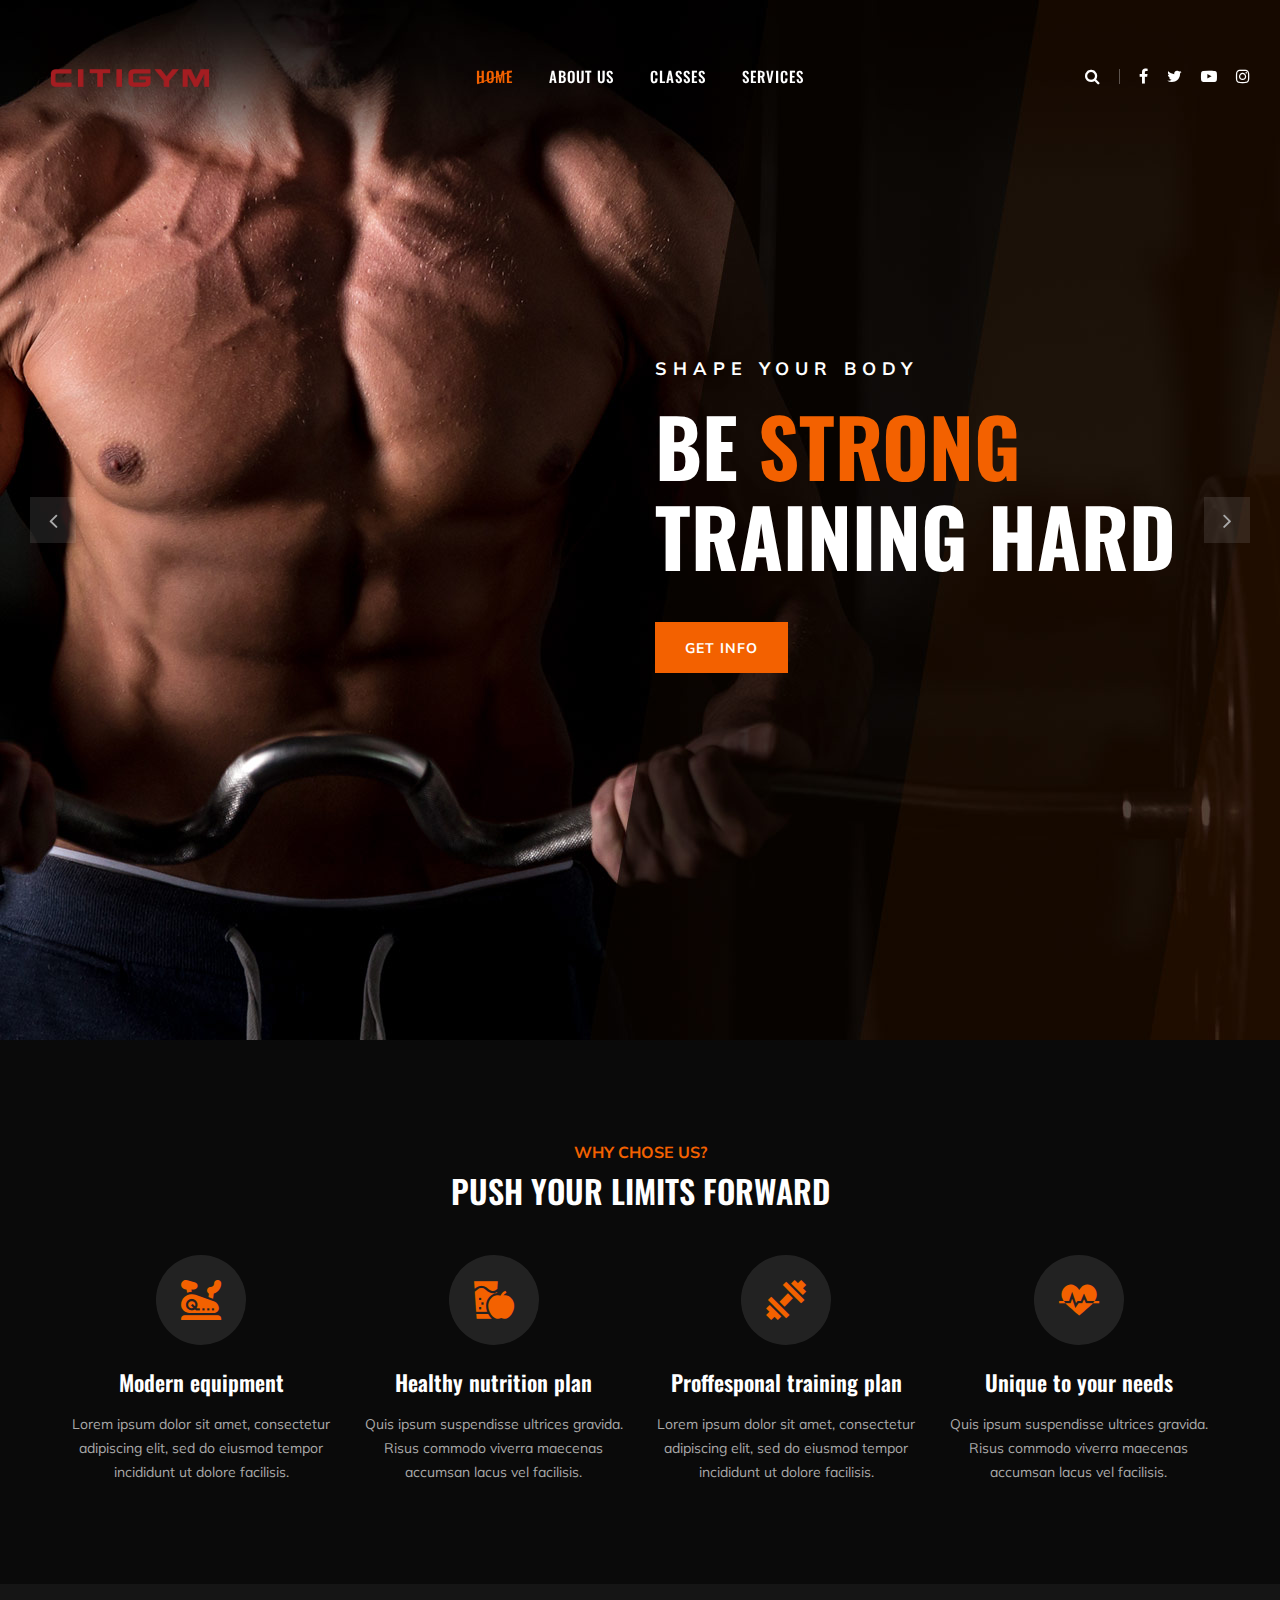
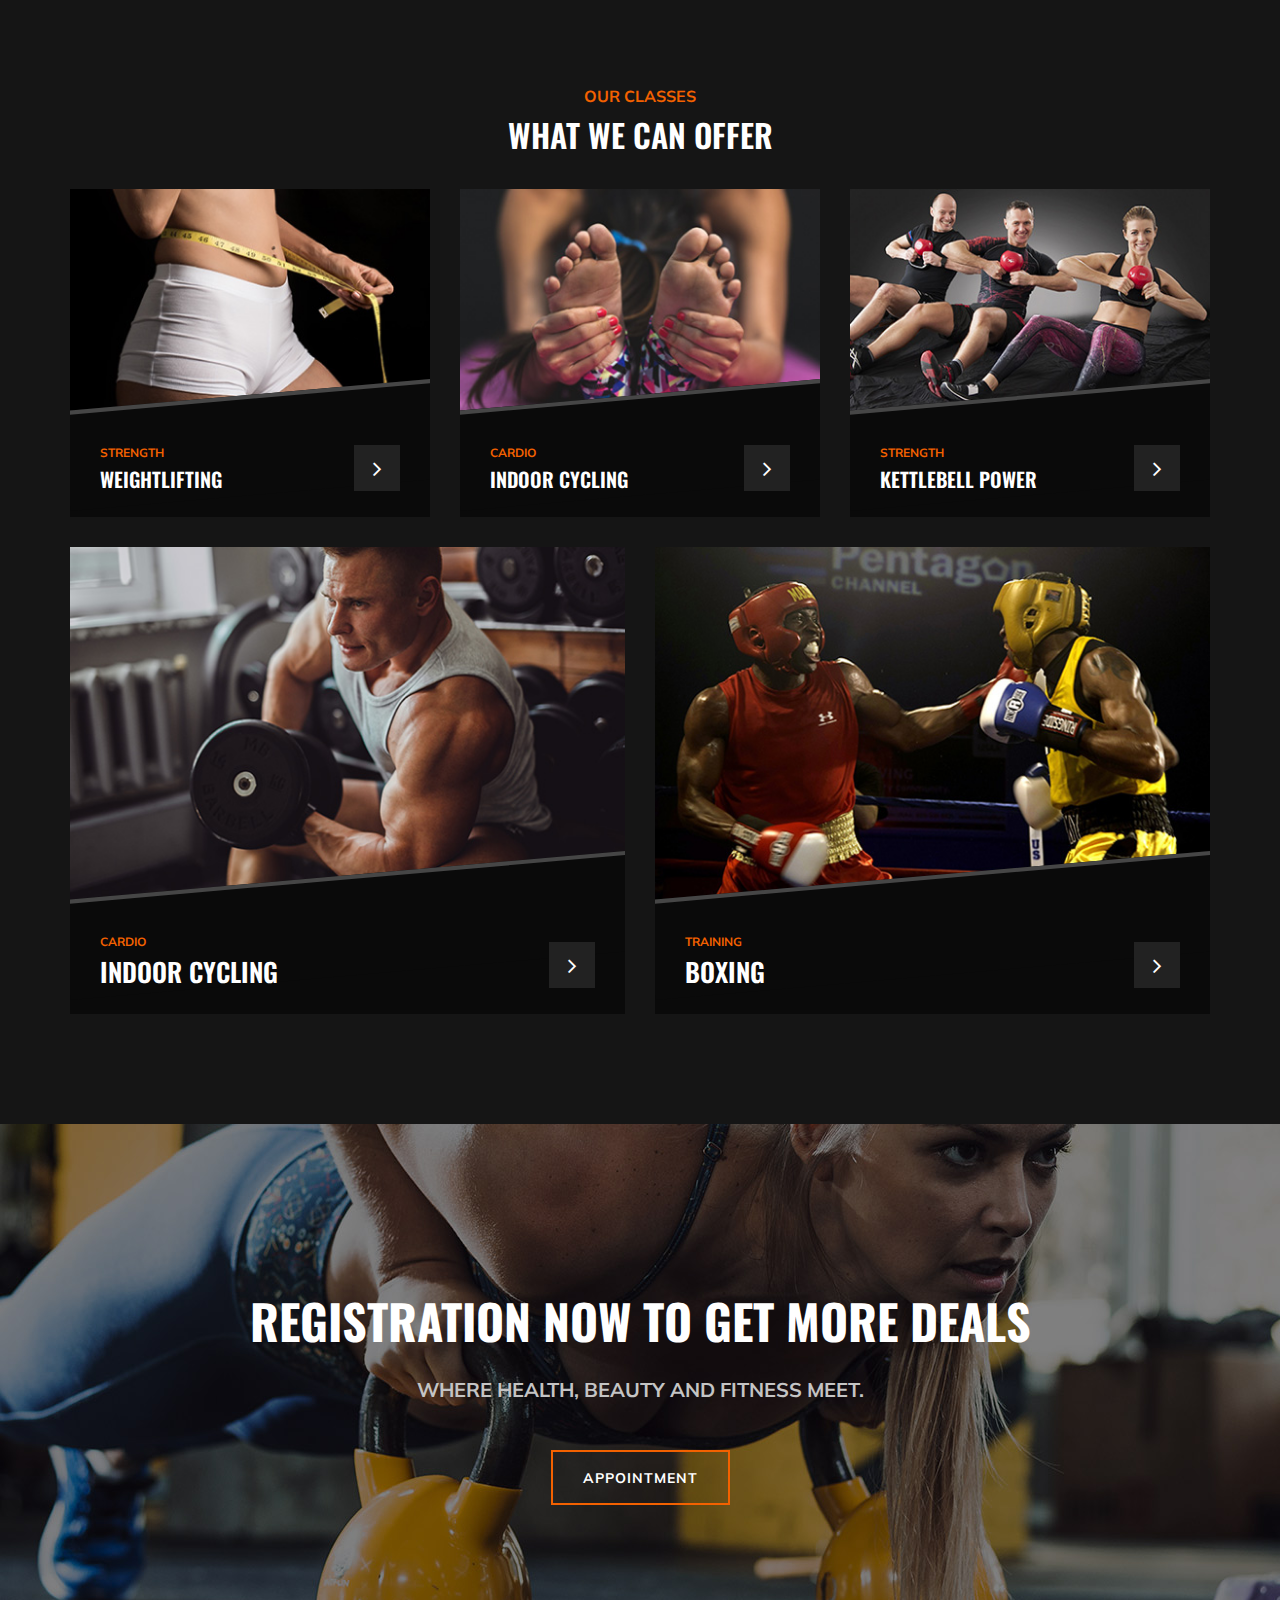
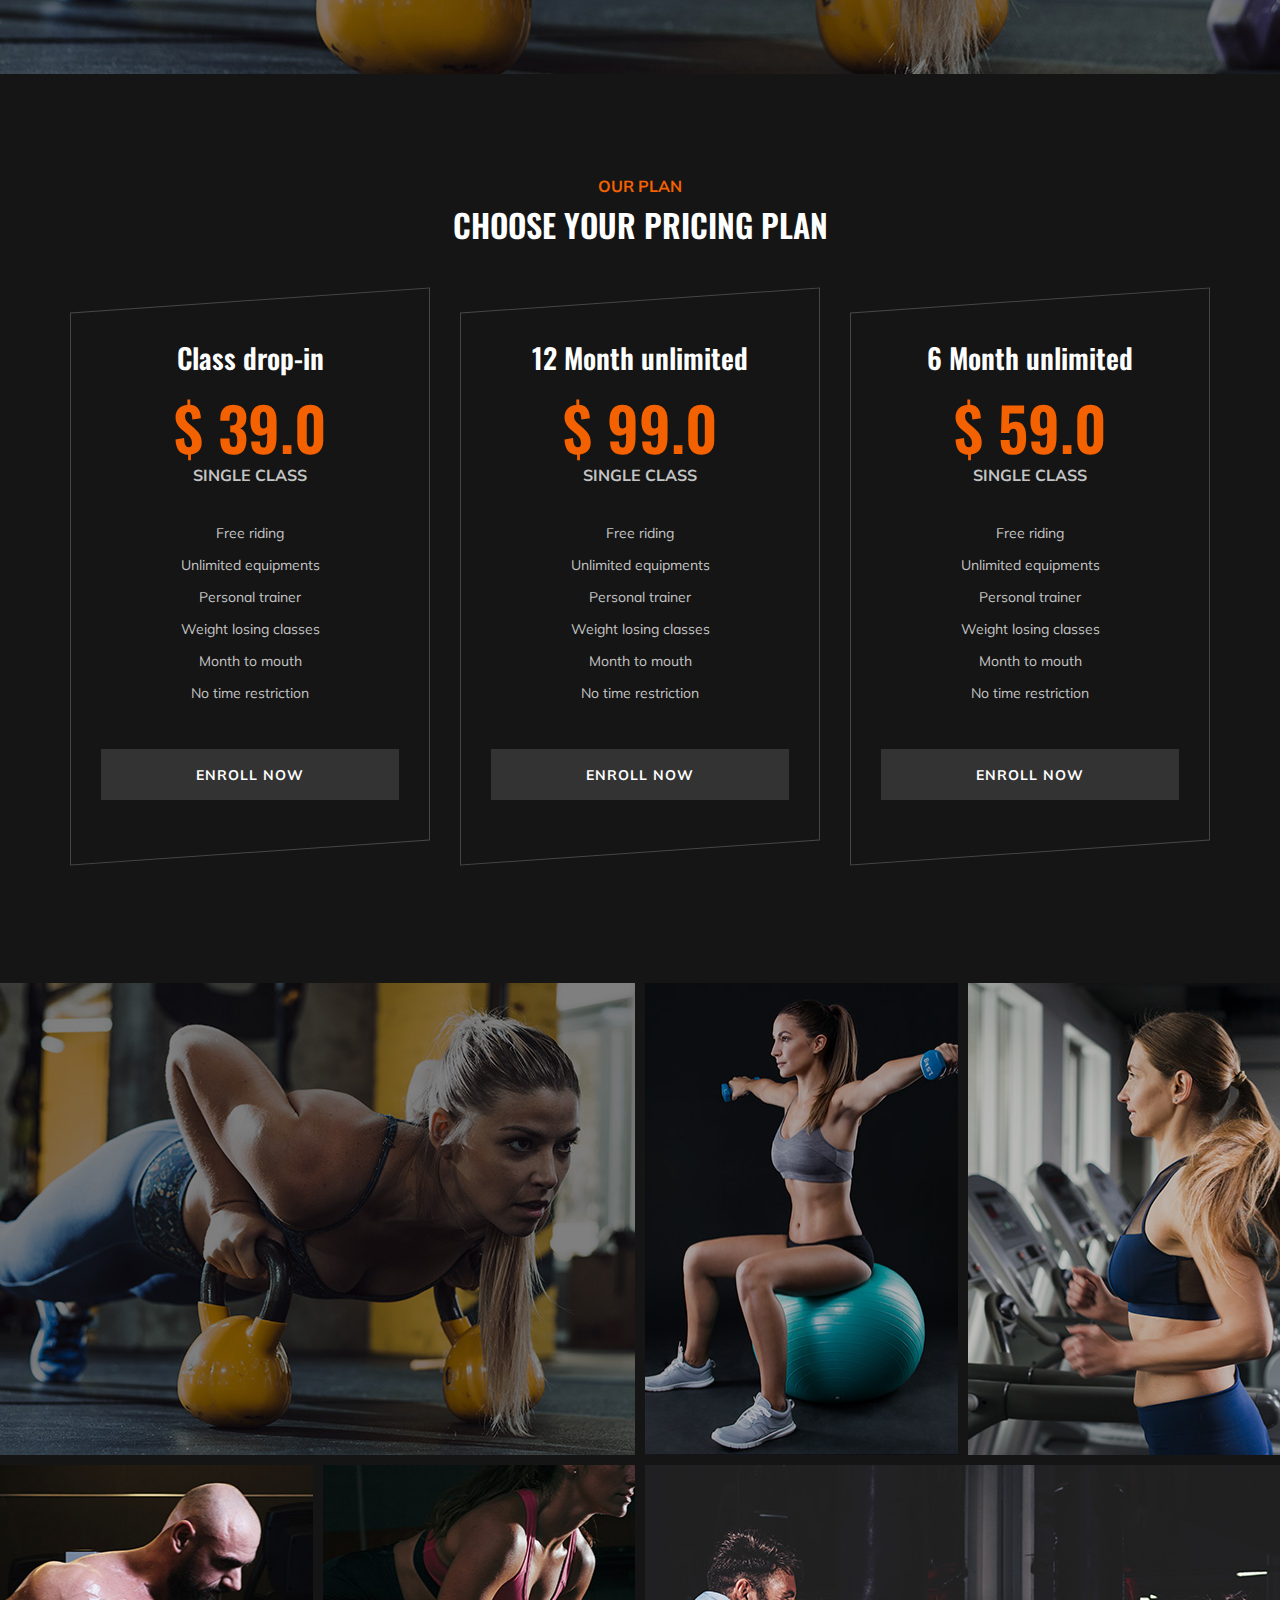
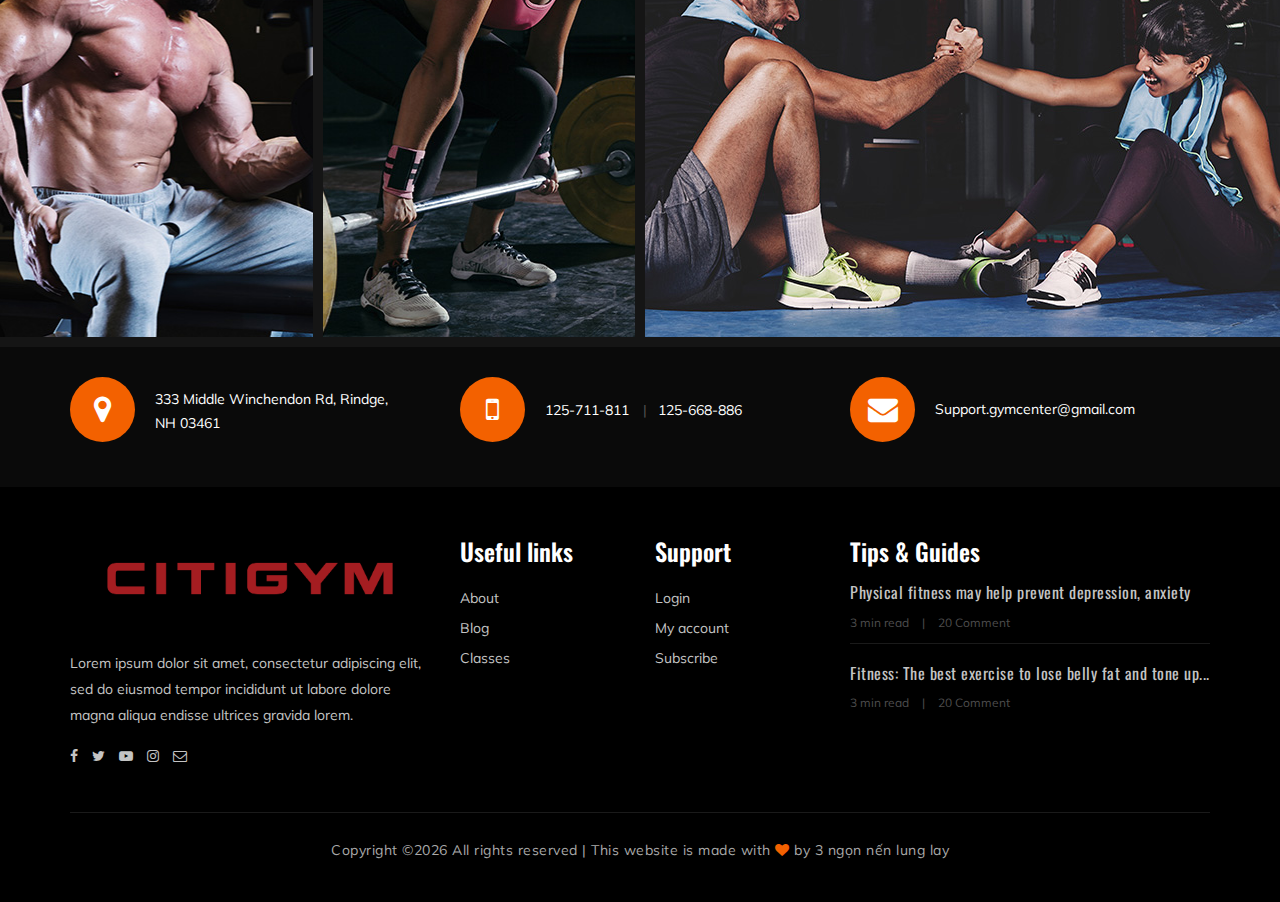
<file: gymlife-master/index.html>
<!DOCTYPE html>
<html lang="zxx">

<head>
    <meta charset="UTF-8">
    <meta name="description" content="Gym Template">
    <meta name="keywords" content="Gym, unica, creative, html">
    <meta name="viewport" content="width=device-width, initial-scale=1.0">
    <meta http-equiv="X-UA-Compatible" content="ie=edge">
    <title>Gym | Template</title>

    <!-- Google Font -->
    <link href="https://fonts.googleapis.com/css?family=Muli:300,400,500,600,700,800,900&display=swap" rel="stylesheet">
    <link href="https://fonts.googleapis.com/css?family=Oswald:300,400,500,600,700&display=swap" rel="stylesheet">

    <!-- Css Styles -->
    <link rel="stylesheet" href="css/bootstrap.min.css" type="text/css">
    <link rel="stylesheet" href="css/font-awesome.min.css" type="text/css">
    <link rel="stylesheet" href="css/flaticon.css" type="text/css">
    <link rel="stylesheet" href="css/owl.carousel.min.css" type="text/css">
    <link rel="stylesheet" href="css/barfiller.css" type="text/css">
    <link rel="stylesheet" href="css/magnific-popup.css" type="text/css">
    <link rel="stylesheet" href="css/slicknav.min.css" type="text/css">
    <link rel="stylesheet" href="css/style.css" type="text/css">
</head>

<body>
    <!-- Offcanvas Menu Section Begin -->
    <div class="offcanvas-menu-overlay"></div>
    <div class="offcanvas-menu-wrapper">
        <div class="canvas-close">
            <i class="fa fa-close"></i>
        </div>
        <div class="canvas-search search-switch">
            <i class="fa fa-search"></i>
        </div>
        <nav class="canvas-menu mobile-menu">
            <ul>
                <li><a href="./index.html">Home</a></li>
                <li><a href="./about-us.html">About Us</a></li>
                <li><a href="./classes.html">Classes</a></li>
                <li><a href="./services.html">Services</a></li>
            </ul>
        </nav>
        <div id="mobile-menu-wrap"></div>
        <div class="canvas-social">
            <a href="https://www.facebook.com/CITIGYMVN" target="_blank">
                <i class="fa fa-facebook"></i>
            </a>
            <a href="#"><i class="fa fa-twitter"></i></a>
            <a href="#"><i class="fa fa-youtube-play"></i></a>
            <a href="https://www.instagram.com/citigymvn/" target="_blank">
                <i class="fa fa-instagram"></i>
            </a>
        </div>
    </div>
    <!-- Offcanvas Menu Section End -->

    <!-- Header Section Begin -->
    <header class="header-section">
        <div class="container-fluid">
            <div class="row">
                <div class="col-lg-3">
                    <div class="logo">
                        <a href="./index.html">
                            <img src="img/logo.png" alt="">
                        </a>
                    </div>
                </div>
                <div class="col-lg-6">
                    <nav class="nav-menu">
                        <ul>
                            <li class="active"><a href="./index.html">Home</a></li>
                            <li><a href="./about-us.html">About Us</a></li>
                            <li><a href="./class-details.html">Classes</a></li>
                            <li><a href="./services.html">Services</a></li>
                        </ul>
                    </nav>
                </div>
                <div class="col-lg-3">
                    <div class="top-option">
                        <div class="to-search search-switch">
                            <i class="fa fa-search"></i>
                        </div>
                        <div class="to-social">
                            <a href="https://www.facebook.com/CITIGYMVN" target="_blank">
                                <i class="fa fa-facebook"></i>
                            </a>
                            <a href="#"><i class="fa fa-twitter"></i></a>
                            <a href="#"><i class="fa fa-youtube-play"></i></a>
                            <a href="https://www.instagram.com/citigymvn/" target="_blank">
                                <i class="fa fa-instagram"></i>
                            </a>
                        </div>
                    </div>
                </div>
            </div>
            <div class="canvas-open">
                <i class="fa fa-bars"></i>
            </div>
        </div>
    </header>
    <!-- Header End -->

    <!-- Hero Section Begin -->
    <section class="hero-section">
        <div class="hs-slider owl-carousel">
            <div class="hs-item set-bg" data-setbg="img/hero/hero-1.jpg">
                <div class="container">
                    <div class="row">
                        <div class="col-lg-6 offset-lg-6">
                            <div class="hi-text">
                                <span>Shape your body</span>
                                <h1>Be <strong>strong</strong> training hard</h1>
                                <a href="#" class="primary-btn">Get info</a>
                            </div>
                        </div>
                    </div>
                </div>
            </div>
            <div class="hs-item set-bg" data-setbg="img/hero/hero-2.jpg">
                <div class="container">
                    <div class="row">
                        <div class="col-lg-6 offset-lg-6">
                            <div class="hi-text">
                                <span>Shape your body</span>
                                <h1>Be <strong>strong</strong> training hard</h1>
                                <a href="#" class="primary-btn">Get info</a>
                            </div>
                        </div>
                    </div>
                </div>
            </div>
        </div>
    </section>
    <!-- Hero Section End -->

    <!-- ChoseUs Section Begin -->
    <section class="choseus-section spad">
        <div class="container">
            <div class="row">
                <div class="col-lg-12">
                    <div class="section-title">
                        <span>Why chose us?</span>
                        <h2>PUSH YOUR LIMITS FORWARD</h2>
                    </div>
                </div>
            </div>
            <div class="row">
                <div class="col-lg-3 col-sm-6">
                    <div class="cs-item">
                        <span class="flaticon-034-stationary-bike"></span>
                        <h4>Modern equipment</h4>
                        <p>Lorem ipsum dolor sit amet, consectetur adipiscing elit, sed do eiusmod tempor incididunt ut
                            dolore facilisis.</p>
                    </div>
                </div>
                <div class="col-lg-3 col-sm-6">
                    <div class="cs-item">
                        <span class="flaticon-033-juice"></span>
                        <h4>Healthy nutrition plan</h4>
                        <p>Quis ipsum suspendisse ultrices gravida. Risus commodo viverra maecenas accumsan lacus vel
                            facilisis.</p>
                    </div>
                </div>
                <div class="col-lg-3 col-sm-6">
                    <div class="cs-item">
                        <span class="flaticon-002-dumbell"></span>
                        <h4>Proffesponal training plan</h4>
                        <p>Lorem ipsum dolor sit amet, consectetur adipiscing elit, sed do eiusmod tempor incididunt ut
                            dolore facilisis.</p>
                    </div>
                </div>
                <div class="col-lg-3 col-sm-6">
                    <div class="cs-item">
                        <span class="flaticon-014-heart-beat"></span>
                        <h4>Unique to your needs</h4>
                        <p>Quis ipsum suspendisse ultrices gravida. Risus commodo viverra maecenas accumsan lacus vel
                            facilisis.</p>
                    </div>
                </div>
            </div>
        </div>
    </section>
    <!-- ChoseUs Section End -->

    <!-- Classes Section Begin -->
    <section class="classes-section spad">
        <div class="container">
            <div class="row">
                <div class="col-lg-12">
                    <div class="section-title">
                        <span>Our Classes</span>
                        <h2>WHAT WE CAN OFFER</h2>
                    </div>
                </div>
            </div>
            <div class="row">
                <div class="col-lg-4 col-md-6">
                    <div class="class-item">
                        <div class="ci-pic">
                            <img src="img/classes/class-1.jpg" alt="">
                        </div>
                        <div class="ci-text">
                            <span>STRENGTH</span>
                            <h5>Weightlifting</h5>
                            <a href="#"><i class="fa fa-angle-right"></i></a>
                        </div>
                    </div>
                </div>
                <div class="col-lg-4 col-md-6">
                    <div class="class-item">
                        <div class="ci-pic">
                            <img src="img/classes/class-2.jpg" alt="">
                        </div>
                        <div class="ci-text">
                            <span>Cardio</span>
                            <h5>Indoor cycling</h5>
                            <a href="#"><i class="fa fa-angle-right"></i></a>
                        </div>
                    </div>
                </div>
                <div class="col-lg-4 col-md-6">
                    <div class="class-item">
                        <div class="ci-pic">
                            <img src="img/classes/class-3.jpg" alt="">
                        </div>
                        <div class="ci-text">
                            <span>STRENGTH</span>
                            <h5>Kettlebell power</h5>
                            <a href="#"><i class="fa fa-angle-right"></i></a>
                        </div>
                    </div>
                </div>
                <div class="col-lg-6 col-md-6">
                    <div class="class-item">
                        <div class="ci-pic">
                            <img src="img/classes/class-4.jpg" alt="">
                        </div>
                        <div class="ci-text">
                            <span>Cardio</span>
                            <h4>Indoor cycling</h4>
                            <a href="#"><i class="fa fa-angle-right"></i></a>
                        </div>
                    </div>
                </div>
                <div class="col-lg-6">
                    <div class="class-item">
                        <div class="ci-pic">
                            <img src="img/classes/class-5.jpg" alt="">
                        </div>
                        <div class="ci-text">
                            <span>Training</span>
                            <h4>Boxing</h4>
                            <a href="#"><i class="fa fa-angle-right"></i></a>
                        </div>
                    </div>
                </div>
            </div>
        </div>
    </section>
    <!-- ChoseUs Section End -->

    <!-- Banner Section Begin -->
    <section class="banner-section set-bg" data-setbg="img/banner-bg.jpg">
        <div class="container">
            <div class="row">
                <div class="col-lg-12 text-center">
                    <div class="bs-text">
                        <h2>registration now to get more deals</h2>
                        <div class="bt-tips">Where health, beauty and fitness meet.</div>
                        <a href="#" class="primary-btn  btn-normal">Appointment</a>
                    </div>
                </div>
            </div>
        </div>
    </section>
    <!-- Banner Section End -->

    <!-- Pricing Section Begin -->
    <section class="pricing-section spad">
        <div class="container">
            <div class="row">
                <div class="col-lg-12">
                    <div class="section-title">
                        <span>Our Plan</span>
                        <h2>Choose your pricing plan</h2>
                    </div>
                </div>
            </div>
            <div class="row justify-content-center">
                <div class="col-lg-4 col-md-8">
                    <div class="ps-item">
                        <h3>Class drop-in</h3>
                        <div class="pi-price">
                            <h2>$ 39.0</h2>
                            <span>SINGLE CLASS</span>
                        </div>
                        <ul>
                            <li>Free riding</li>
                            <li>Unlimited equipments</li>
                            <li>Personal trainer</li>
                            <li>Weight losing classes</li>
                            <li>Month to mouth</li>
                            <li>No time restriction</li>
                        </ul>
                        <a href="#" class="primary-btn pricing-btn">Enroll now</a>
                        <a href="#" class="thumb-icon"><i class="fa fa-picture-o"></i></a>
                    </div>
                </div>
                <div class="col-lg-4 col-md-8">
                    <div class="ps-item">
                        <h3>12 Month unlimited</h3>
                        <div class="pi-price">
                            <h2>$ 99.0</h2>
                            <span>SINGLE CLASS</span>
                        </div>
                        <ul>
                            <li>Free riding</li>
                            <li>Unlimited equipments</li>
                            <li>Personal trainer</li>
                            <li>Weight losing classes</li>
                            <li>Month to mouth</li>
                            <li>No time restriction</li>
                        </ul>
                        <a href="#" class="primary-btn pricing-btn">Enroll now</a>
                        <a href="#" class="thumb-icon"><i class="fa fa-picture-o"></i></a>
                    </div>
                </div>
                <div class="col-lg-4 col-md-8">
                    <div class="ps-item">
                        <h3>6 Month unlimited</h3>
                        <div class="pi-price">
                            <h2>$ 59.0</h2>
                            <span>SINGLE CLASS</span>
                        </div>
                        <ul>
                            <li>Free riding</li>
                            <li>Unlimited equipments</li>
                            <li>Personal trainer</li>
                            <li>Weight losing classes</li>
                            <li>Month to mouth</li>
                            <li>No time restriction</li>
                        </ul>
                        <a href="#" class="primary-btn pricing-btn">Enroll now</a>
                        <a href="#" class="thumb-icon"><i class="fa fa-picture-o"></i></a>
                    </div>
                </div>
            </div>
        </div>
    </section>
    <!-- Pricing Section End -->

    <!-- Gallery Section Begin -->
    <div class="gallery-section">
        <div class="gallery">
            <div class="grid-sizer"></div>
            <div class="gs-item grid-wide set-bg" data-setbg="img/gallery/gallery-1.jpg">
                <a href="img/gallery/gallery-1.jpg" class="thumb-icon image-popup"><i class="fa fa-picture-o"></i></a>
            </div>
            <div class="gs-item set-bg" data-setbg="img/gallery/gallery-2.jpg">
                <a href="img/gallery/gallery-2.jpg" class="thumb-icon image-popup"><i class="fa fa-picture-o"></i></a>
            </div>
            <div class="gs-item set-bg" data-setbg="img/gallery/gallery-3.jpg">
                <a href="img/gallery/gallery-3.jpg" class="thumb-icon image-popup"><i class="fa fa-picture-o"></i></a>
            </div>
            <div class="gs-item set-bg" data-setbg="img/gallery/gallery-4.jpg">
                <a href="img/gallery/gallery-4.jpg" class="thumb-icon image-popup"><i class="fa fa-picture-o"></i></a>
            </div>
            <div class="gs-item set-bg" data-setbg="img/gallery/gallery-5.jpg">
                <a href="img/gallery/gallery-5.jpg" class="thumb-icon image-popup"><i class="fa fa-picture-o"></i></a>
            </div>
            <div class="gs-item grid-wide set-bg" data-setbg="img/gallery/gallery-6.jpg">
                <a href="img/gallery/gallery-6.jpg" class="thumb-icon image-popup"><i class="fa fa-picture-o"></i></a>
            </div>
        </div>
    </div>
    <!-- Gallery Section End -->

    <!-- Team Section Begin -->
    <!-- <section class="team-section spad">
        <div class="container">
            <div class="row">
                <div class="col-lg-12">
                    <div class="team-title">
                        <div class="section-title">
                            <span>Our Team</span>
                            <h2>TRAIN WITH EXPERTS</h2>
                        </div>
                        <a href="#" class="primary-btn btn-normal appoinment-btn">appointment</a>
                    </div>
                </div>
            </div>
            <div class="row">
                <div class="ts-slider owl-carousel">
                    <div class="col-lg-4">
                        <div class="ts-item set-bg" data-setbg="img/team/team-1.jpg">
                            <div class="ts_text">
                                <h4>Athart Rachel</h4>
                                <span>Gym Trainer</span>
                            </div>
                        </div>
                    </div>
                    <div class="col-lg-4">
                        <div class="ts-item set-bg" data-setbg="img/team/team-2.jpg">
                            <div class="ts_text">
                                <h4>Athart Rachel</h4>
                                <span>Gym Trainer</span>
                            </div>
                        </div>
                    </div>
                    <div class="col-lg-4">
                        <div class="ts-item set-bg" data-setbg="img/team/team-3.jpg">
                            <div class="ts_text">
                                <h4>Athart Rachel</h4>
                                <span>Gym Trainer</span>
                            </div>
                        </div>
                    </div>
                    <div class="col-lg-4">
                        <div class="ts-item set-bg" data-setbg="img/team/team-4.jpg">
                            <div class="ts_text">
                                <h4>Athart Rachel</h4>
                                <span>Gym Trainer</span>
                            </div>
                        </div>
                    </div>
                    <div class="col-lg-4">
                        <div class="ts-item set-bg" data-setbg="img/team/team-5.jpg">
                            <div class="ts_text">
                                <h4>Athart Rachel</h4>
                                <span>Gym Trainer</span>
                            </div>
                        </div>
                    </div>
                    <div class="col-lg-4">
                        <div class="ts-item set-bg" data-setbg="img/team/team-6.jpg">
                            <div class="ts_text">
                                <h4>Athart Rachel</h4>
                                <span>Gym Trainer</span>
                            </div>
                        </div>
                    </div>
                </div>
            </div>
        </div>
    </section> -->
    <!-- Team Section End -->

    <!-- Get In Touch Section Begin -->
    <div class="gettouch-section">
        <div class="container">
            <div class="row">
                <div class="col-md-4">
                    <div class="gt-text">
                        <i class="fa fa-map-marker"></i>
                        <p>333 Middle Winchendon Rd, Rindge,<br/> NH 03461</p>
                    </div>
                </div>
                <div class="col-md-4">
                    <div class="gt-text">
                        <i class="fa fa-mobile"></i>
                        <ul>
                            <li>125-711-811</li>
                            <li>125-668-886</li>
                        </ul>
                    </div>
                </div>
                <div class="col-md-4">
                    <div class="gt-text email">
                        <i class="fa fa-envelope"></i>
                        <p>Support.gymcenter@gmail.com</p>
                    </div>
                </div>
            </div>
        </div>
    </div>
    <!-- Get In Touch Section End -->

    <!-- Footer Section Begin -->
    <section class="footer-section">
        <div class="container">
            <div class="row">
                <div class="col-lg-4">
                    <div class="fs-about">
                        <div class="fa-logo">
                            <a href="#"><img src="img/logo.png" alt=""></a>
                        </div>
                        <p>Lorem ipsum dolor sit amet, consectetur adipiscing elit, sed do eiusmod tempor incididunt ut
                            labore dolore magna aliqua endisse ultrices gravida lorem.</p>
                        <div class="fa-social">
                            <a href="https://www.facebook.com/CITIGYMVN" target="_blank">
                                <i class="fa fa-facebook"></i>
                            </a>
                            <a href="#"><i class="fa fa-twitter"></i></a>
                            <a href="#"><i class="fa fa-youtube-play"></i></a>
                            <a href="https://www.instagram.com/citigymvn/" target="_blank">
                                <i class="fa fa-instagram"></i>
                            </a>
                            <a href="#"><i class="fa  fa-envelope-o"></i></a>
                        </div>
                    </div>
                </div>
                <div class="col-lg-2 col-md-3 col-sm-6">
                    <div class="fs-widget">
                        <h4>Useful links</h4>
                        <ul>
                            <li><a href="#">About</a></li>
                            <li><a href="#">Blog</a></li>
                            <li><a href="#">Classes</a></li>
                            <!-- <li><a href="#">Contact</a></li> -->
                        </ul>
                    </div>
                </div>
                <div class="col-lg-2 col-md-3 col-sm-6">
                    <div class="fs-widget">
                        <h4>Support</h4>
                        <ul>
                            <li><a href="#">Login</a></li>
                            <li><a href="#">My account</a></li>
                            <li><a href="#">Subscribe</a></li>
                            <!-- <li><a href="#">Contact</a></li> -->
                        </ul>
                    </div>
                </div>
                <div class="col-lg-4 col-md-6">
                    <div class="fs-widget">
                        <h4>Tips & Guides</h4>
                        <div class="fw-recent">
                            <h6><a href="#">Physical fitness may help prevent depression, anxiety</a></h6>
                            <ul>
                                <li>3 min read</li>
                                <li>20 Comment</li>
                            </ul>
                        </div>
                        <div class="fw-recent">
                            <h6><a href="#">Fitness: The best exercise to lose belly fat and tone up...</a></h6>
                            <ul>
                                <li>3 min read</li>
                                <li>20 Comment</li>
                            </ul>
                        </div>
                    </div>
                </div>
            </div>
            <div class="row">
                <div class="col-lg-12 text-center">
                    <div class="copyright-text">
                        <p>
  Copyright &copy;<script>document.write(new Date().getFullYear());</script> All rights reserved | This website is made with <i class="fa fa-heart" aria-hidden="true"></i> by 3 ngọn nến lung lay
                        </p>
                    </div>
                </div>
            </div>
        </div>
    </section>
    <!-- Footer Section End -->

    <!-- Search model Begin -->
    <div class="search-model">
        <div class="h-100 d-flex align-items-center justify-content-center">
            <div class="search-close-switch">+</div>
            <form class="search-model-form">
                <input type="text" id="search-input" placeholder="Search here.....">
            </form>
        </div>
    </div>
    <!-- Search model end -->

    <!-- Js Plugins -->
    <script src="js/jquery-3.3.1.min.js"></script>
    <script src="js/bootstrap.min.js"></script>
    <script src="js/jquery.magnific-popup.min.js"></script>
    <script src="js/masonry.pkgd.min.js"></script>
    <script src="js/jquery.barfiller.js"></script>
    <script src="js/jquery.slicknav.js"></script>
    <script src="js/owl.carousel.min.js"></script>
    <script src="js/main.js"></script>



</body>

</html>
</file>
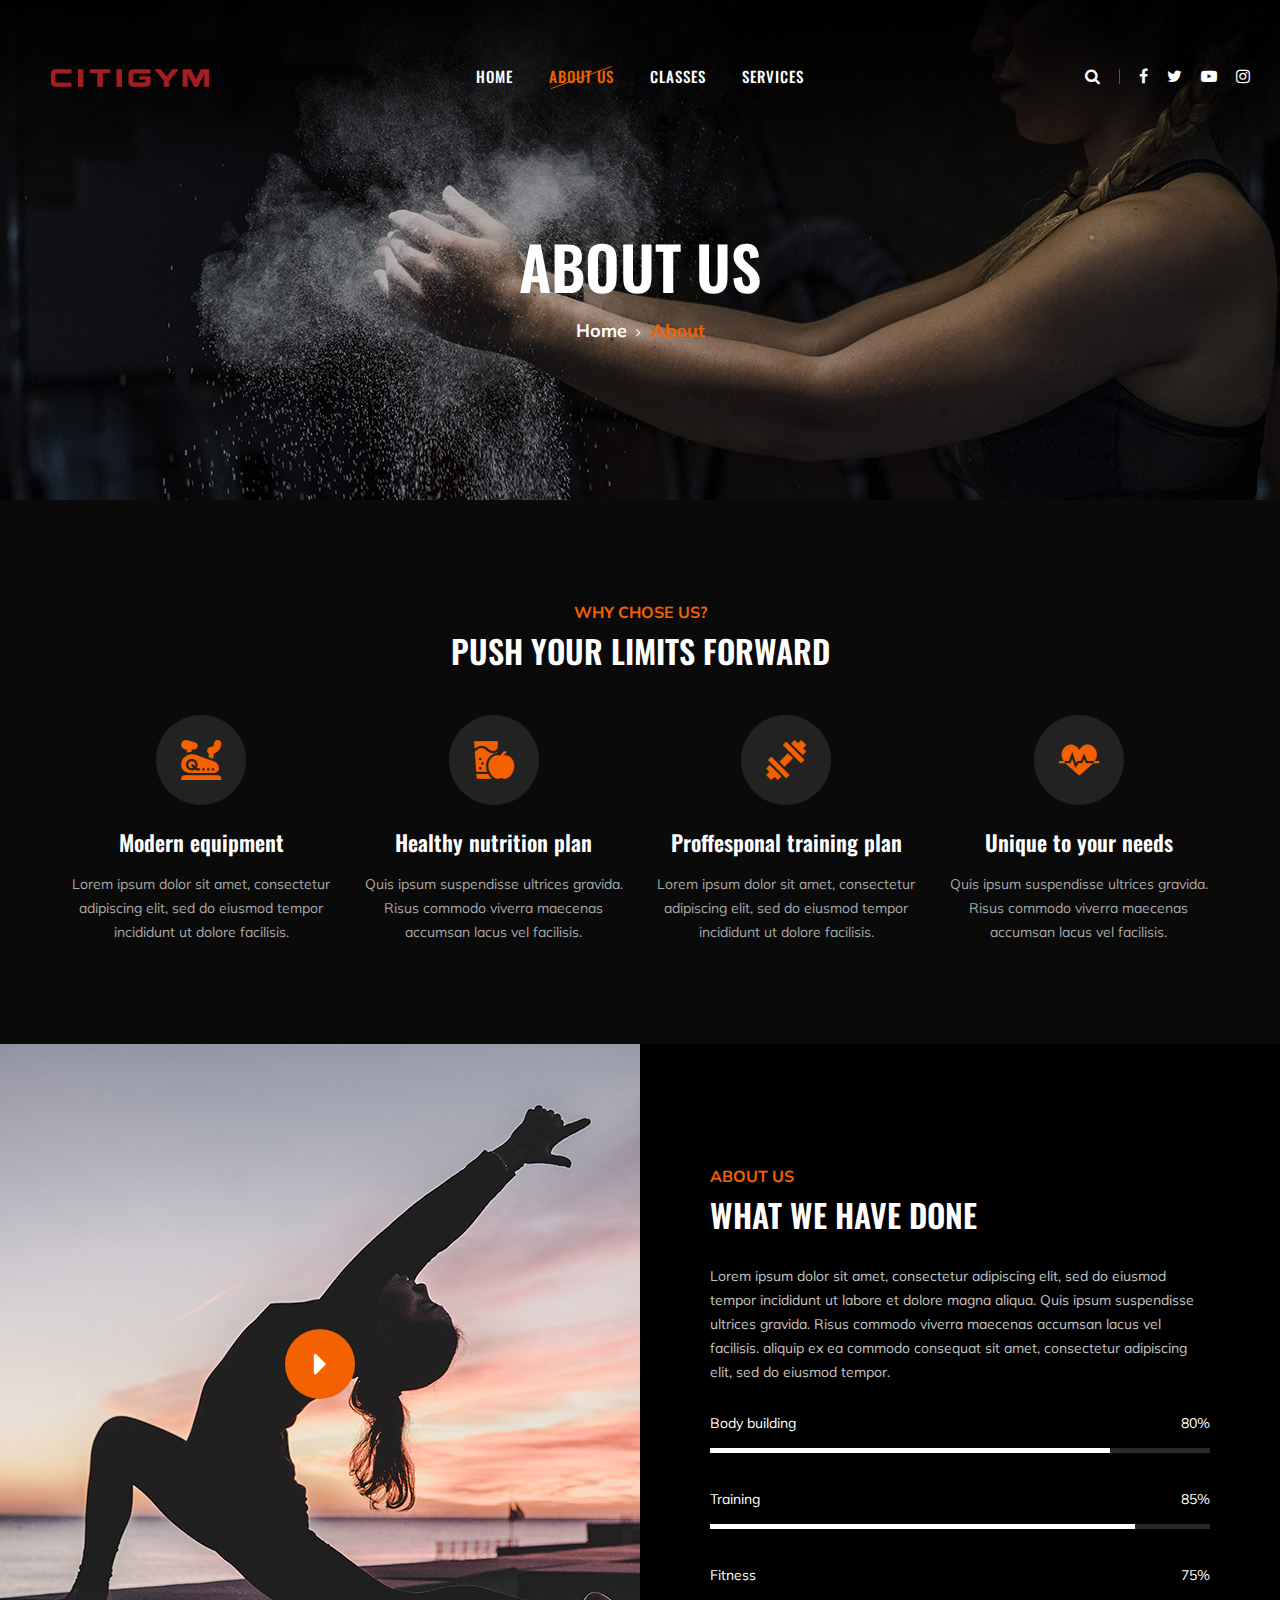
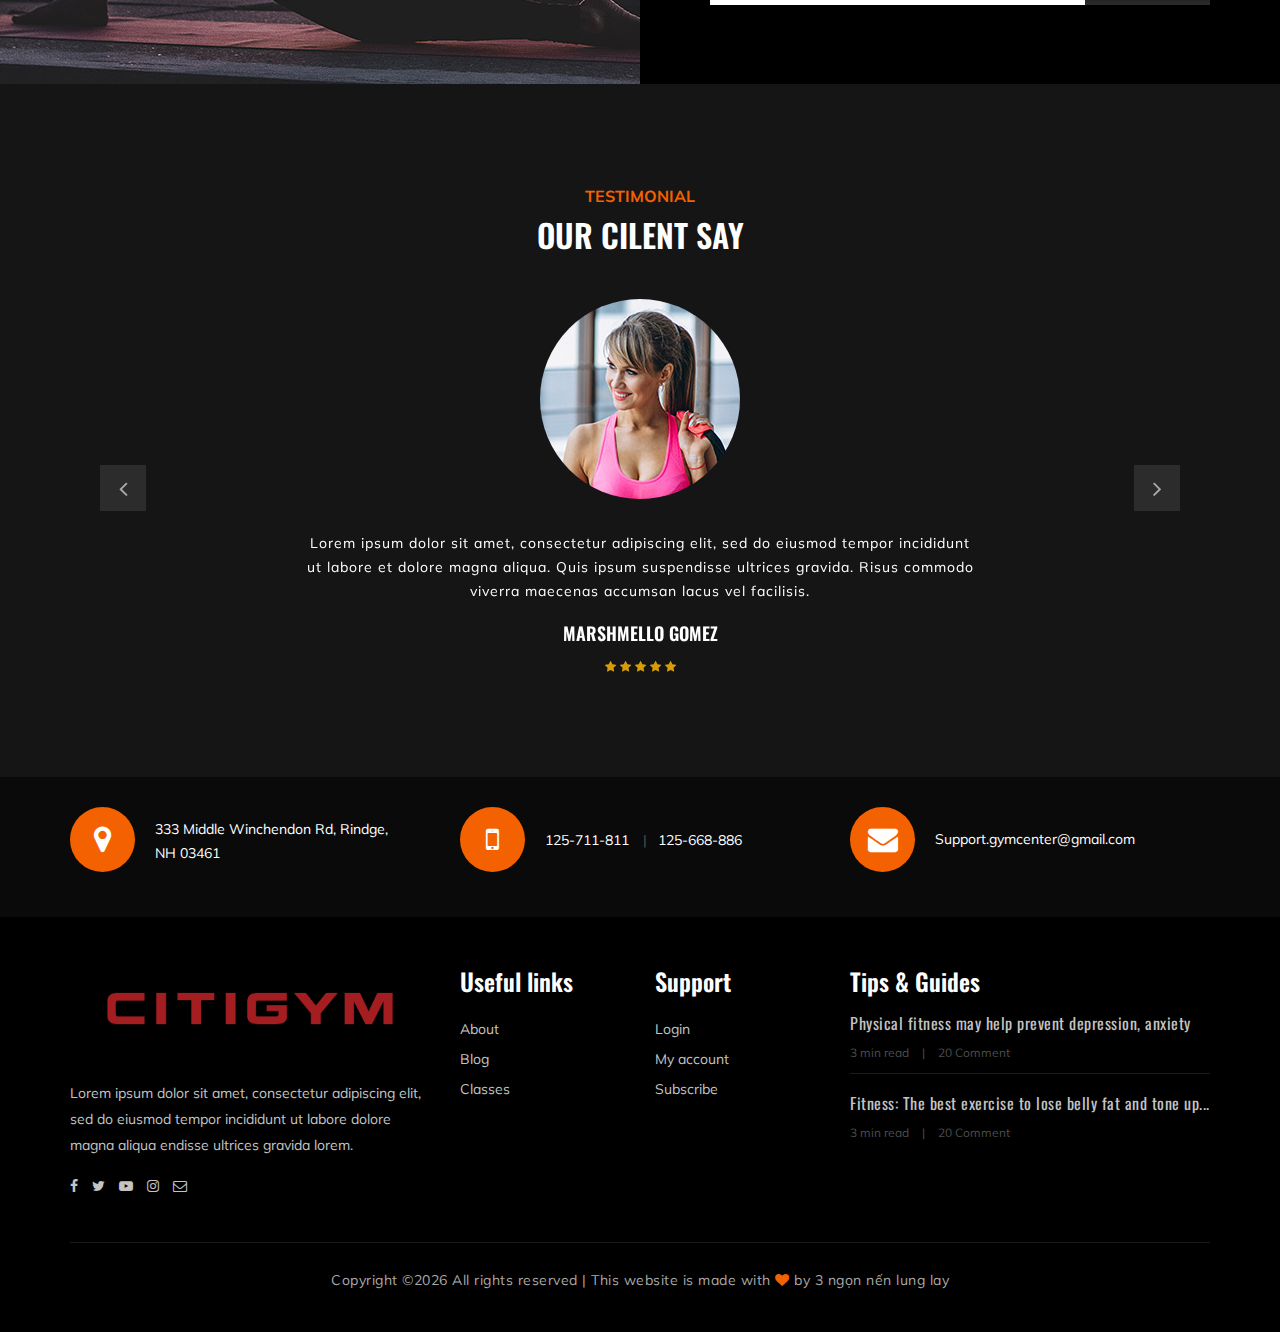
<file: gymlife-master/about-us.html>
<!DOCTYPE html>
<html lang="zxx">

<head>
    <meta charset="UTF-8">
    <meta name="description" content="Gym Template">
    <meta name="keywords" content="Gym, unica, creative, html">
    <meta name="viewport" content="width=device-width, initial-scale=1.0">
    <meta http-equiv="X-UA-Compatible" content="ie=edge">
    <title>Gym | Template</title>

    <!-- Google Font -->
    <link href="https://fonts.googleapis.com/css?family=Muli:300,400,500,600,700,800,900&display=swap" rel="stylesheet">
    <link href="https://fonts.googleapis.com/css?family=Oswald:300,400,500,600,700&display=swap" rel="stylesheet">

    <!-- Css Styles -->
    <link rel="stylesheet" href="css/bootstrap.min.css" type="text/css">
    <link rel="stylesheet" href="css/font-awesome.min.css" type="text/css">
    <link rel="stylesheet" href="css/flaticon.css" type="text/css">
    <link rel="stylesheet" href="css/owl.carousel.min.css" type="text/css">
    <link rel="stylesheet" href="css/barfiller.css" type="text/css">
    <link rel="stylesheet" href="css/magnific-popup.css" type="text/css">
    <link rel="stylesheet" href="css/slicknav.min.css" type="text/css">
    <link rel="stylesheet" href="css/style.css" type="text/css">
</head>

<body>
 <!-- Offcanvas Menu Section Begin -->
    <div class="offcanvas-menu-overlay"></div>
    <div class="offcanvas-menu-wrapper">
        <div class="canvas-close">
            <i class="fa fa-close"></i>
        </div>
        <div class="canvas-search search-switch">
            <i class="fa fa-search"></i>
        </div>
        <nav class="canvas-menu mobile-menu">
            <ul>
                <li><a href="./index.html">Home</a></li>
                <li><a href="./about-us.html">About Us</a></li>
                <li><a href="./classes.html">Classes</a></li>
                <li><a href="./services.html">Services</a></li>
            </ul>
        </nav>
        <div id="mobile-menu-wrap"></div>
        <div class="canvas-social">
            <a href="https://www.facebook.com/CITIGYMVN" target="_blank">
                <i class="fa fa-facebook"></i>
            </a>
            <a href="#"><i class="fa fa-twitter"></i></a>
            <a href="#"><i class="fa fa-youtube-play"></i></a>
            <a href="https://www.instagram.com/citigymvn/" target="_blank">
                <i class="fa fa-instagram"></i>
            </a>
        </div>
    </div>
    <!-- Offcanvas Menu Section End -->

    <!-- Header Section Begin -->
    <header class="header-section">
        <div class="container-fluid">
            <div class="row">
                <div class="col-lg-3">
                    <div class="logo">
                        <a href="./index.html">
                            <img src="img/logo.png" alt="">
                        </a>
                    </div>
                </div>
                <div class="col-lg-6">
                    <nav class="nav-menu">
                        <ul>
                            <li><a href="./index.html">Home</a></li>
                            <li class="active"><a href="./about-us.html">About Us</a></li>
                            <li><a href="./class-details.html">Classes</a></li>
                            <li><a href="./services.html">Services</a></li>
                        </ul>
                    </nav>
                </div>
                <div class="col-lg-3">
                    <div class="top-option">
                        <div class="to-search search-switch">
                            <i class="fa fa-search"></i>
                        </div>
                        <div class="to-social">
                            <a href="https://www.facebook.com/CITIGYMVN" target="_blank">
                                <i class="fa fa-facebook"></i>
                            </a>
                            <a href="#"><i class="fa fa-twitter"></i></a>
                            <a href="#"><i class="fa fa-youtube-play"></i></a>
                            <a href="https://www.instagram.com/citigymvn/" target="_blank">
                                <i class="fa fa-instagram"></i>
                            </a>
                        </div>
                    </div>
                </div>
            </div>
            <div class="canvas-open">
                <i class="fa fa-bars"></i>
            </div>
        </div>
    </header>
    <!-- Header End -->

    <!-- Breadcrumb Section Begin -->
    <section class="breadcrumb-section set-bg" data-setbg="img/breadcrumb-bg.jpg">
        <div class="container">
            <div class="row">
                <div class="col-lg-12 text-center">
                    <div class="breadcrumb-text">
                        <h2>About us</h2>
                        <div class="bt-option">
                            <a href="./index.html">Home</a>
                            <span>About</span>
                        </div>
                    </div>
                </div>
            </div>
        </div>
    </section>
    <!-- Breadcrumb Section End -->

    <!-- ChoseUs Section Begin -->
    <section class="choseus-section spad">
        <div class="container">
            <div class="row">
                <div class="col-lg-12">
                    <div class="section-title">
                        <span>Why chose us?</span>
                        <h2>PUSH YOUR LIMITS FORWARD</h2>
                    </div>
                </div>
            </div>
            <div class="row">
                <div class="col-lg-3 col-sm-6">
                    <div class="cs-item">
                        <span class="flaticon-034-stationary-bike"></span>
                        <h4>Modern equipment</h4>
                        <p>Lorem ipsum dolor sit amet, consectetur adipiscing elit, sed do eiusmod tempor incididunt ut
                            dolore facilisis.</p>
                    </div>
                </div>
                <div class="col-lg-3 col-sm-6">
                    <div class="cs-item">
                        <span class="flaticon-033-juice"></span>
                        <h4>Healthy nutrition plan</h4>
                        <p>Quis ipsum suspendisse ultrices gravida. Risus commodo viverra maecenas accumsan lacus vel
                            facilisis.</p>
                    </div>
                </div>
                <div class="col-lg-3 col-sm-6">
                    <div class="cs-item">
                        <span class="flaticon-002-dumbell"></span>
                        <h4>Proffesponal training plan</h4>
                        <p>Lorem ipsum dolor sit amet, consectetur adipiscing elit, sed do eiusmod tempor incididunt ut
                            dolore facilisis.</p>
                    </div>
                </div>
                <div class="col-lg-3 col-sm-6">
                    <div class="cs-item">
                        <span class="flaticon-014-heart-beat"></span>
                        <h4>Unique to your needs</h4>
                        <p>Quis ipsum suspendisse ultrices gravida. Risus commodo viverra maecenas accumsan lacus vel
                            facilisis.</p>
                    </div>
                </div>
            </div>
        </div>
    </section>
    <!-- ChoseUs Section End -->

    <!-- About US Section Begin -->
    <section class="aboutus-section">
        <div class="container-fluid">
            <div class="row">
                <div class="col-lg-6 p-0">
                    <div class="about-video set-bg" data-setbg="img/about-us.jpg">
                        <a href="https://www.youtube.com/watch?v=EzKkl64rRbM" class="play-btn video-popup"><i
                                class="fa fa-caret-right"></i></a>
                    </div>
                </div>
                <div class="col-lg-6 p-0">
                    <div class="about-text">
                        <div class="section-title">
                            <span>About Us</span>
                            <h2>What we have done</h2>
                        </div>
                        <div class="at-desc">
                            <p>Lorem ipsum dolor sit amet, consectetur adipiscing elit, sed do eiusmod tempor incididunt
                                ut labore et dolore magna aliqua. Quis ipsum suspendisse ultrices gravida. Risus commodo
                                viverra maecenas accumsan lacus vel facilisis. aliquip ex ea commodo consequat sit amet,
                                consectetur adipiscing elit, sed do eiusmod tempor.</p>
                        </div>
                        <div class="about-bar">
                            <div class="ab-item">
                                <p>Body building</p>
                                <div id="bar1" class="barfiller">
                                    <span class="fill" data-percentage="80"></span>
                                    <div class="tipWrap">
                                        <span class="tip"></span>
                                    </div>
                                </div>
                            </div>
                            <div class="ab-item">
                                <p>Training</p>
                                <div id="bar2" class="barfiller">
                                    <span class="fill" data-percentage="85"></span>
                                    <div class="tipWrap">
                                        <span class="tip"></span>
                                    </div>
                                </div>
                            </div>
                            <div class="ab-item">
                                <p>Fitness</p>
                                <div id="bar3" class="barfiller">
                                    <span class="fill" data-percentage="75"></span>
                                    <div class="tipWrap">
                                        <span class="tip"></span>
                                    </div>
                                </div>
                            </div>
                        </div>
                    </div>
                </div>
            </div>
        </div>
    </section>
    <!-- About US Section End -->

    <!-- Team Section Begin -->
    <!-- <section class="team-section spad">
        <div class="container">
            <div class="row">
                <div class="col-lg-12">
                    <div class="team-title">
                        <div class="section-title">
                            <span>Our Team</span>
                            <h2>TRAIN WITH EXPERTS</h2>
                        </div>
                        <a href="#" class="primary-btn btn-normal appoinment-btn">appointment</a>
                    </div>
                </div>
            </div>
            <div class="row">
                <div class="ts-slider owl-carousel">
                    <div class="col-lg-4">
                        <div class="ts-item set-bg" data-setbg="img/team/team-1.jpg">
                            <div class="ts_text">
                                <h4>Athart Rachel</h4>
                                <span>Gym Trainer</span>
                            </div>
                        </div>
                    </div>
                    <div class="col-lg-4">
                        <div class="ts-item set-bg" data-setbg="img/team/team-2.jpg">
                            <div class="ts_text">
                                <h4>Athart Rachel</h4>
                                <span>Gym Trainer</span>
                            </div>
                        </div>
                    </div>
                    <div class="col-lg-4">
                        <div class="ts-item set-bg" data-setbg="img/team/team-3.jpg">
                            <div class="ts_text">
                                <h4>Athart Rachel</h4>
                                <span>Gym Trainer</span>
                            </div>
                        </div>
                    </div>
                    <div class="col-lg-4">
                        <div class="ts-item set-bg" data-setbg="img/team/team-4.jpg">
                            <div class="ts_text">
                                <h4>Athart Rachel</h4>
                                <span>Gym Trainer</span>
                            </div>
                        </div>
                    </div>
                    <div class="col-lg-4">
                        <div class="ts-item set-bg" data-setbg="img/team/team-5.jpg">
                            <div class="ts_text">
                                <h4>Athart Rachel</h4>
                                <span>Gym Trainer</span>
                            </div>
                        </div>
                    </div>
                    <div class="col-lg-4">
                        <div class="ts-item set-bg" data-setbg="img/team/team-6.jpg">
                            <div class="ts_text">
                                <h4>Athart Rachel</h4>
                                <span>Gym Trainer</span>
                            </div>
                        </div>
                    </div>
                </div>
            </div>
        </div>
    </section> -->
    <!-- Team Section End -->

    <!-- Banner Section Begin -->
    <!-- <section class="banner-section set-bg" data-setbg="img/banner-bg.jpg">
        <div class="container">
            <div class="row">
                <div class="col-lg-12 text-center">
                    <div class="bs-text">
                        <h2>registration now to get more deals</h2>
                        <div class="bt-tips">Where health, beauty and fitness meet.</div>
                        <a href="#" class="primary-btn  btn-normal">Appointment</a>
                    </div>
                </div>
            </div>
        </div>
    </section> -->
    <!-- Banner Section End -->

    <!-- Testimonial Section Begin -->
    <section class="testimonial-section spad">
        <div class="container">
            <div class="row">
                <div class="col-lg-12">
                    <div class="section-title">
                        <span>Testimonial</span>
                        <h2>Our cilent say</h2>
                    </div>
                </div>
            </div>
            <div class="ts_slider owl-carousel">
                <div class="ts_item">
                    <div class="row">
                        <div class="col-lg-12 text-center">
                            <div class="ti_pic">
                                <img src="img/testimonial/testimonial-1.jpg" alt="">
                            </div>
                            <div class="ti_text">
                                <p>Lorem ipsum dolor sit amet, consectetur adipiscing elit, sed do eiusmod tempor
                                    incididunt<br /> ut labore et dolore magna aliqua. Quis ipsum suspendisse ultrices
                                    gravida. Risus commodo<br /> viverra maecenas accumsan lacus vel facilisis.</p>
                                <h5>Marshmello Gomez</h5>
                                <div class="tt-rating">
                                    <i class="fa fa-star"></i>
                                    <i class="fa fa-star"></i>
                                    <i class="fa fa-star"></i>
                                    <i class="fa fa-star"></i>
                                    <i class="fa fa-star"></i>
                                </div>
                            </div>
                        </div>
                    </div>
                </div>
                <div class="ts_item">
                    <div class="row">
                        <div class="col-lg-12 text-center">
                            <div class="ti_pic">
                                <img src="img/testimonial/testimonial-2.jpg" alt="">
                            </div>
                            <div class="ti_text">
                                <p>Lorem ipsum dolor sit amet, consectetur adipiscing elit, sed do eiusmod tempor
                                    incididunt<br /> ut labore et dolore magna aliqua. Quis ipsum suspendisse ultrices
                                    gravida. Risus commodo<br /> viverra maecenas accumsan lacus vel facilisis.</p>
                                <h5>Marshmello Gomez</h5>
                                <div class="tt-rating">
                                    <i class="fa fa-star"></i>
                                    <i class="fa fa-star"></i>
                                    <i class="fa fa-star"></i>
                                    <i class="fa fa-star"></i>
                                    <i class="fa fa-star"></i>
                                </div>
                            </div>
                        </div>
                    </div>
                </div>
            </div>
        </div>
    </section>
    <!-- Testimonial Section End -->

    <!-- Get In Touch Section Begin -->
    <div class="gettouch-section">
        <div class="container">
            <div class="row">
                <div class="col-md-4">
                    <div class="gt-text">
                        <i class="fa fa-map-marker"></i>
                        <p>333 Middle Winchendon Rd, Rindge,<br/> NH 03461</p>
                    </div>
                </div>
                <div class="col-md-4">
                    <div class="gt-text">
                        <i class="fa fa-mobile"></i>
                        <ul>
                            <li>125-711-811</li>
                            <li>125-668-886</li>
                        </ul>
                    </div>
                </div>
                <div class="col-md-4">
                    <div class="gt-text email">
                        <i class="fa fa-envelope"></i>
                        <p>Support.gymcenter@gmail.com</p>
                    </div>
                </div>
            </div>
        </div>
    </div>
    <!-- Get In Touch Section End -->

    <!-- Footer Section Begin -->
    <section class="footer-section">
        <div class="container">
            <div class="row">
                <div class="col-lg-4">
                    <div class="fs-about">
                        <div class="fa-logo">
                            <a href="#"><img src="img/logo.png" alt=""></a>
                        </div>
                        <p>Lorem ipsum dolor sit amet, consectetur adipiscing elit, sed do eiusmod tempor incididunt ut
                            labore dolore magna aliqua endisse ultrices gravida lorem.</p>
                        <div class="fa-social">
                            <!-- <a href="https://www.facebook.com/CITIGYMVN"><i class="fa fa-facebook"></i></a> -->
                            <a href="https://www.facebook.com/CITIGYMVN" target="_blank">
                                <i class="fa fa-facebook"></i>
                            </a>
                            <a href="#"><i class="fa fa-twitter"></i></a>
                            <a href="#"><i class="fa fa-youtube-play"></i></a>
                            <a href="https://www.instagram.com/citigymvn/" target="_blank">
                                <i class="fa fa-instagram"></i>
                            </a>
                            <a href="#"><i class="fa  fa-envelope-o"></i></a>
                        </div>
                    </div>
                </div>
                <div class="col-lg-2 col-md-3 col-sm-6">
                    <div class="fs-widget">
                        <h4>Useful links</h4>
                        <ul>
                            <li><a href="#">About</a></li>
                            <li><a href="#">Blog</a></li>
                            <li><a href="#">Classes</a></li>
                            <!-- <li><a href="#">Contact</a></li> -->
                        </ul>
                    </div>
                </div>
                <div class="col-lg-2 col-md-3 col-sm-6">
                    <div class="fs-widget">
                        <h4>Support</h4>
                        <ul>
                            <li><a href="#">Login</a></li>
                            <li><a href="#">My account</a></li>
                            <li><a href="#">Subscribe</a></li>
                            <!-- <li><a href="#">Contact</a></li> -->
                        </ul>
                    </div>
                </div>
                <div class="col-lg-4 col-md-6">
                    <div class="fs-widget">
                        <h4>Tips & Guides</h4>
                        <div class="fw-recent">
                            <h6><a href="#">Physical fitness may help prevent depression, anxiety</a></h6>
                            <ul>
                                <li>3 min read</li>
                                <li>20 Comment</li>
                            </ul>
                        </div>
                        <div class="fw-recent">
                            <h6><a href="#">Fitness: The best exercise to lose belly fat and tone up...</a></h6>
                            <ul>
                                <li>3 min read</li>
                                <li>20 Comment</li>
                            </ul>
                        </div>
                    </div>
                </div>
            </div>
            <div class="row">
                <div class="col-lg-12 text-center">
                    <div class="copyright-text">
                        <p>
                            Copyright &copy;<script>document.write(new Date().getFullYear());</script> All rights reserved | This website is made with <i class="fa fa-heart" aria-hidden="true"></i> by 3 ngọn nến lung lay
                        </p>
                    </div>
                </div>
            </div>
        </div>
    </section>
    <!-- Footer Section End -->

    <!-- Search model Begin -->
    <div class="search-model">
        <div class="h-100 d-flex align-items-center justify-content-center">
            <div class="search-close-switch">+</div>
            <form class="search-model-form">
                <input type="text" id="search-input" placeholder="Search here.....">
            </form>
        </div>
    </div>
    <!-- Search model end -->

    <!-- Js Plugins -->
    <script src="js/jquery-3.3.1.min.js"></script>
    <script src="js/bootstrap.min.js"></script>
    <script src="js/jquery.magnific-popup.min.js"></script>
    <script src="js/masonry.pkgd.min.js"></script>
    <script src="js/jquery.barfiller.js"></script>
    <script src="js/jquery.slicknav.js"></script>
    <script src="js/owl.carousel.min.js"></script>
    <script src="js/main.js"></script>


</body>

</html>
</file>
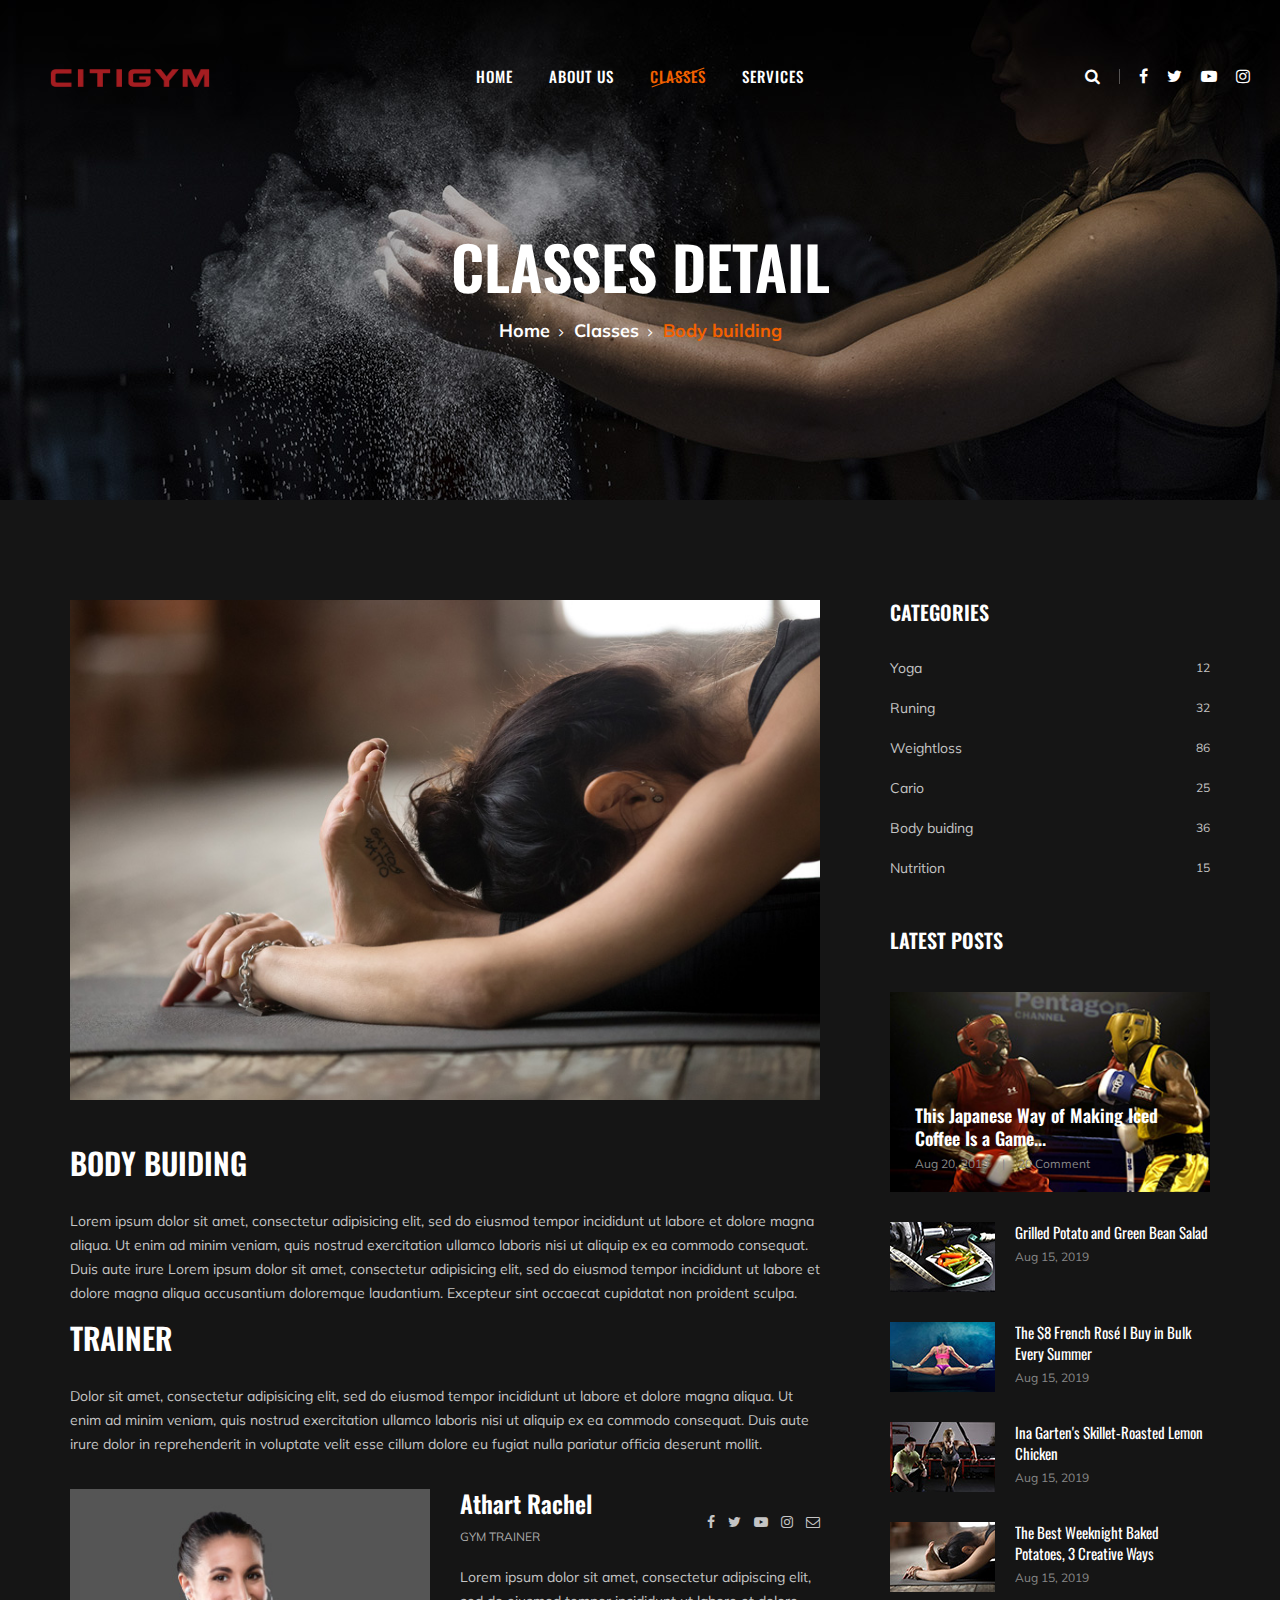
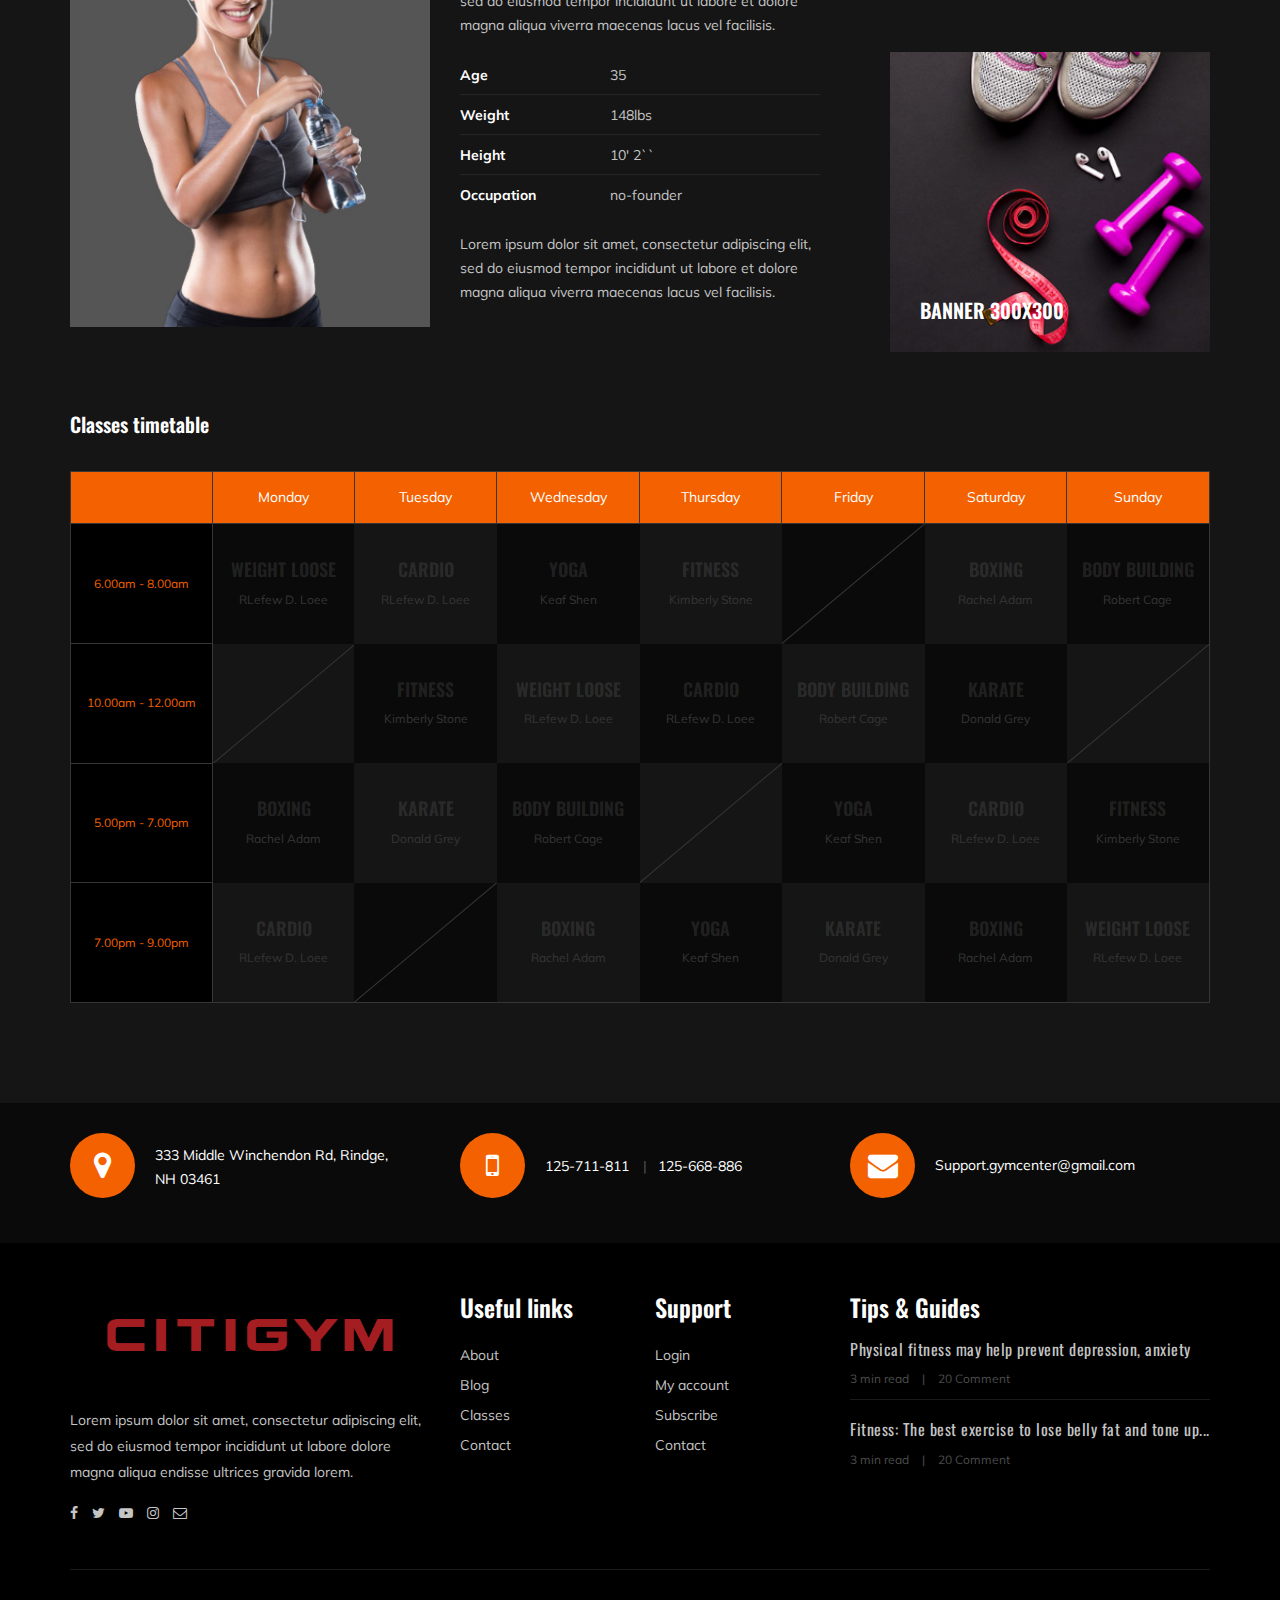
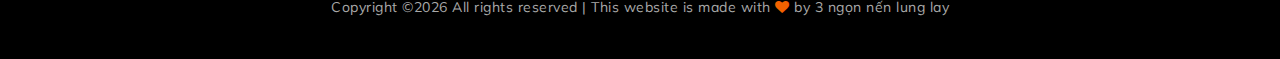
<file: gymlife-master/class-details.html>
<!DOCTYPE html>
<html lang="zxx">

<head>
    <meta charset="UTF-8">
    <meta name="description" content="Gym Template">
    <meta name="keywords" content="Gym, unica, creative, html">
    <meta name="viewport" content="width=device-width, initial-scale=1.0">
    <meta http-equiv="X-UA-Compatible" content="ie=edge">
    <title>Gym | Template</title>

    <!-- Google Font -->
    <link href="https://fonts.googleapis.com/css?family=Muli:300,400,500,600,700,800,900&display=swap" rel="stylesheet">
    <link href="https://fonts.googleapis.com/css?family=Oswald:300,400,500,600,700&display=swap" rel="stylesheet">

    <!-- Css Styles -->
    <link rel="stylesheet" href="css/bootstrap.min.css" type="text/css">
    <link rel="stylesheet" href="css/font-awesome.min.css" type="text/css">
    <link rel="stylesheet" href="css/flaticon.css" type="text/css">
    <link rel="stylesheet" href="css/owl.carousel.min.css" type="text/css">
    <link rel="stylesheet" href="css/barfiller.css" type="text/css">
    <link rel="stylesheet" href="css/magnific-popup.css" type="text/css">
    <link rel="stylesheet" href="css/slicknav.min.css" type="text/css">
    <link rel="stylesheet" href="css/style.css" type="text/css">
</head>

<body>
    <!-- Offcanvas Menu Section Begin -->
    <div class="offcanvas-menu-overlay"></div>
    <div class="offcanvas-menu-wrapper">
        <div class="canvas-close">
            <i class="fa fa-close"></i>
        </div>
        <div class="canvas-search search-switch">
            <i class="fa fa-search"></i>
        </div>
        <nav class="canvas-menu mobile-menu">
            <ul>
                <li><a href="./index.html">Home</a></li>
                <li><a href="./about-us.html">About Us</a></li>
                <li><a href="./class-details.html">Classes</a></li>
                <li><a href="./services.html">Services</a></li>
            </ul>
        </nav>
        <div id="mobile-menu-wrap"></div>
        <div class="canvas-social">
            <a href="https://www.facebook.com/CITIGYMVN" target="_blank">
                <i class="fa fa-facebook"></i>
            </a>
            <a href="#"><i class="fa fa-twitter"></i></a>
            <a href="#"><i class="fa fa-youtube-play"></i></a>
            <a href="#"><i class="fa fa-instagram"></i></a>
        </div>
    </div>
    <!-- Offcanvas Menu Section End -->

    <!-- Header Section Begin -->
    <header class="header-section">
        <div class="container-fluid">
            <div class="row">
                <div class="col-lg-3">
                    <div class="logo">
                        <a href="./index.html">
                            <img src="img/logo.png" alt="">
                        </a>
                    </div>
                </div>
                <div class="col-lg-6">
                    <nav class="nav-menu">
                        <ul>
                            <li><a href="./index.html">Home</a></li>
                            <li><a href="./about-us.html">About Us</a></li>
                            <li class="active"><a href="./class-details.html">Classes</a></li>
                            <li><a href="./services.html">Services</a></li>
                        </ul>
                    </nav>
                </div>
                <div class="col-lg-3">
                    <div class="top-option">
                        <div class="to-search search-switch">
                            <i class="fa fa-search"></i>
                        </div>
                        <div class="to-social">
                            <a href="https://www.facebook.com/CITIGYMVN" target="_blank">
                                <i class="fa fa-facebook"></i>
                            </a>
                            <a href="#"><i class="fa fa-twitter"></i></a>
                            <a href="#"><i class="fa fa-youtube-play"></i></a>
                            <a href="#"><i class="fa fa-instagram"></i></a>
                        </div>
                    </div>
                </div>
            </div>
            <div class="canvas-open">
                <i class="fa fa-bars"></i>
            </div>
        </div>
    </header>
    <!-- Header End -->

    <!-- Breadcrumb Section Begin -->
    <section class="breadcrumb-section set-bg" data-setbg="img/breadcrumb-bg.jpg">
        <div class="container">
            <div class="row">
                <div class="col-lg-12 text-center">
                    <div class="breadcrumb-text">
                        <h2>Classes detail</h2>
                        <div class="bt-option">
                            <a href="./index.html">Home</a>
                            <a href="#">Classes</a>
                            <span>Body building</span>
                        </div>
                    </div>
                </div>
            </div>
        </div>
    </section>
    <!-- Breadcrumb Section End -->

    <!-- Class Details Section Begin -->
    <section class="class-details-section spad">
        <div class="container">
            <div class="row">
                <div class="col-lg-8">
                    <div class="class-details-text">
                        <div class="cd-pic">
                            <img src="img/classes/class-details/class-detailsl.jpg" alt="">
                        </div>
                        <div class="cd-text">
                            <div class="cd-single-item">
                                <h3>Body buiding</h3>
                                <p>Lorem ipsum dolor sit amet, consectetur adipisicing elit, sed do eiusmod tempor
                                    incididunt ut labore et dolore magna aliqua. Ut enim ad minim veniam, quis nostrud
                                    exercitation ullamco laboris nisi ut aliquip ex ea commodo consequat. Duis aute
                                    irure Lorem ipsum dolor sit amet, consectetur adipisicing elit, sed do eiusmod
                                    tempor incididunt ut labore et dolore magna aliqua accusantium doloremque
                                    laudantium. Excepteur sint occaecat cupidatat non proident sculpa.</p>
                            </div>
                            <div class="cd-single-item">
                                <h3>Trainer</h3>
                                <p>Dolor sit amet, consectetur adipisicing elit, sed do eiusmod tempor incididunt ut
                                    labore et dolore magna aliqua. Ut enim ad minim veniam, quis nostrud exercitation
                                    ullamco laboris nisi ut aliquip ex ea commodo consequat. Duis aute irure dolor in
                                    reprehenderit in voluptate velit esse cillum dolore eu fugiat nulla pariatur officia
                                    deserunt mollit.</p>
                            </div>
                        </div>
                        <div class="cd-trainer">
                            <div class="row">
                                <div class="col-md-6">
                                    <div class="cd-trainer-pic">
                                        <img src="img/classes/class-details/trainer-profile.jpg" alt="">
                                    </div>
                                </div>
                                <div class="col-md-6">
                                    <div class="cd-trainer-text">
                                        <div class="trainer-title">
                                            <h4>Athart Rachel</h4>
                                            <span>Gym Trainer</span>
                                        </div>
                                        <div class="trainer-social">
                                            <a href="https://www.facebook.com/CITIGYMVN" target="_blank">
                                                <i class="fa fa-facebook"></i>
                                            </a>
                                            <a href="#"><i class="fa fa-twitter"></i></a>
                                            <a href="#"><i class="fa fa-youtube-play"></i></a>
                                            <a href="#"><i class="fa fa-instagram"></i></a>
                                            <a href="#"><i class="fa  fa-envelope-o"></i></a>
                                        </div>
                                        <p>Lorem ipsum dolor sit amet, consectetur adipiscing elit, sed do eiusmod
                                            tempor incididunt ut labore et dolore magna aliqua viverra maecenas lacus
                                            vel facilisis.</p>
                                        <ul class="trainer-info">
                                            <li><span>Age</span>35</li>
                                            <li><span>Weight</span>148lbs</li>
                                            <li><span>Height</span>10' 2``</li>
                                            <li><span>Occupation</span>no-founder</li>
                                        </ul>
                                        <p>Lorem ipsum dolor sit amet, consectetur adipiscing elit, sed do eiusmod
                                            tempor incididunt ut labore et dolore magna aliqua viverra maecenas lacus
                                            vel facilisis. </p>
                                    </div>
                                </div>
                            </div>
                        </div>
                    </div>
                </div>
                <div class="col-lg-4 col-md-8">
                    <div class="sidebar-option">
                        <div class="so-categories">
                            <h5 class="title">Categories</h5>
                            <ul>
                                <li><a href="#">Yoga <span>12</span></a></li>
                                <li><a href="#">Runing <span>32</span></a></li>
                                <li><a href="#">Weightloss <span>86</span></a></li>
                                <li><a href="#">Cario <span>25</span></a></li>
                                <li><a href="#">Body buiding <span>36</span></a></li>
                                <li><a href="#">Nutrition <span>15</span></a></li>
                            </ul>
                        </div>
                        <div class="so-latest">
                            <h5 class="title">Latest posts</h5>
                            <div class="latest-large set-bg" data-setbg="img/letest-blog/latest-1.jpg">
                                <div class="ll-text">
                                    <h5><a href="#">This Japanese Way of Making Iced Coffee Is a Game...</a></h5>
                                    <ul>
                                        <li>Aug 20, 2019</li>
                                        <li>20 Comment</li>
                                    </ul>
                                </div>
                            </div>
                            <div class="latest-item">
                                <div class="li-pic">
                                    <img src="img/letest-blog/latest-2.jpg" alt="">
                                </div>
                                <div class="li-text">
                                    <h6><a href="#">Grilled Potato and Green Bean Salad</a></h6>
                                    <span class="li-time">Aug 15, 2019</span>
                                </div>
                            </div>
                            <div class="latest-item">
                                <div class="li-pic">
                                    <img src="img/letest-blog/latest-3.jpg" alt="">
                                </div>
                                <div class="li-text">
                                    <h6><a href="#">The $8 French Rosé I Buy in Bulk Every Summer</a></h6>
                                    <span class="li-time">Aug 15, 2019</span>
                                </div>
                            </div>
                            <div class="latest-item">
                                <div class="li-pic">
                                    <img src="img/letest-blog/latest-4.jpg" alt="">
                                </div>
                                <div class="li-text">
                                    <h6><a href="#">Ina Garten's Skillet-Roasted Lemon Chicken</a></h6>
                                    <span class="li-time">Aug 15, 2019</span>
                                </div>
                            </div>
                            <div class="latest-item">
                                <div class="li-pic">
                                    <img src="img/letest-blog/latest-5.jpg" alt="">
                                </div>
                                <div class="li-text">
                                    <h6><a href="#">The Best Weeknight Baked Potatoes, 3 Creative Ways</a></h6>
                                    <span class="li-time">Aug 15, 2019</span>
                                </div>
                            </div>
                        </div>
                        <div class="so-banner set-bg" data-setbg="img/sidebar-banner.jpg">
                            <h5>Banner 300x300</h5>
                        </div>
                    </div>
                </div>
            </div>
        </div>
    </section>
    <!-- Class Details Section End -->

    <!-- Class Timetable Section Begin -->
    <section class="class-timetable-section class-details-timetable spad">
        <div class="container">
            <div class="row">
                <div class="col-lg-12">
                    <div class="class-details-timetable_title">
                        <h5>Classes timetable</h5>
                    </div>
                </div>
            </div>
            <div class="row">
                <div class="col-lg-12">
                    <div class="class-timetable details-timetable">
                        <table>
                            <thead>
                                <tr>
                                    <th></th>
                                    <th>Monday</th>
                                    <th>Tuesday</th>
                                    <th>Wednesday</th>
                                    <th>Thursday</th>
                                    <th>Friday</th>
                                    <th>Saturday</th>
                                    <th>Sunday</th>
                                </tr>
                            </thead>
                            <tbody>
                                <tr>
                                    <td class="class-time">6.00am - 8.00am</td>
                                    <td class="dark-bg hover-dp ts-meta" data-tsmeta="workout">
                                        <h5>WEIGHT LOOSE</h5>
                                        <span>RLefew D. Loee</span>
                                    </td>
                                    <td class="hover-dp ts-meta" data-tsmeta="fitness">
                                        <h5>Cardio</h5>
                                        <span>RLefew D. Loee</span>
                                    </td>
                                    <td class="dark-bg hover-dp ts-meta" data-tsmeta="workout">
                                        <h5>Yoga</h5>
                                        <span>Keaf Shen</span>
                                    </td>
                                    <td class="hover-dp ts-meta" data-tsmeta="fitness">
                                        <h5>Fitness</h5>
                                        <span>Kimberly Stone</span>
                                    </td>
                                    <td class="dark-bg blank-td"></td>
                                    <td class="hover-dp ts-meta" data-tsmeta="motivation">
                                        <h5>Boxing</h5>
                                        <span>Rachel Adam</span>
                                    </td>
                                    <td class="dark-bg hover-dp ts-meta" data-tsmeta="workout">
                                        <h5>Body Building</h5>
                                        <span>Robert Cage</span>
                                    </td>
                                </tr>
                                <tr>
                                    <td class="class-time">10.00am - 12.00am</td>
                                    <td class="blank-td"></td>
                                    <td class="dark-bg hover-dp ts-meta" data-tsmeta="fitness">
                                        <h5>Fitness</h5>
                                        <span>Kimberly Stone</span>
                                    </td>
                                    <td class="hover-dp ts-meta" data-tsmeta="workout">
                                        <h5>WEIGHT LOOSE</h5>
                                        <span>RLefew D. Loee</span>
                                    </td>
                                    <td class="dark-bg hover-dp ts-meta" data-tsmeta="motivation">
                                        <h5>Cardio</h5>
                                        <span>RLefew D. Loee</span>
                                    </td>
                                    <td class="hover-dp ts-meta" data-tsmeta="workout">
                                        <h5>Body Building</h5>
                                        <span>Robert Cage</span>
                                    </td>
                                    <td class="dark-bg hover-dp ts-meta" data-tsmeta="motivation">
                                        <h5>Karate</h5>
                                        <span>Donald Grey</span>
                                    </td>
                                    <td class="blank-td"></td>
                                </tr>
                                <tr>
                                    <td class="class-time">5.00pm - 7.00pm</td>
                                    <td class="dark-bg hover-dp ts-meta" data-tsmeta="fitness">
                                        <h5>Boxing</h5>
                                        <span>Rachel Adam</span>
                                    </td>
                                    <td class="hover-dp ts-meta" data-tsmeta="motivation">
                                        <h5>Karate</h5>
                                        <span>Donald Grey</span>
                                    </td>
                                    <td class="dark-bg hover-dp ts-meta" data-tsmeta="workout">
                                        <h5>Body Building</h5>
                                        <span>Robert Cage</span>
                                    </td>
                                    <td class="blank-td"></td>
                                    <td class="dark-bg hover-dp ts-meta" data-tsmeta="workout">
                                        <h5>Yoga</h5>
                                        <span>Keaf Shen</span>
                                    </td>
                                    <td class="hover-dp ts-meta" data-tsmeta="motivation">
                                        <h5>Cardio</h5>
                                        <span>RLefew D. Loee</span>
                                    </td>
                                    <td class="dark-bg hover-dp ts-meta" data-tsmeta="fitness">
                                        <h5>Fitness</h5>
                                        <span>Kimberly Stone</span>
                                    </td>
                                </tr>
                                <tr>
                                    <td class="class-time">7.00pm - 9.00pm</td>
                                    <td class="hover-dp ts-meta" data-tsmeta="motivation">
                                        <h5>Cardio</h5>
                                        <span>RLefew D. Loee</span>
                                    </td>
                                    <td class="dark-bg blank-td"></td>
                                    <td class="hover-dp ts-meta" data-tsmeta="fitness">
                                        <h5>Boxing</h5>
                                        <span>Rachel Adam</span>
                                    </td>
                                    <td class="dark-bg hover-dp ts-meta" data-tsmeta="workout">
                                        <h5>Yoga</h5>
                                        <span>Keaf Shen</span>
                                    </td>
                                    <td class="hover-dp ts-meta" data-tsmeta="motivation">
                                        <h5>Karate</h5>
                                        <span>Donald Grey</span>
                                    </td>
                                    <td class="dark-bg hover-dp ts-meta" data-tsmeta="fitness">
                                        <h5>Boxing</h5>
                                        <span>Rachel Adam</span>
                                    </td>
                                    <td class="hover-dp ts-meta" data-tsmeta="workout">
                                        <h5>WEIGHT LOOSE</h5>
                                        <span>RLefew D. Loee</span>
                                    </td>
                                </tr>
                            </tbody>
                        </table>
                    </div>
                </div>
            </div>
        </div>
    </section>
    <!-- Class Timetable Section End -->

    <!-- Get In Touch Section Begin -->
    <div class="gettouch-section">
        <div class="container">
            <div class="row">
                <div class="col-md-4">
                    <div class="gt-text">
                        <i class="fa fa-map-marker"></i>
                        <p>333 Middle Winchendon Rd, Rindge,<br/> NH 03461</p>
                    </div>
                </div>
                <div class="col-md-4">
                    <div class="gt-text">
                        <i class="fa fa-mobile"></i>
                        <ul>
                            <li>125-711-811</li>
                            <li>125-668-886</li>
                        </ul>
                    </div>
                </div>
                <div class="col-md-4">
                    <div class="gt-text email">
                        <i class="fa fa-envelope"></i>
                        <p>Support.gymcenter@gmail.com</p>
                    </div>
                </div>
            </div>
        </div>
    </div>
    <!-- Get In Touch Section End -->

    <!-- Footer Section Begin -->
    <section class="footer-section">
        <div class="container">
            <div class="row">
                <div class="col-lg-4">
                    <div class="fs-about">
                        <div class="fa-logo">
                            <a href="#"><img src="img/logo.png" alt=""></a>
                        </div>
                        <p>Lorem ipsum dolor sit amet, consectetur adipiscing elit, sed do eiusmod tempor incididunt ut
                            labore dolore magna aliqua endisse ultrices gravida lorem.</p>
                        <div class="fa-social">
                            <a href="https://www.facebook.com/CITIGYMVN" target="_blank">
                                <i class="fa fa-facebook"></i>
                            </a>
                            <a href="#"><i class="fa fa-twitter"></i></a>
                            <a href="#"><i class="fa fa-youtube-play"></i></a>
                            <a href="#"><i class="fa fa-instagram"></i></a>
                            <a href="#"><i class="fa  fa-envelope-o"></i></a>
                        </div>
                    </div>
                </div>
                <div class="col-lg-2 col-md-3 col-sm-6">
                    <div class="fs-widget">
                        <h4>Useful links</h4>
                        <ul>
                            <li><a href="#">About</a></li>
                            <li><a href="#">Blog</a></li>
                            <li><a href="#">Classes</a></li>
                            <li><a href="#">Contact</a></li>
                        </ul>
                    </div>
                </div>
                <div class="col-lg-2 col-md-3 col-sm-6">
                    <div class="fs-widget">
                        <h4>Support</h4>
                        <ul>
                            <li><a href="#">Login</a></li>
                            <li><a href="#">My account</a></li>
                            <li><a href="#">Subscribe</a></li>
                            <li><a href="#">Contact</a></li>
                        </ul>
                    </div>
                </div>
                <div class="col-lg-4 col-md-6">
                    <div class="fs-widget">
                        <h4>Tips & Guides</h4>
                        <div class="fw-recent">
                            <h6><a href="#">Physical fitness may help prevent depression, anxiety</a></h6>
                            <ul>
                                <li>3 min read</li>
                                <li>20 Comment</li>
                            </ul>
                        </div>
                        <div class="fw-recent">
                            <h6><a href="#">Fitness: The best exercise to lose belly fat and tone up...</a></h6>
                            <ul>
                                <li>3 min read</li>
                                <li>20 Comment</li>
                            </ul>
                        </div>
                    </div>
                </div>
            </div>
            <div class="row">
                <div class="col-lg-12 text-center">
                    <div class="copyright-text">
                        <p>
                            Copyright &copy;<script>document.write(new Date().getFullYear());</script> All rights reserved | This website is made with <i class="fa fa-heart" aria-hidden="true"></i> by 3 ngọn nến lung lay
                        </p>
                    </div>
                </div>
            </div>
        </div>
    </section>
    <!-- Footer Section End -->

    <!-- Search model Begin -->
    <div class="search-model">
        <div class="h-100 d-flex align-items-center justify-content-center">
            <div class="search-close-switch">+</div>
            <form class="search-model-form">
                <input type="text" id="search-input" placeholder="Search here.....">
            </form>
        </div>
    </div>
    <!-- Search model end -->

    <!-- Js Plugins -->
    <script src="js/jquery-3.3.1.min.js"></script>
    <script src="js/bootstrap.min.js"></script>
    <script src="js/jquery.magnific-popup.min.js"></script>
    <script src="js/masonry.pkgd.min.js"></script>
    <script src="js/jquery.barfiller.js"></script>
    <script src="js/jquery.slicknav.js"></script>
    <script src="js/owl.carousel.min.js"></script>
    <script src="js/main.js"></script>



</body>

</html>
</file>
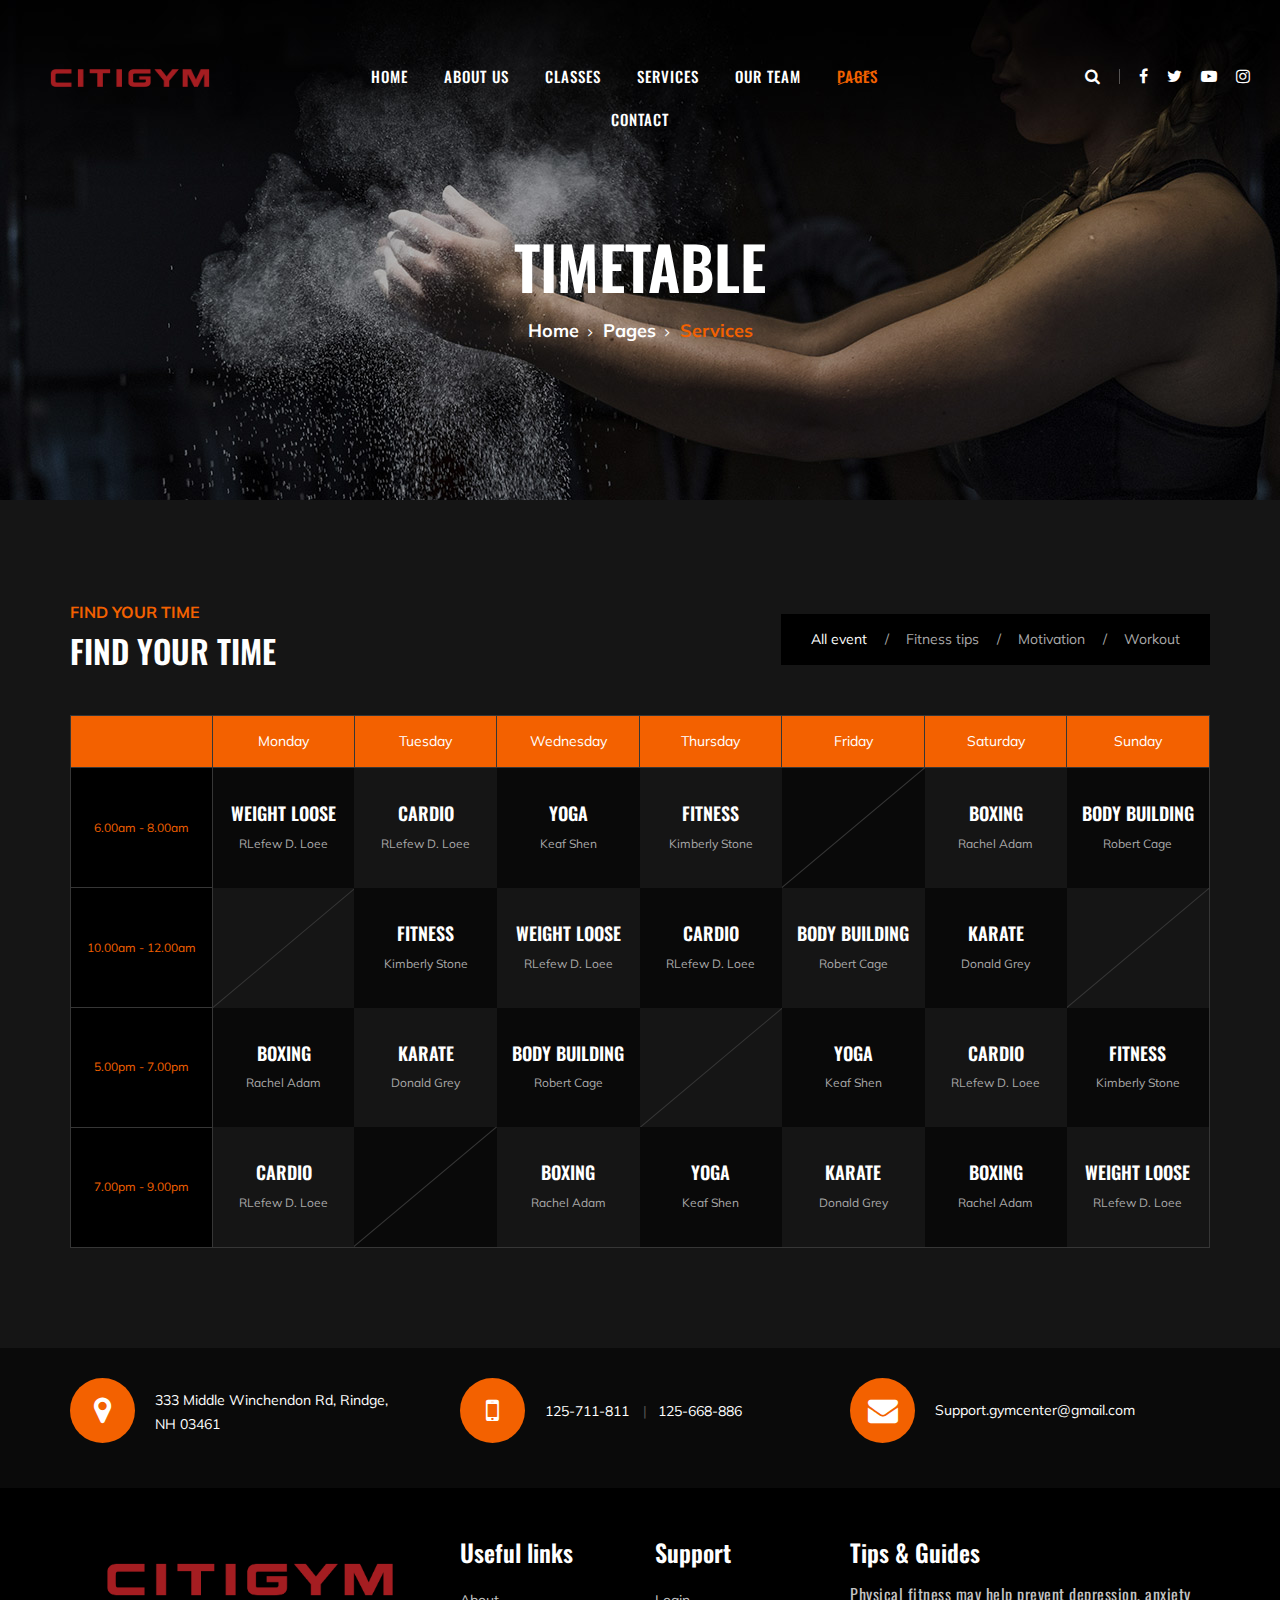
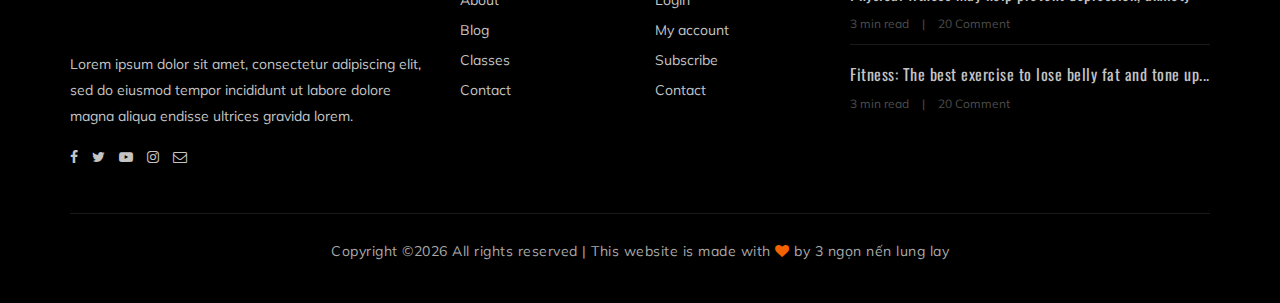
<file: gymlife-master/class-timetable.html>
<!DOCTYPE html>
<html lang="zxx">

<head>
    <meta charset="UTF-8">
    <meta name="description" content="Gym Template">
    <meta name="keywords" content="Gym, unica, creative, html">
    <meta name="viewport" content="width=device-width, initial-scale=1.0">
    <meta http-equiv="X-UA-Compatible" content="ie=edge">
    <title>Gym | Template</title>

    <!-- Google Font -->
    <link href="https://fonts.googleapis.com/css?family=Muli:300,400,500,600,700,800,900&display=swap" rel="stylesheet">
    <link href="https://fonts.googleapis.com/css?family=Oswald:300,400,500,600,700&display=swap" rel="stylesheet">

    <!-- Css Styles -->
    <link rel="stylesheet" href="css/bootstrap.min.css" type="text/css">
    <link rel="stylesheet" href="css/font-awesome.min.css" type="text/css">
    <link rel="stylesheet" href="css/flaticon.css" type="text/css">
    <link rel="stylesheet" href="css/owl.carousel.min.css" type="text/css">
    <link rel="stylesheet" href="css/barfiller.css" type="text/css">
    <link rel="stylesheet" href="css/magnific-popup.css" type="text/css">
    <link rel="stylesheet" href="css/slicknav.min.css" type="text/css">
    <link rel="stylesheet" href="css/style.css" type="text/css">
</head>

<body>

    <!-- Offcanvas Menu Section Begin -->
    <div class="offcanvas-menu-overlay"></div>
    <div class="offcanvas-menu-wrapper">
        <div class="canvas-close">
            <i class="fa fa-close"></i>
        </div>
        <div class="canvas-search search-switch">
            <i class="fa fa-search"></i>
        </div>
        <nav class="canvas-menu mobile-menu">
            <ul>
                <li><a href="./index.html">Home</a></li>
                <li><a href="./about-us.html">About Us</a></li>
                <li><a href="./class-details.html">Classes</a></li>
                <li><a href="./services.html">Services</a></li>
                <li><a href="./team.html">Our Team</a></li>
                <li><a href="#">Pages</a>
                    <ul class="dropdown">
                        <li><a href="./about-us.html">About us</a></li>
                        <li><a href="./class-timetable.html">Classes timetable</a></li>
                        <li><a href="./bmi-calculator.html">Bmi calculate</a></li>
                        <li><a href="./team.html">Our team</a></li>
                        <li><a href="./gallery.html">Gallery</a></li>
                        <li><a href="./blog.html">Our blog</a></li>
                        <li><a href="./404.html">404</a></li>
                    </ul>
                </li>
                <li><a href="./contact.html">Contact</a></li>
            </ul>
        </nav>
        <div id="mobile-menu-wrap"></div>
        <div class="canvas-social">
            <a href="https://www.facebook.com/CITIGYMVN" target="_blank">
                <i class="fa fa-facebook"></i>
            </a>
            <a href="#"><i class="fa fa-twitter"></i></a>
            <a href="#"><i class="fa fa-youtube-play"></i></a>
            <a href="#"><i class="fa fa-instagram"></i></a>
        </div>
    </div>
    <!-- Offcanvas Menu Section End -->

    <!-- Header Section Begin -->
    <header class="header-section">
        <div class="container-fluid">
            <div class="row">
                <div class="col-lg-3">
                    <div class="logo">
                        <a href="./index.html">
                            <img src="img/logo.png" alt="">
                        </a>
                    </div>
                </div>
                <div class="col-lg-6">
                    <nav class="nav-menu">
                        <ul>
                            <li><a href="./index.html">Home</a></li>
                            <li><a href="./about-us.html">About Us</a></li>
                            <li><a href="./classes.html">Classes</a></li>
                            <li><a href="./services.html">Services</a></li>
                            <li><a href="./team.html">Our Team</a></li>
                            <li class="active"><a href="#">Pages</a>
                                <ul class="dropdown">
                                    <li><a href="./about-us.html">About us</a></li>
                                    <li><a href="./class-timetable.html">Classes timetable</a></li>
                                    <li><a href="./bmi-calculator.html">Bmi calculate</a></li>
                                    <li><a href="./team.html">Our team</a></li>
                                    <li><a href="./gallery.html">Gallery</a></li>
                                    <li><a href="./blog.html">Our blog</a></li>
                                    <li><a href="./404.html">404</a></li>
                                </ul>
                            </li>
                            <li><a href="./contact.html">Contact</a></li>
                        </ul>
                    </nav>
                </div>
                <div class="col-lg-3">
                    <div class="top-option">
                        <div class="to-search search-switch">
                            <i class="fa fa-search"></i>
                        </div>
                        <div class="to-social">
                            <a href="https://www.facebook.com/CITIGYMVN" target="_blank">
                                <i class="fa fa-facebook"></i>
                            </a>
                            <a href="#"><i class="fa fa-twitter"></i></a>
                            <a href="#"><i class="fa fa-youtube-play"></i></a>
                            <a href="#"><i class="fa fa-instagram"></i></a>
                        </div>
                    </div>
                </div>
            </div>
            <div class="canvas-open">
                <i class="fa fa-bars"></i>
            </div>
        </div>
    </header>
    <!-- Header End -->

    <!-- Breadcrumb Section Begin -->
    <section class="breadcrumb-section set-bg" data-setbg="img/breadcrumb-bg.jpg">
        <div class="container">
            <div class="row">
                <div class="col-lg-12 text-center">
                    <div class="breadcrumb-text">
                        <h2>Timetable</h2>
                        <div class="bt-option">
                            <a href="./index.html">Home</a>
                            <a href="#">Pages</a>
                            <span>Services</span>
                        </div>
                    </div>
                </div>
            </div>
        </div>
    </section>
    <!-- Breadcrumb Section End -->

    <!-- Class Timetable Section Begin -->
    <section class="class-timetable-section spad">
        <div class="container">
            <div class="row">
                <div class="col-lg-6">
                    <div class="section-title">
                        <span>Find Your Time</span>
                        <h2>Find Your Time</h2>
                    </div>
                </div>
                <div class="col-lg-6">
                    <div class="table-controls">
                        <ul>
                            <li class="active" data-tsfilter="all">All event</li>
                            <li data-tsfilter="fitness">Fitness tips</li>
                            <li data-tsfilter="motivation">Motivation</li>
                            <li data-tsfilter="workout">Workout</li>
                        </ul>
                    </div>
                </div>
            </div>
            <div class="row">
                <div class="col-lg-12">
                    <div class="class-timetable">
                        <table>
                            <thead>
                                <tr>
                                    <th></th>
                                    <th>Monday</th>
                                    <th>Tuesday</th>
                                    <th>Wednesday</th>
                                    <th>Thursday</th>
                                    <th>Friday</th>
                                    <th>Saturday</th>
                                    <th>Sunday</th>
                                </tr>
                            </thead>
                            <tbody>
                                <tr>
                                    <td class="class-time">6.00am - 8.00am</td>
                                    <td class="dark-bg hover-bg ts-meta" data-tsmeta="workout">
                                        <h5>WEIGHT LOOSE</h5>
                                        <span>RLefew D. Loee</span>
                                    </td>
                                    <td class="hover-bg ts-meta" data-tsmeta="fitness">
                                        <h5>Cardio</h5>
                                        <span>RLefew D. Loee</span>
                                    </td>
                                    <td class="dark-bg hover-bg ts-meta" data-tsmeta="workout">
                                        <h5>Yoga</h5>
                                        <span>Keaf Shen</span>
                                    </td>
                                    <td class="hover-bg ts-meta" data-tsmeta="fitness">
                                        <h5>Fitness</h5>
                                        <span>Kimberly Stone</span>
                                    </td>
                                    <td class="dark-bg blank-td"></td>
                                    <td class="hover-bg ts-meta" data-tsmeta="motivation">
                                        <h5>Boxing</h5>
                                        <span>Rachel Adam</span>
                                    </td>
                                    <td class="dark-bg hover-bg ts-meta" data-tsmeta="workout">
                                        <h5>Body Building</h5>
                                        <span>Robert Cage</span>
                                    </td>
                                </tr>
                                <tr>
                                    <td class="class-time">10.00am - 12.00am</td>
                                    <td class="blank-td"></td>
                                    <td class="dark-bg hover-bg ts-meta" data-tsmeta="fitness">
                                        <h5>Fitness</h5>
                                        <span>Kimberly Stone</span>
                                    </td>
                                    <td class="hover-bg ts-meta" data-tsmeta="workout">
                                        <h5>WEIGHT LOOSE</h5>
                                        <span>RLefew D. Loee</span>
                                    </td>
                                    <td class="dark-bg hover-bg ts-meta" data-tsmeta="motivation">
                                        <h5>Cardio</h5>
                                        <span>RLefew D. Loee</span>
                                    </td>
                                    <td class="hover-bg ts-meta" data-tsmeta="workout">
                                        <h5>Body Building</h5>
                                        <span>Robert Cage</span>
                                    </td>
                                    <td class="dark-bg hover-bg ts-meta" data-tsmeta="motivation">
                                        <h5>Karate</h5>
                                        <span>Donald Grey</span>
                                    </td>
                                    <td class="blank-td"></td>
                                </tr>
                                <tr>
                                    <td class="class-time">5.00pm - 7.00pm</td>
                                    <td class="dark-bg hover-bg ts-meta" data-tsmeta="fitness">
                                        <h5>Boxing</h5>
                                        <span>Rachel Adam</span>
                                    </td>
                                    <td class="hover-bg ts-meta" data-tsmeta="motivation">
                                        <h5>Karate</h5>
                                        <span>Donald Grey</span>
                                    </td>
                                    <td class="dark-bg hover-bg ts-meta" data-tsmeta="workout">
                                        <h5>Body Building</h5>
                                        <span>Robert Cage</span>
                                    </td>
                                    <td class="blank-td"></td>
                                    <td class="dark-bg hover-bg ts-meta" data-tsmeta="workout">
                                        <h5>Yoga</h5>
                                        <span>Keaf Shen</span>
                                    </td>
                                    <td class="hover-bg ts-meta" data-tsmeta="motivation">
                                        <h5>Cardio</h5>
                                        <span>RLefew D. Loee</span>
                                    </td>
                                    <td class="dark-bg hover-bg ts-meta" data-tsmeta="fitness">
                                        <h5>Fitness</h5>
                                        <span>Kimberly Stone</span>
                                    </td>
                                </tr>
                                <tr>
                                    <td class="class-time">7.00pm - 9.00pm</td>
                                    <td class="hover-bg ts-meta" data-tsmeta="motivation">
                                        <h5>Cardio</h5>
                                        <span>RLefew D. Loee</span>
                                    </td>
                                    <td class="dark-bg blank-td"></td>
                                    <td class="hover-bg ts-meta" data-tsmeta="fitness">
                                        <h5>Boxing</h5>
                                        <span>Rachel Adam</span>
                                    </td>
                                    <td class="dark-bg hover-bg ts-meta" data-tsmeta="workout">
                                        <h5>Yoga</h5>
                                        <span>Keaf Shen</span>
                                    </td>
                                    <td class="hover-bg ts-meta" data-tsmeta="motivation">
                                        <h5>Karate</h5>
                                        <span>Donald Grey</span>
                                    </td>
                                    <td class="dark-bg hover-bg ts-meta" data-tsmeta="fitness">
                                        <h5>Boxing</h5>
                                        <span>Rachel Adam</span>
                                    </td>
                                    <td class="hover-bg ts-meta" data-tsmeta="workout">
                                        <h5>WEIGHT LOOSE</h5>
                                        <span>RLefew D. Loee</span>
                                    </td>
                                </tr>
                            </tbody>
                        </table>
                    </div>
                </div>
            </div>
        </div>
    </section>
    <!-- Class Timetable Section End -->

    <!-- Get In Touch Section Begin -->
    <div class="gettouch-section">
        <div class="container">
            <div class="row">
                <div class="col-md-4">
                    <div class="gt-text">
                        <i class="fa fa-map-marker"></i>
                        <p>333 Middle Winchendon Rd, Rindge,<br/> NH 03461</p>
                    </div>
                </div>
                <div class="col-md-4">
                    <div class="gt-text">
                        <i class="fa fa-mobile"></i>
                        <ul>
                            <li>125-711-811</li>
                            <li>125-668-886</li>
                        </ul>
                    </div>
                </div>
                <div class="col-md-4">
                    <div class="gt-text email">
                        <i class="fa fa-envelope"></i>
                        <p>Support.gymcenter@gmail.com</p>
                    </div>
                </div>
            </div>
        </div>
    </div>
    <!-- Get In Touch Section End -->

    <!-- Footer Section Begin -->
    <section class="footer-section">
        <div class="container">
            <div class="row">
                <div class="col-lg-4">
                    <div class="fs-about">
                        <div class="fa-logo">
                            <a href="#"><img src="img/logo.png" alt=""></a>
                        </div>
                        <p>Lorem ipsum dolor sit amet, consectetur adipiscing elit, sed do eiusmod tempor incididunt ut
                            labore dolore magna aliqua endisse ultrices gravida lorem.</p>
                        <div class="fa-social">
                            <a href="https://www.facebook.com/CITIGYMVN" target="_blank">
                                <i class="fa fa-facebook"></i>
                            </a>
                            <a href="#"><i class="fa fa-twitter"></i></a>
                            <a href="#"><i class="fa fa-youtube-play"></i></a>
                            <a href="#"><i class="fa fa-instagram"></i></a>
                            <a href="#"><i class="fa  fa-envelope-o"></i></a>
                        </div>
                    </div>
                </div>
                <div class="col-lg-2 col-md-3 col-sm-6">
                    <div class="fs-widget">
                        <h4>Useful links</h4>
                        <ul>
                            <li><a href="#">About</a></li>
                            <li><a href="#">Blog</a></li>
                            <li><a href="#">Classes</a></li>
                            <li><a href="#">Contact</a></li>
                        </ul>
                    </div>
                </div>
                <div class="col-lg-2 col-md-3 col-sm-6">
                    <div class="fs-widget">
                        <h4>Support</h4>
                        <ul>
                            <li><a href="#">Login</a></li>
                            <li><a href="#">My account</a></li>
                            <li><a href="#">Subscribe</a></li>
                            <li><a href="#">Contact</a></li>
                        </ul>
                    </div>
                </div>
                <div class="col-lg-4 col-md-6">
                    <div class="fs-widget">
                        <h4>Tips & Guides</h4>
                        <div class="fw-recent">
                            <h6><a href="#">Physical fitness may help prevent depression, anxiety</a></h6>
                            <ul>
                                <li>3 min read</li>
                                <li>20 Comment</li>
                            </ul>
                        </div>
                        <div class="fw-recent">
                            <h6><a href="#">Fitness: The best exercise to lose belly fat and tone up...</a></h6>
                            <ul>
                                <li>3 min read</li>
                                <li>20 Comment</li>
                            </ul>
                        </div>
                    </div>
                </div>
            </div>
            <div class="row">
                <div class="col-lg-12 text-center">
                    <div class="copyright-text">
                        <p>
                            Copyright &copy;<script>document.write(new Date().getFullYear());</script> All rights reserved | This website is made with <i class="fa fa-heart" aria-hidden="true"></i> by 3 ngọn nến lung lay
                        </p>
                    </div>
                </div>
            </div>
        </div>
    </section>
    <!-- Footer Section End -->

    <!-- Search model Begin -->
    <div class="search-model">
        <div class="h-100 d-flex align-items-center justify-content-center">
            <div class="search-close-switch">+</div>
            <form class="search-model-form">
                <input type="text" id="search-input" placeholder="Search here.....">
            </form>
        </div>
    </div>
    <!-- Search model end -->

    <!-- Js Plugins -->
    <script src="js/jquery-3.3.1.min.js"></script>
    <script src="js/bootstrap.min.js"></script>
    <script src="js/jquery.magnific-popup.min.js"></script>
    <script src="js/masonry.pkgd.min.js"></script>
    <script src="js/jquery.barfiller.js"></script>
    <script src="js/jquery.slicknav.js"></script>
    <script src="js/owl.carousel.min.js"></script>
    <script src="js/main.js"></script>



</body>

</html>
</file>
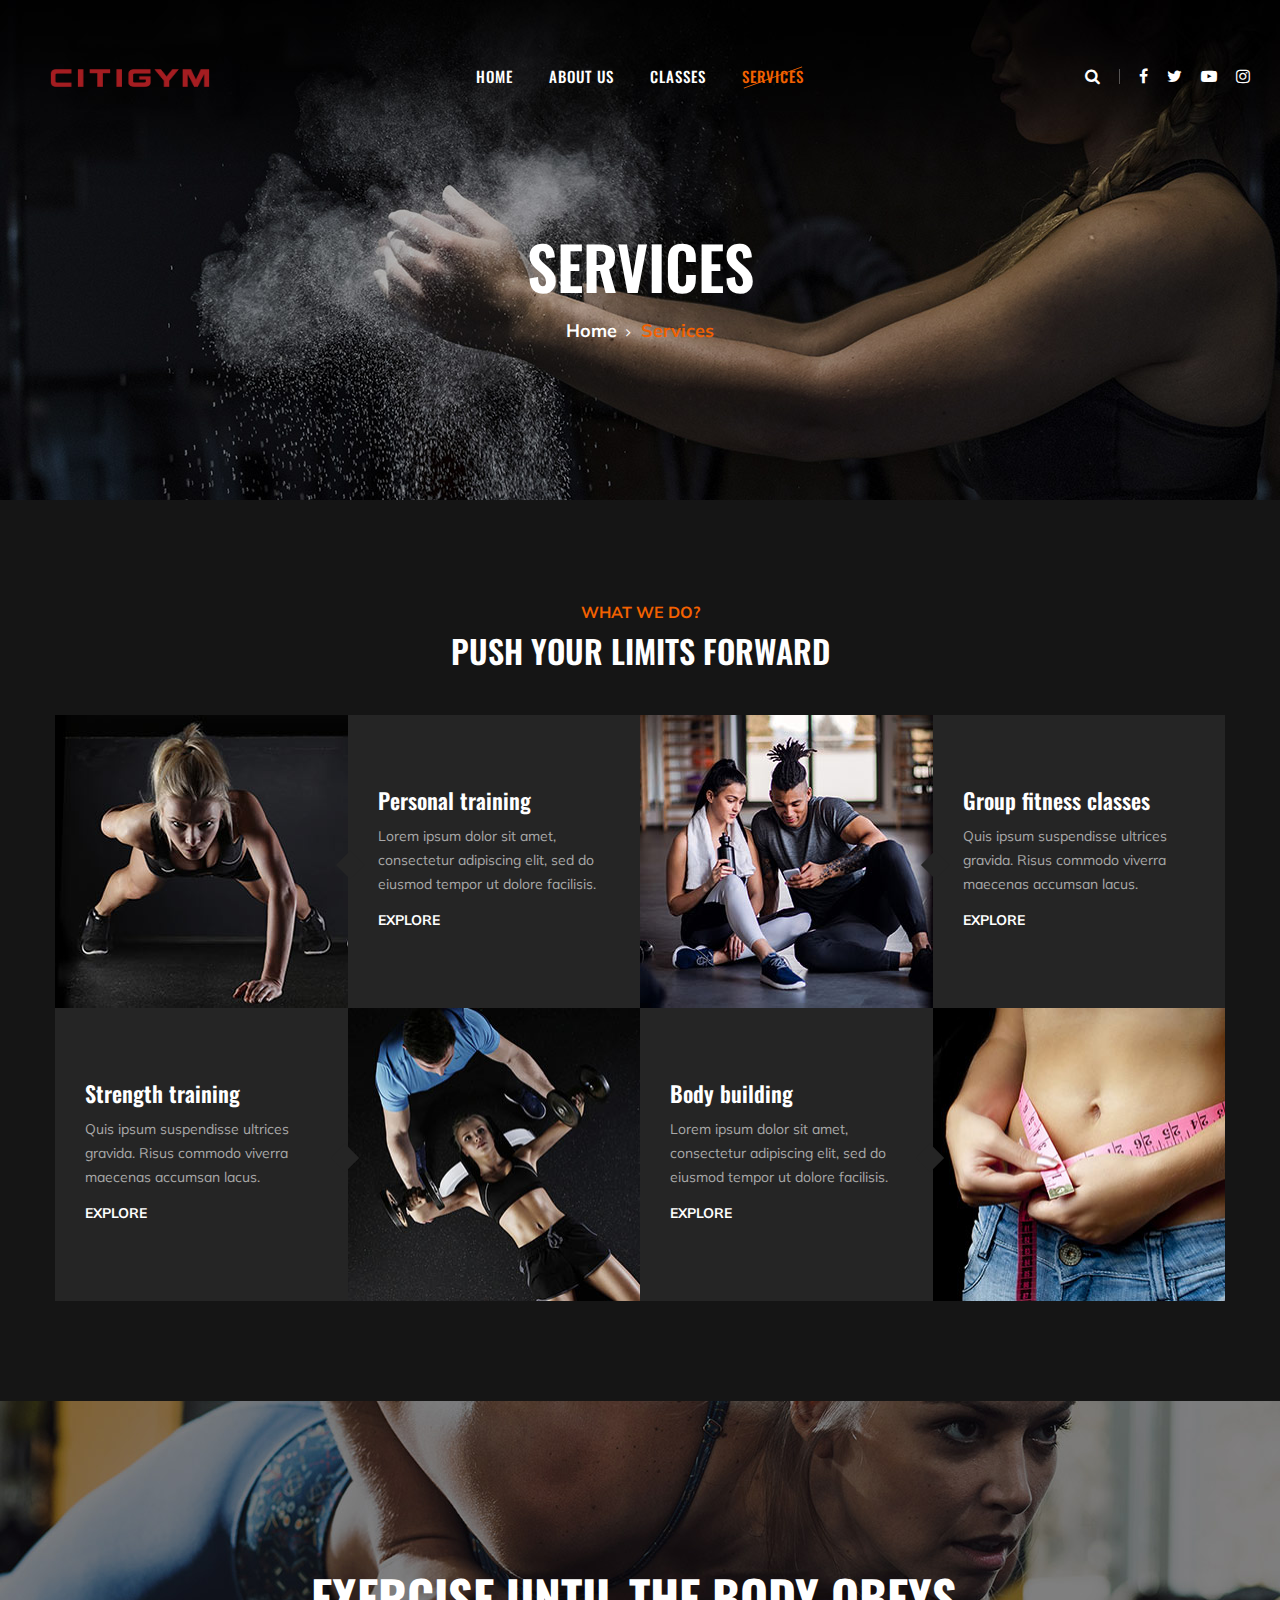
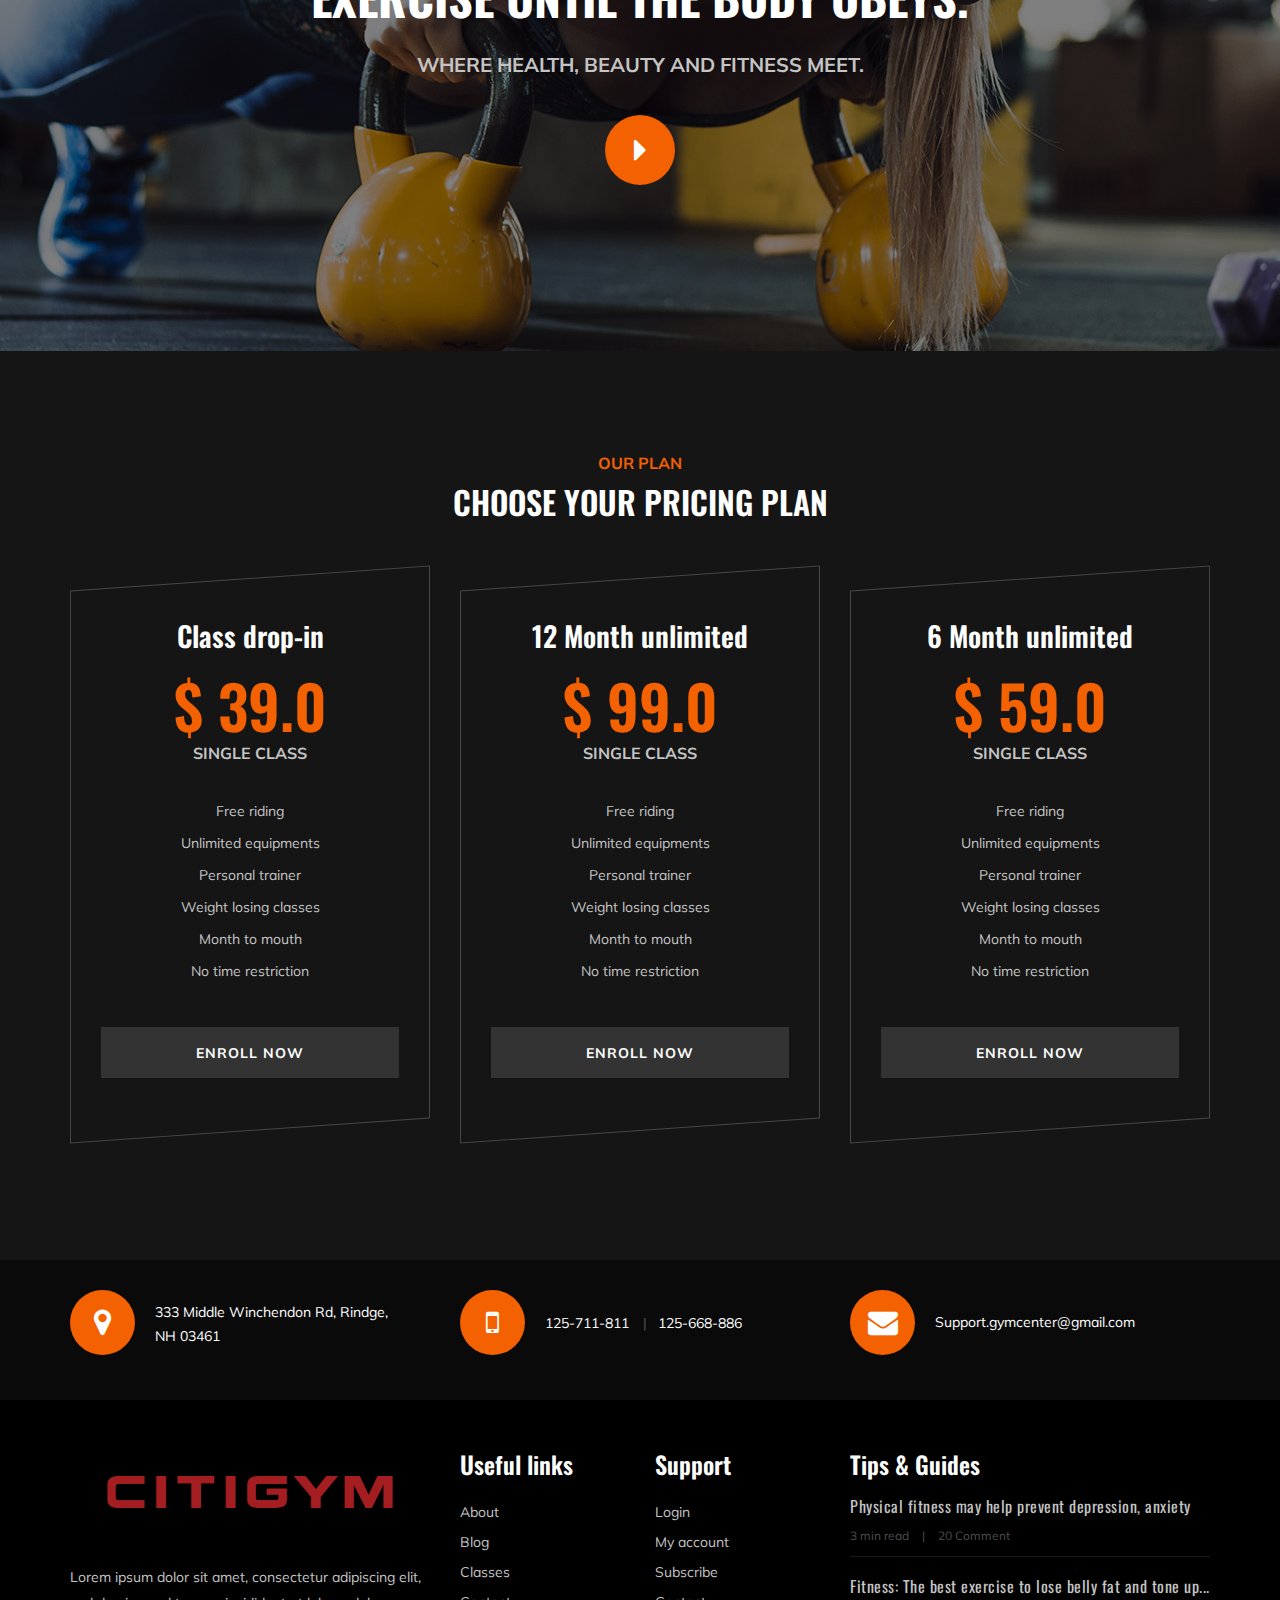
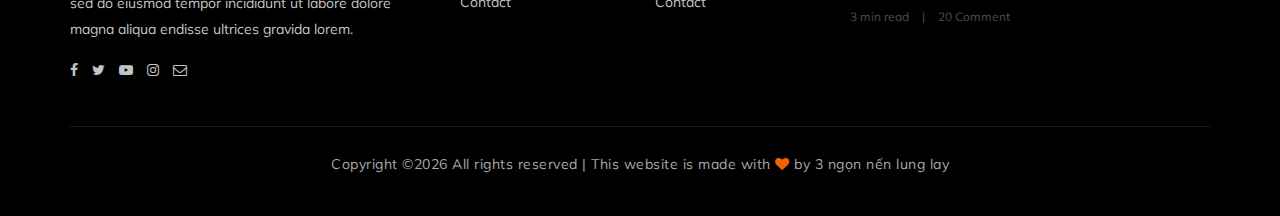
<file: gymlife-master/services.html>
<!DOCTYPE html>
<html lang="zxx">

<head>
    <meta charset="UTF-8">
    <meta name="description" content="Gym Template">
    <meta name="keywords" content="Gym, unica, creative, html">
    <meta name="viewport" content="width=device-width, initial-scale=1.0">
    <meta http-equiv="X-UA-Compatible" content="ie=edge">
    <title>Gym | Template</title>

    <!-- Google Font -->
    <link href="https://fonts.googleapis.com/css?family=Muli:300,400,500,600,700,800,900&display=swap" rel="stylesheet">
    <link href="https://fonts.googleapis.com/css?family=Oswald:300,400,500,600,700&display=swap" rel="stylesheet">

    <!-- Css Styles -->
    <link rel="stylesheet" href="css/bootstrap.min.css" type="text/css">
    <link rel="stylesheet" href="css/font-awesome.min.css" type="text/css">
    <link rel="stylesheet" href="css/flaticon.css" type="text/css">
    <link rel="stylesheet" href="css/owl.carousel.min.css" type="text/css">
    <link rel="stylesheet" href="css/barfiller.css" type="text/css">
    <link rel="stylesheet" href="css/magnific-popup.css" type="text/css">
    <link rel="stylesheet" href="css/slicknav.min.css" type="text/css">
    <link rel="stylesheet" href="css/style.css" type="text/css">
</head>

<body>

    <!-- Offcanvas Menu Section Begin -->
    <div class="offcanvas-menu-overlay"></div>
    <div class="offcanvas-menu-wrapper">
        <div class="canvas-close">
            <i class="fa fa-close"></i>
        </div>
        <div class="canvas-search search-switch">
            <i class="fa fa-search"></i>
        </div>
        <nav class="canvas-menu mobile-menu">
            <ul>
                <li><a href="./index.html">Home</a></li>
                <li><a href="./about-us.html">About Us</a></li>
                <li><a href="./class-details.html">Classes</a></li>
                <li><a href="./services.html">Services</a></li>
            </ul>
        </nav>
        <div id="mobile-menu-wrap"></div>
        <div class="canvas-social">
            <a href="https://www.facebook.com/CITIGYMVN" target="_blank">
                <i class="fa fa-facebook"></i>
            </a>
            <a href="#"><i class="fa fa-twitter"></i></a>
            <a href="#"><i class="fa fa-youtube-play"></i></a>
            <a href="#"><i class="fa fa-instagram"></i></a>
        </div>
    </div>
    <!-- Offcanvas Menu Section End -->

    <!-- Header Section Begin -->
    <header class="header-section">
        <div class="container-fluid">
            <div class="row">
                <div class="col-lg-3">
                    <div class="logo">
                        <a href="./index.html">
                            <img src="img/logo.png" alt="">
                        </a>
                    </div>
                </div>
                <div class="col-lg-6">
                    <nav class="nav-menu">
                        <ul>
                            <li><a href="./index.html">Home</a></li>
                            <li><a href="./about-us.html">About Us</a></li>
                            <li><a href="./classes.html">Classes</a></li>
                            <li class="active"><a href="./services.html">Services</a></li>
                        </ul>
                    </nav>
                </div>
                <div class="col-lg-3">
                    <div class="top-option">
                        <div class="to-search search-switch">
                            <i class="fa fa-search"></i>
                        </div>
                        <div class="to-social">
                            <a href="#"><i class="fa fa-facebook"></i></a>
                            <a href="#"><i class="fa fa-twitter"></i></a>
                            <a href="#"><i class="fa fa-youtube-play"></i></a>
                            <a href="#"><i class="fa fa-instagram"></i></a>
                        </div>
                    </div>
                </div>
            </div>
            <div class="canvas-open">
                <i class="fa fa-bars"></i>
            </div>
        </div>
    </header>
    <!-- Header End -->

    <!-- Breadcrumb Section Begin -->
    <section class="breadcrumb-section set-bg" data-setbg="img/breadcrumb-bg.jpg">
        <div class="container">
            <div class="row">
                <div class="col-lg-12 text-center">
                    <div class="breadcrumb-text">
                        <h2>Services</h2>
                        <div class="bt-option">
                            <a href="./index.html">Home</a>
                            <span>Services</span>
                        </div>
                    </div>
                </div>
            </div>
        </div>
    </section>
    <!-- Breadcrumb Section End -->

    <!-- Services Section Begin -->
    <section class="services-section spad">
        <div class="container">
            <div class="row">
                <div class="col-lg-12">
                    <div class="section-title">
                        <span>What we do?</span>
                        <h2>PUSH YOUR LIMITS FORWARD</h2>
                    </div>
                </div>
            </div>
            <div class="row">
                <div class="col-lg-3 order-lg-1 col-md-6 p-0">
                    <div class="ss-pic">
                        <img src="img/services/services-1.jpg" alt="">
                    </div>
                </div>
                <div class="col-lg-3 order-lg-2 col-md-6 p-0">
                    <div class="ss-text">
                        <h4>Personal training</h4>
                        <p>Lorem ipsum dolor sit amet, consectetur adipiscing elit, sed do eiusmod tempor ut dolore
                            facilisis.</p>
                        <a href="#">Explore</a>
                    </div>
                </div>
                <div class="col-lg-3 order-lg-3 col-md-6 p-0">
                    <div class="ss-pic">
                        <img src="img/services/services-2.jpg" alt="">
                    </div>
                </div>
                <div class="col-lg-3 order-lg-4 col-md-6 p-0">
                    <div class="ss-text">
                        <h4>Group fitness classes</h4>
                        <p>Quis ipsum suspendisse ultrices gravida. Risus commodo viverra maecenas accumsan lacus.</p>
                        <a href="#">Explore</a>
                    </div>
                </div>
                <div class="col-lg-3 order-lg-8 col-md-6 p-0">
                    <div class="ss-pic">
                        <img src="img/services/services-4.jpg" alt="">
                    </div>
                </div>
                <div class="col-lg-3 order-lg-7 col-md-6 p-0">
                    <div class="ss-text second-row">
                        <h4>Body building</h4>
                        <p>Lorem ipsum dolor sit amet, consectetur adipiscing elit, sed do eiusmod tempor ut dolore
                            facilisis.</p>
                        <a href="#">Explore</a>
                    </div>
                </div>
                <div class="col-lg-3 order-lg-6 col-md-6 p-0">
                    <div class="ss-pic">
                        <img src="img/services/services-3.jpg" alt="">
                    </div>
                </div>
                <div class="col-lg-3 order-lg-5 col-md-6 p-0">
                    <div class="ss-text second-row">
                        <h4>Strength training</h4>
                        <p>Quis ipsum suspendisse ultrices gravida. Risus commodo viverra maecenas accumsan lacus.</p>
                        <a href="#">Explore</a>
                    </div>
                </div>
            </div>
        </div>
    </section>
    <!-- Services Section End -->

    <!-- Banner Section Begin -->
    <section class="banner-section set-bg" data-setbg="img/banner-bg.jpg">
        <div class="container">
            <div class="row">
                <div class="col-lg-12 text-center">
                    <div class="bs-text service-banner">
                        <h2>Exercise until the body obeys.</h2>
                        <div class="bt-tips">Where health, beauty and fitness meet.</div>
                        <a href="https://www.youtube.com/watch?v=EzKkl64rRbM" class="play-btn video-popup"><i
                                class="fa fa-caret-right"></i></a>
                    </div>
                </div>
            </div>
        </div>
    </section>
    <!-- Banner Section End -->

    <!-- Pricing Section Begin -->
    <section class="pricing-section service-pricing spad">
        <div class="container">
            <div class="row">
                <div class="col-lg-12">
                    <div class="section-title">
                        <span>Our Plan</span>
                        <h2>Choose your pricing plan</h2>
                    </div>
                </div>
            </div>
            <div class="row justify-content-center">
                <div class="col-lg-4 col-md-8">
                    <div class="ps-item">
                        <h3>Class drop-in</h3>
                        <div class="pi-price">
                            <h2>$ 39.0</h2>
                            <span>SINGLE CLASS</span>
                        </div>
                        <ul>
                            <li>Free riding</li>
                            <li>Unlimited equipments</li>
                            <li>Personal trainer</li>
                            <li>Weight losing classes</li>
                            <li>Month to mouth</li>
                            <li>No time restriction</li>
                        </ul>
                        <a href="#" class="primary-btn pricing-btn">Enroll now</a>
                        <a href="#" class="thumb-icon"><i class="fa fa-picture-o"></i></a>
                    </div>
                </div>
                <div class="col-lg-4 col-md-8">
                    <div class="ps-item">
                        <h3>12 Month unlimited</h3>
                        <div class="pi-price">
                            <h2>$ 99.0</h2>
                            <span>SINGLE CLASS</span>
                        </div>
                        <ul>
                            <li>Free riding</li>
                            <li>Unlimited equipments</li>
                            <li>Personal trainer</li>
                            <li>Weight losing classes</li>
                            <li>Month to mouth</li>
                            <li>No time restriction</li>
                        </ul>
                        <a href="#" class="primary-btn pricing-btn">Enroll now</a>
                        <a href="#" class="thumb-icon"><i class="fa fa-picture-o"></i></a>
                    </div>
                </div>
                <div class="col-lg-4 col-md-8">
                    <div class="ps-item">
                        <h3>6 Month unlimited</h3>
                        <div class="pi-price">
                            <h2>$ 59.0</h2>
                            <span>SINGLE CLASS</span>
                        </div>
                        <ul>
                            <li>Free riding</li>
                            <li>Unlimited equipments</li>
                            <li>Personal trainer</li>
                            <li>Weight losing classes</li>
                            <li>Month to mouth</li>
                            <li>No time restriction</li>
                        </ul>
                        <a href="#" class="primary-btn pricing-btn">Enroll now</a>
                        <a href="#" class="thumb-icon"><i class="fa fa-picture-o"></i></a>
                    </div>
                </div>
            </div>
        </div>
    </section>
    <!-- Pricing Section End -->

    <!-- Get In Touch Section Begin -->
    <div class="gettouch-section">
        <div class="container">
            <div class="row">
                <div class="col-md-4">
                    <div class="gt-text">
                        <i class="fa fa-map-marker"></i>
                        <p>333 Middle Winchendon Rd, Rindge,<br/> NH 03461</p>
                    </div>
                </div>
                <div class="col-md-4">
                    <div class="gt-text">
                        <i class="fa fa-mobile"></i>
                        <ul>
                            <li>125-711-811</li>
                            <li>125-668-886</li>
                        </ul>
                    </div>
                </div>
                <div class="col-md-4">
                    <div class="gt-text email">
                        <i class="fa fa-envelope"></i>
                        <p>Support.gymcenter@gmail.com</p>
                    </div>
                </div>
            </div>
        </div>
    </div>
    <!-- Get In Touch Section End -->

    <!-- Footer Section Begin -->
    <section class="footer-section">
        <div class="container">
            <div class="row">
                <div class="col-lg-4">
                    <div class="fs-about">
                        <div class="fa-logo">
                            <a href="#"><img src="img/logo.png" alt=""></a>
                        </div>
                        <p>Lorem ipsum dolor sit amet, consectetur adipiscing elit, sed do eiusmod tempor incididunt ut
                            labore dolore magna aliqua endisse ultrices gravida lorem.</p>
                        <div class="fa-social">
                            <a href="#"><i class="fa fa-facebook"></i></a>
                            <a href="#"><i class="fa fa-twitter"></i></a>
                            <a href="#"><i class="fa fa-youtube-play"></i></a>
                            <a href="#"><i class="fa fa-instagram"></i></a>
                            <a href="#"><i class="fa  fa-envelope-o"></i></a>
                        </div>
                    </div>
                </div>
                <div class="col-lg-2 col-md-3 col-sm-6">
                    <div class="fs-widget">
                        <h4>Useful links</h4>
                        <ul>
                            <li><a href="#">About</a></li>
                            <li><a href="#">Blog</a></li>
                            <li><a href="#">Classes</a></li>
                            <li><a href="#">Contact</a></li>
                        </ul>
                    </div>
                </div>
                <div class="col-lg-2 col-md-3 col-sm-6">
                    <div class="fs-widget">
                        <h4>Support</h4>
                        <ul>
                            <li><a href="#">Login</a></li>
                            <li><a href="#">My account</a></li>
                            <li><a href="#">Subscribe</a></li>
                            <li><a href="#">Contact</a></li>
                        </ul>
                    </div>
                </div>
                <div class="col-lg-4 col-md-6">
                    <div class="fs-widget">
                        <h4>Tips & Guides</h4>
                        <div class="fw-recent">
                            <h6><a href="#">Physical fitness may help prevent depression, anxiety</a></h6>
                            <ul>
                                <li>3 min read</li>
                                <li>20 Comment</li>
                            </ul>
                        </div>
                        <div class="fw-recent">
                            <h6><a href="#">Fitness: The best exercise to lose belly fat and tone up...</a></h6>
                            <ul>
                                <li>3 min read</li>
                                <li>20 Comment</li>
                            </ul>
                        </div>
                    </div>
                </div>
            </div>
            <div class="row">
                <div class="col-lg-12 text-center">
                    <div class="copyright-text">
                        <p>
                            Copyright &copy;<script>document.write(new Date().getFullYear());</script> All rights reserved | This website is made with <i class="fa fa-heart" aria-hidden="true"></i> by 3 ngọn nến lung lay
                        </p>
                    </div>
                </div>
            </div>
        </div>
    </section>
    <!-- Footer Section End -->

    <!-- Search model Begin -->
    <div class="search-model">
        <div class="h-100 d-flex align-items-center justify-content-center">
            <div class="search-close-switch">+</div>
            <form class="search-model-form">
                <input type="text" id="search-input" placeholder="Search here.....">
            </form>
        </div>
    </div>
    <!-- Search model end -->

    <!-- Js Plugins -->
    <script src="js/jquery-3.3.1.min.js"></script>
    <script src="js/bootstrap.min.js"></script>
    <script src="js/jquery.magnific-popup.min.js"></script>
    <script src="js/masonry.pkgd.min.js"></script>
    <script src="js/jquery.barfiller.js"></script>
    <script src="js/jquery.slicknav.js"></script>
    <script src="js/owl.carousel.min.js"></script>
    <script src="js/main.js"></script>



</body>

</html>
</file>
<file: gymlife-master/css/flaticon.css>
@font-face {
  font-family: "Flaticon";
  src: url("../fonts/Flaticon.eot");
  src: url("../fonts/Flaticon.eot?#iefix") format("embedded-opentype"),
       url("../fonts/Flaticon.woff2") format("woff2"),
       url("../fonts/Flaticon.woff") format("woff"),
       url("../fonts/Flaticon.ttf") format("truetype"),
       url("../fonts/Flaticon.svg#Flaticon") format("svg");
  font-weight: normal;
  font-style: normal;
}

@media screen and (-webkit-min-device-pixel-ratio:0) {
  @font-face {
    font-family: "Flaticon";
    src: url("../fonts/Flaticon.svg#Flaticon") format("svg");
  }
}

[class^="flaticon-"]:before, [class*=" flaticon-"]:before,
[class^="flaticon-"]:after, [class*=" flaticon-"]:after {   
  font-family: Flaticon;
  font-size: 40px;
  font-style: normal;
  margin-left: 0;
}

.flaticon-001-mattress:before { content: "\f100"; }
.flaticon-002-dumbell:before { content: "\f101"; }
.flaticon-003-weight:before { content: "\f102"; }
.flaticon-004-measuring-tape:before { content: "\f103"; }
.flaticon-005-clipboard:before { content: "\f104"; }
.flaticon-006-weight-1:before { content: "\f105"; }
.flaticon-007-rings:before { content: "\f106"; }
.flaticon-008-calendar:before { content: "\f107"; }
.flaticon-009-smartwatch:before { content: "\f108"; }
.flaticon-010-lockers:before { content: "\f109"; }
.flaticon-011-punching-ball:before { content: "\f10a"; }
.flaticon-012-bag:before { content: "\f10b"; }
.flaticon-013-balance:before { content: "\f10c"; }
.flaticon-014-heart-beat:before { content: "\f10d"; }
.flaticon-015-proteins:before { content: "\f10e"; }
.flaticon-016-fitness:before { content: "\f10f"; }
.flaticon-017-pull-up-bar:before { content: "\f110"; }
.flaticon-018-scale:before { content: "\f111"; }
.flaticon-019-bands:before { content: "\f112"; }
.flaticon-020-smartphone:before { content: "\f113"; }
.flaticon-021-tshirt:before { content: "\f114"; }
.flaticon-022-short:before { content: "\f115"; }
.flaticon-023-dumbbells:before { content: "\f116"; }
.flaticon-024-jumping-rope:before { content: "\f117"; }
.flaticon-025-fitness-1:before { content: "\f118"; }
.flaticon-026-gym:before { content: "\f119"; }
.flaticon-027-fitness-2:before { content: "\f11a"; }
.flaticon-028-weightlifting:before { content: "\f11b"; }
.flaticon-029-wheel:before { content: "\f11c"; }
.flaticon-030-dumbbells-1:before { content: "\f11d"; }
.flaticon-031-workout:before { content: "\f11e"; }
.flaticon-032-bottle:before { content: "\f11f"; }
.flaticon-033-juice:before { content: "\f120"; }
.flaticon-034-stationary-bike:before { content: "\f121"; }
.flaticon-035-punching-ball-1:before { content: "\f122"; }
.flaticon-036-timer:before { content: "\f123"; }
.flaticon-037-medal:before { content: "\f124"; }
.flaticon-038-treadmill:before { content: "\f125"; }
.flaticon-039-syringe:before { content: "\f126"; }
.flaticon-040-whistle:before { content: "\f127"; }
.flaticon-041-chest:before { content: "\f128"; }
.flaticon-042-pills:before { content: "\f129"; }
.flaticon-043-mp3:before { content: "\f12a"; }
.flaticon-044-no-smoking:before { content: "\f12b"; }
.flaticon-045-boxing-gloves:before { content: "\f12c"; }
.flaticon-046-gloves:before { content: "\f12d"; }
.flaticon-047-buck:before { content: "\f12e"; }
.flaticon-048-headgear:before { content: "\f12f"; }
.flaticon-049-hand-grip:before { content: "\f130"; }
.flaticon-050-no-fast-food:before { content: "\f131"; }
</file>
<file: gymlife-master/css/barfiller.css>
body {
    font-family: Arial;
}

.barfiller {
    width:100%;
    height:12px;
    background:#fcfcfc;
    border:1px solid #ccc;
    position:relative;
    margin-bottom:20px;
    box-shadow: inset 1px 4px 9px -6px rgba(0,0,0,.5); 
    -moz-box-shadow: inset 1px 4px 9px -6px rgba(0,0,0,.5); 
}

.barfiller .fill {
    display:block;
    position:relative;
    width:0px;
    height:100%;
    background:#333;
    z-index:1;
}

.barfiller .tipWrap {
    display:none;
}

.barfiller .tip {
    margin-top:-30px;
    padding:2px 4px;
    font-size:11px;
    color:#fff;
    left:0px;
    position: relative;;
    z-index:2;
    background: #333;
} 

.barfiller .tip:after {
    border:solid;
    border-color:rgba(0,0,0,.8) transparent;
    border-width:6px 6px 0 6px;
    content:"";
    display:block;
    position:absolute;
    left:9px;
    top:100%;
    z-index:9
}
</file>
<file: gymlife-master/css/style.css>
html,
body {
	height: 100%;
	font-family: "Muli", sans-serif;
	-webkit-font-smoothing: antialiased;
}

h1,
h2,
h3,
h4,
h5,
h6 {
	margin: 0;
	color: #111111;
	font-weight: 400;
	font-family: "Oswald", sans-serif;
}

h1 {
	font-size: 70px;
}

h2 {
	font-size: 36px;
}

h3 {
	font-size: 30px;
}

h4 {
	font-size: 24px;
}

h5 {
	font-size: 18px;
}

h6 {
	font-size: 16px;
}

p {
	font-size: 14px;
	font-family: "Muli", sans-serif;
	color: #a9a9a9;
	font-weight: 400;
	line-height: 24px;
	margin: 0 0 15px 0;
}

img {
	max-width: 100%;
}

input:focus,
select:focus,
button:focus,
textarea:focus {
	outline: none;
}

a:hover,
a:focus {
	text-decoration: none;
	outline: none;
	color: #fff;
}

ul,
ol {
	padding: 0;
	margin: 0;
}

/*---------------------
  Helper CSS
-----------------------*/

.section-title {
	margin-bottom: 45px;
	text-align: center;
}

.section-title span {
	font-size: 16px;
	color: #f36100;
	text-transform: uppercase;
	font-weight: 700;
}

.section-title h2 {
	color: #ffffff;
	font-size: 32px;
	font-weight: 600;
	text-transform: uppercase;
	margin-top: 8px;
}

.set-bg {
	background-repeat: no-repeat;
	background-size: cover;
	background-position: top center;
}

.spad {
	padding-top: 100px;
	padding-bottom: 100px;
}

.spad-2 {
	padding-top: 50px;
	padding-bottom: 70px;
}

.text-white h1,
.text-white h2,
.text-white h3,
.text-white h4,
.text-white h5,
.text-white h6,
.text-white p,
.text-white span,
.text-white li,
.text-white a {
	color: #fff;
}

/* buttons */

.primary-btn {
	display: inline-block;
	font-size: 14px;
	padding: 17px 30px 16px;
	color: #ffffff;
	background: #f36100;
	line-height: normal;
	letter-spacing: 1px;
	text-transform: uppercase;
	font-weight: 700;
}

.primary-btn.btn-normal {
	-webkit-transition: all 0.3s;
	-o-transition: all 0.3s;
	transition: all 0.3s;
}

.primary-btn.btn-normal:hover {
	background: #f36100;
	border-color: #f36100;
}


.spacial-controls {
	position: fixed;
	width: 111px;
	height: 91px;
	top: 0;
	right: 0;
	z-index: 999;
}

.spacial-controls .search-switch {
	display: block;
	height: 100%;
	padding-top: 30px;
	background: #323232;
	text-align: center;
	cursor: pointer;
}

.search-model {
	display: none;
	position: fixed;
	width: 100%;
	height: 100%;
	left: 0;
	top: 0;
	background: #000;
	z-index: 99999;
}

.search-model-form {
	padding: 0 15px;
}

.search-model-form input {
	width: 500px;
	font-size: 40px;
	border: none;
	border-bottom: 2px solid #333;
	background: none;
	color: #999;
}

.search-close-switch {
	position: absolute;
	width: 50px;
	height: 50px;
	background: #333;
	color: #fff;
	text-align: center;
	border-radius: 50%;
	font-size: 28px;
	line-height: 28px;
	top: 30px;
	cursor: pointer;
	-webkit-transform: rotate(45deg);
	-ms-transform: rotate(45deg);
	transform: rotate(45deg);
	display: -webkit-box;
	display: -ms-flexbox;
	display: flex;
	-webkit-box-align: center;
	-ms-flex-align: center;
	align-items: center;
	-webkit-box-pack: center;
	-ms-flex-pack: center;
	justify-content: center;
}

/*---------------------
  Header
-----------------------*/

.header-section {
	position: absolute;
	left: 0;
	top: 0;
	width: 100%;
	padding: 0 15px;
	padding-top: 55px;
	z-index: 99;
}

.logo {
	width: 200px;
	height: 200px;
}

.logo a {
	display: inline-block;
}

.nav-menu {
	text-align: center;
}

.nav-menu ul li {
	list-style: none;
	display: inline-block;
	margin-right: 32px;
	position: relative;
	z-index: 1;
}

.nav-menu ul li .dropdown {
	position: absolute;
	left: -30px;
	top: 58px;
	width: 180px;
	background: #252525;
	z-index: 99;
	text-align: left;
	padding: 13px 0 20px;
	opacity: 0;
	visibility: hidden;
	-webkit-transition: all 0.3s;
	-o-transition: all 0.3s;
	transition: all 0.3s;
}

.nav-menu ul li .dropdown li {
	margin-right: 0;
	display: block;
}

.nav-menu ul li .dropdown li a {
	display: block;
	text-transform: none;
	padding: 6px 0 6px 30px;
	font-weight: 400;
}

.nav-menu ul li .dropdown li a:after {
	display: none;
}

.nav-menu ul li:last-child {
	margin-right: 0;
}

.nav-menu ul li.active>a {
	color: #f36100;
}

.nav-menu ul li.active>a:after {
	opacity: 1;
}

.nav-menu ul li:hover>a {
	color: #f36100;
}

.nav-menu ul li:hover>a:after {
	opacity: 1;
}

.nav-menu ul li:hover .dropdown {
	opacity: 1;
	visibility: visible;
}

.nav-menu ul li a {
	color: #ffffff;
	display: block;
	font-size: 15px;
	font-weight: 500;
	text-transform: uppercase;
	letter-spacing: 1px;
	font-family: "Oswald", sans-serif;
	padding: 10px 0px;
	position: relative;
	-webkit-transition: all 0.3s;
	-o-transition: all 0.3s;
	transition: all 0.3s;
}

.nav-menu ul li a:after {
	position: absolute;
	left: 0;
	top: 22px;
	height: 1px;
	width: 100%;
	background: #f36100;
	content: "";
	-webkit-transform: rotate(-20deg);
	-ms-transform: rotate(-20deg);
	transform: rotate(-20deg);
	opacity: 0;
	-webkit-transition: all 0.3s;
	-o-transition: all 0.3s;
	transition: all 0.3s;
}

.top-option {
	text-align: right;
	padding: 9px 0;
}

.top-option .to-search {
	display: inline-block;
	padding-right: 20px;
	position: relative;
}

.top-option .to-search:after {
	position: absolute;
	right: 0;
	top: 5px;
	height: 15px;
	width: 1px;
	background: rgba(255, 255, 255, 0.3);
	content: "";
}

.top-option .to-search i {
	font-size: 16px;
	color: #ffffff;
	cursor: pointer;
}

.top-option .to-social {
	display: inline-block;
}

.top-option .to-social a {
	display: inline-block;
	color: #ffffff;
	font-size: 16px;
	margin-left: 15px;
}

.offcanvas-menu-wrapper {
	display: none;
}

.canvas-open {
	display: none;
}

/*---------------------
  Hero Section
-----------------------*/

.hs-slider.owl-carousel .owl-item.active .hs-item .hi-text span {
	position: relative;
	top: 0;
	-webkit-transition: all 0.2s ease 0.2s;
	-o-transition: all 0.2s ease 0.2s;
	transition: all 0.2s ease 0.2s;
	opacity: 1;
}

.hs-slider.owl-carousel .owl-item.active .hs-item .hi-text h1 {
	position: relative;
	top: 0;
	-webkit-transition: all 0.4s ease 0.4s;
	-o-transition: all 0.4s ease 0.4s;
	transition: all 0.4s ease 0.4s;
	opacity: 1;
}

.hs-slider.owl-carousel .owl-item.active .hs-item .hi-text .primary-btn {
	position: relative;
	top: 0;
	-webkit-transition: all 0.6s ease 0.6s;
	-o-transition: all 0.6s ease 0.6s;
	transition: all 0.6s ease 0.6s;
	opacity: 1;
}

.hs-slider.owl-carousel .owl-nav button {
	height: 46px;
	width: 46px;
	color: #a9a9a9;
	background: rgba(255, 255, 255, 0.1);
	line-height: 46px;
	text-align: center;
	position: absolute;
	font-size: 24px;
	left: 30px;
	top: 50%;
	-webkit-transform: translateY(-23px);
	-ms-transform: translateY(-23px);
	transform: translateY(-23px);
}

.hs-slider.owl-carousel .owl-nav button.owl-next {
	left: auto;
	right: 30px;
}

.hs-slider .hs-item {
	height: 1040px;
	display: -webkit-box;
	display: -ms-flexbox;
	display: flex;
	-ms-flex-line-pack: center;
	align-content: center;
	padding-top: 355px;
}

.hs-slider .hs-item .hi-text span {
	display: block;
	font-size: 18px;
	color: #ffffff;
	text-transform: uppercase;
	font-weight: 700;
	letter-spacing: 6px;
	margin-bottom: 18px;
	position: relative;
	top: 100px;
	opacity: 0;
}

.hs-slider .hs-item .hi-text h1 {
	font-size: 80px;
	color: #ffffff;
	font-weight: 700;
	text-transform: uppercase;
	line-height: 90px;
	margin-bottom: 42px;
	position: relative;
	top: 100px;
	opacity: 0;
}

.hs-slider .hs-item .hi-text h1 strong {
	color: #f36100;
}

.hs-slider .hs-item .hi-text .primary-btn {
	position: relative;
	top: 100px;
	opacity: 0;
}

/*---------------------
  ChoseUs Section
-----------------------*/

.choseus-section {
	background: #0a0a0a;
	padding-bottom: 70px;
}

.cs-item {
	text-align: center;
	margin-bottom: 30px;
}

.cs-item:hover span {
	background: #f36100;
	color: #ffffff;
}

.cs-item span {
	height: 90px;
	width: 90px;
	background: rgba(255, 255, 255, 0.1);
	border-radius: 50%;
	display: inline-block;
	color: #f36100;
	line-height: 90px;
	text-align: center;
	-webkit-transition: all 0.3s;
	-o-transition: all 0.3s;
	transition: all 0.3s;
}

.cs-item h4 {
	color: #ffffff;
	font-size: 22px;
	font-weight: 600;
	margin-top: 24px;
	margin-bottom: 16px;
}

/*---------------------
  Classes Section
-----------------------*/

.classes-section {
	background: #151515;
	padding-bottom: 80px;
}

.classes-section .section-title {
	margin-bottom: 35px;
}

.class-item {
	overflow: hidden;
	margin-bottom: 30px;
}

.class-item .ci-pic img {
	min-width: 100%;
}

.class-item .ci-text {
	background: #0a0a0a;
	position: relative;
	padding: 10px 30px 26px 30px;
	z-index: 1;
}

.class-item .ci-text:after {
	position: absolute;
	left: -5px;
	top: -44px;
	height: 100px;
	width: 600px;
	border-top: 4px solid #464646;
	background: #0a0a0a;
	content: "";
	-webkit-transform: rotate(-5deg);
	-ms-transform: rotate(-5deg);
	transform: rotate(-5deg);
	z-index: -1;
}

.class-item .ci-text span {
	color: #f36100;
	font-size: 12px;
	text-transform: uppercase;
	font-weight: 700;
}

.class-item .ci-text h5 {
	font-size: 20px;
	color: #ffffff;
	font-weight: 600;
	text-transform: uppercase;
	margin-top: 4px;
}

.class-item .ci-text h4 {
	font-size: 26px;
	color: #ffffff;
	font-weight: 600;
	text-transform: uppercase;
	margin-top: 4px;
}

.class-item .ci-text a {
	display: inline-block;
	width: 46px;
	height: 46px;
	background: rgba(255, 255, 255, 0.1);
	line-height: 46px;
	text-align: center;
	font-size: 24px;
	color: #ffffff;
	position: absolute;
	right: 30px;
	bottom: 26px;
}

/*---------------------
  Banner Section
-----------------------*/

.banner-section {
	height: 550px;
	display: -webkit-box;
	display: -ms-flexbox;
	display: flex;
	-webkit-box-align: center;
	-ms-flex-align: center;
	align-items: center;
	-webkit-box-pack: center;
	-ms-flex-pack: center;
	justify-content: center;
}

.bs-text.service-banner .bt-tips {
	margin-bottom: 35px;
}

.bs-text h2 {
	font-size: 48px;
	color: #ffffff;
	font-weight: 700;
	text-transform: uppercase;
	margin-bottom: 25px;
}

.bs-text .bt-tips {
	font-size: 20px;
	color: #c4c4c4;
	font-weight: 700;
	text-transform: uppercase;
	margin-bottom: 45px;
}

.bs-text .primary-btn {
	background: transparent;
	border: 2px solid #f36100;
}

.bs-text .play-btn {
	display: inline-block;
	height: 70px;
	width: 70px;
	background: #f36100;
	border-radius: 50%;
	line-height: 70px;
	text-align: center;
	font-size: 36px;
	color: #ffffff;
}

/*---------------------
  Pricing Section
-----------------------*/

.pricing-section {
	background: #151515;
}

.pricing-section .section-title {
	margin-bottom: 56px;
}

.ps-item {
	text-align: center;
	padding: 40px 30px 52px;
	border: 1px solid #464646;
	-webkit-transform: skewY(-4deg);
	-ms-transform: skewY(-4deg);
	transform: skewY(-4deg);
	-webkit-transition: all 0.5s;
	-o-transition: all 0.5s;
	transition: all 0.5s;
	margin-bottom: 30px;
	position: relative;
}

.ps-item:hover {
	background: #ffffff;
	border-color: #ffffff;
}

.ps-item:hover h3 {
	color: #111111;
}

.ps-item:hover .pi-price span {
	color: #444444;
}

.ps-item:hover ul li {
	color: #111111;
	font-weight: 600;
}

.ps-item:hover .primary-btn.pricing-btn {
	background: #f36100;
}

.ps-item:hover .thumb-icon {
	opacity: 1;
	visibility: visible;
}

.ps-item h3 {
	font-size: 28px;
	color: #ffffff;
	font-weight: 600;
	margin-bottom: 16px;
	-webkit-transform: skewY(4deg);
	-ms-transform: skewY(4deg);
	transform: skewY(4deg);
}

.ps-item .pi-price {
	margin-bottom: 30px;
	-webkit-transform: skewY(4deg);
	-ms-transform: skewY(4deg);
	transform: skewY(4deg);
}

.ps-item .pi-price h2 {
	font-size: 60px;
	color: #f36100;
	font-weight: 600;
}

.ps-item .pi-price span {
	color: #c4c4c4;
	font-size: 16px;
	font-weight: 700;
	text-transform: uppercase;
}

.ps-item ul {
	margin-bottom: 40px;
	-webkit-transform: skewY(4deg);
	-ms-transform: skewY(4deg);
	transform: skewY(4deg);
}

.ps-item ul li {
	font-size: 14px;
	color: #c4c4c4;
	line-height: 32px;
	list-style: none;
}

.ps-item .primary-btn.pricing-btn {
	display: block;
	background: #333333;
	-webkit-transform: skewY(4deg);
	-ms-transform: skewY(4deg);
	transform: skewY(4deg);
}

.ps-item .thumb-icon {
	font-size: 48px;
	color: #f36100;
	position: absolute;
	left: 50px;
	bottom: 120px;
	-webkit-transform: skewY(4deg);
	-ms-transform: skewY(4deg);
	transform: skewY(4deg);
	opacity: 0;
	visibility: hidden;
}

/*---------------------
  Gallery Section
-----------------------*/

.gallery-section {
	background: #151515;
	overflow: hidden;
}

.gallery-section.gallery-page {
	padding-top: 10px;
}

.grid-sizer {
	width: calc(25% - 10px);
}

.gallery {
	margin-right: -10px;
}

.gallery .gs-item {
	height: 472px;
	width: calc(25% - 10px);
	float: left;
	margin-right: 10px;
	margin-bottom: 10px;
}

.gallery .gs-item:hover .thumb-icon {
	opacity: 1;
	visibility: visible;
}

.gallery .gs-item .thumb-icon {
	font-size: 48px;
	color: #f36100;
	display: -webkit-box;
	display: -ms-flexbox;
	display: flex;
	-webkit-box-align: center;
	-ms-flex-align: center;
	align-items: center;
	-webkit-box-pack: center;
	-ms-flex-pack: center;
	justify-content: center;
	height: 100%;
	cursor: pointer;
	opacity: 0;
	visibility: hidden;
	-webkit-transition: all 0.3s;
	-o-transition: all 0.3s;
	transition: all 0.3s;
}

.gallery .gs-item.grid-wide {
	width: calc(50% - 10px);
}

/*---------------------
  Team Section
-----------------------*/

.team-section {
	background: #151515;
}

.team-section.team-page {
	padding-bottom: 70px;
}

.team-section.team-page .ts-item {
	margin-bottom: 30px;
}

.team-section.team-page .ts-item:hover .ts_text {
	bottom: -30px;
}

.team-section.team-page .ts-item .tt_social {
	-webkit-transform: skewY(5deg);
	-ms-transform: skewY(5deg);
	transform: skewY(5deg);
	margin-top: 13px;
}

.team-section.team-page .ts-item .tt_social a {
	font-size: 14px;
	color: #c4c4c4;
	margin-right: 10px;
}

.team-section.team-page .ts-item .tt_social a:last-child {
	margin-right: 0;
}

.team-title .section-title {
	text-align: left;
	float: left;
}

.primary-btn.appoinment-btn {
	background: transparent;
	border: 2px solid #f36100;
	float: right;
	margin-top: 10px;
}

.ts-slider .col-lg-4 {
	max-width: 100%;
}

.ts-slider.owl-carousel .owl-dots {
	text-align: center;
	margin-top: 30px;
}

.ts-slider.owl-carousel .owl-dots button {
	height: 4px;
	width: 20px;
	background: #5c5c5c;
	margin-right: 15px;
	-webkit-transform: skewY(-5deg);
	-ms-transform: skewY(-5deg);
	transform: skewY(-5deg);
}

.ts-slider.owl-carousel .owl-dots button.active {
	background: #f36100;
}

.ts-slider.owl-carousel .owl-dots button:last-child {
	margin-right: 0;
}

.ts-item {
	height: 450px;
	position: relative;
	overflow: hidden;
}

.ts-item:hover .ts_text {
	bottom: -35px;
}

.ts-item .ts_text {
	padding: 40px 0 60px;
	text-align: center;
	background: #0a0a0a;
	border-top: 4px solid #464646;
	-webkit-transform: skewY(-5deg);
	-ms-transform: skewY(-5deg);
	transform: skewY(-5deg);
	position: absolute;
	left: 0;
	bottom: -250px;
	width: 100%;
	-webkit-transition: all 0.3s;
	-o-transition: all 0.3s;
	transition: all 0.3s;
}

.ts-item .ts_text h4 {
	color: #ffffff;
	font-weight: 600;
	margin-bottom: 14px;
	-webkit-transform: skewY(5deg);
	-ms-transform: skewY(5deg);
	transform: skewY(5deg);
}

.ts-item .ts_text span {
	display: block;
	font-size: 12px;
	font-weight: 700;
	color: #aaaaaa;
	text-transform: uppercase;
	-webkit-transform: skewY(5deg);
	-ms-transform: skewY(5deg);
	transform: skewY(5deg);
}

/*---------------------
  Get Touch Section
-----------------------*/

.gettouch-section {
	background: #0a0a0a;
	padding: 30px 0 15px;
}

.gt-text {
	overflow: hidden;
	margin-bottom: 30px;
}

.gt-text i {
	font-size: 30px;
	color: #ffffff;
	display: inline-block;
	height: 65px;
	width: 65px;
	background: #f36100;
	border-radius: 50%;
	line-height: 65px;
	text-align: center;
	float: left;
	margin-right: 20px;
}

.gt-text p {
	overflow: hidden;
	color: #ffffff;
	margin-bottom: 0;
	padding-top: 10px;
}

.gt-text ul {
	overflow: hidden;
	padding-top: 20px;
}

.gt-text ul li {
	list-style: none;
	font-size: 14px;
	color: #ffffff;
	margin-right: 25px;
	display: inline-block;
	position: relative;
}

.gt-text ul li:after {
	position: absolute;
	right: -18px;
	top: 0;
	content: "|";
	color: #545454;
}

.gt-text ul li:last-child {
	margin-right: 0;
}

.gt-text ul li:last-child:after {
	display: none;
}

.gt-text.email p {
	padding-top: 20px;
}

/*---------------------
  Footer
-----------------------*/

.footer-section {
	background: #000000;
	padding-top: 50px;
}

.fs-about {
	margin-bottom: 30px;
}

.fs-about .fa-logo {
	margin-bottom: 30px;
}

.fs-about .fa-logo a {
	display: inline-block;
}

.fs-about p {
	line-height: 26px;
	color: #c4c4c4;
}

.fs-about .fa-social a {
	font-size: 14px;
	color: #c4c4c4;
	margin-right: 10px;
}

.fs-about .fa-social a:last-child {
	margin-right: 0;
}

.fs-widget {
	margin-bottom: 30px;
}

.fs-widget h4 {
	color: #ffffff;
	font-weight: 600;
	margin-bottom: 18px;
}

.fs-widget ul li {
	list-style: none;
}

.fs-widget ul li a {
	font-size: 14px;
	color: #c4c4c4;
	line-height: 30px;
}

.fs-widget .fw-recent {
	margin-bottom: 20px;
	padding-bottom: 10px;
	border-bottom: 1px solid #1a1a1a;
}

.fs-widget .fw-recent:last-child {
	padding-bottom: 0;
	border: none;
}

.fs-widget .fw-recent h6 {
	margin-bottom: 6px;
}

.fs-widget .fw-recent h6 a {
	color: #c4c4c4;
	letter-spacing: 0.5px;
}

.fs-widget .fw-recent ul li {
	font-size: 12px;
	color: #4d4d4d;
	display: inline-block;
	margin-right: 25px;
	position: relative;
}

.fs-widget .fw-recent ul li:last-child:after {
	display: none;
}

.fs-widget .fw-recent ul li:after {
	position: absolute;
	right: -16px;
	top: 0;
	content: "|";
}

.copyright-text {
	font-size: 14px;
	color: #c4c4c4;
	letter-spacing: 0.5px;
	border-top: 1px solid #1a1a1a;
	padding: 25px 0;
	margin-top: 15px;
}

.copyright-text a,
.copyright-text i {
	color: #f36100;
}

/* ----------------------------------- Other Pages Styles ----------------------------------- */

/*---------------------
  Breadcrumb Section
-----------------------*/

.breadcrumb-section {
	height: 500px;
	padding-top: 230px;
}

.breadcrumb-text h2 {
	font-size: 60px;
	color: #ffffff;
	font-weight: 600;
	text-transform: uppercase;
	margin-bottom: 15px;
}

.breadcrumb-text .bt-option a {
	font-size: 18px;
	color: #ffffff;
	font-weight: 700;
	display: inline-block;
	position: relative;
	margin-right: 20px;
}

.breadcrumb-text .bt-option a:after {
	position: absolute;
	right: -14px;
	top: 6px;
	font-family: "FontAwesome";
	content: "";
	font-size: 13px;
	font-weight: 400;
}

.breadcrumb-text .bt-option span {
	font-size: 18px;
	color: #f36100;
	font-weight: 700;
}

/*---------------------
  About Us Section
-----------------------*/

.about-video {
	height: 640px;
	display: -webkit-box;
	display: -ms-flexbox;
	display: flex;
	-webkit-box-align: center;
	-ms-flex-align: center;
	align-items: center;
	-webkit-box-pack: center;
	-ms-flex-pack: center;
	justify-content: center;
}

.about-video .play-btn {
	display: inline-block;
	height: 70px;
	width: 70px;
	background: #f36100;
	border-radius: 50%;
	line-height: 70px;
	text-align: center;
	font-size: 36px;
	color: #ffffff;
}

.about-text {
	background: #000000;
	height: 640px;
	padding: 120px 70px 0 70px;
}

.about-text .section-title {
	text-align: left;
	margin-bottom: 30px;
}

.about-text .at-desc {
	margin-bottom: 27px;
}

.about-text .at-desc p {
	color: #c4c4c4;
}

.about-text .about-bar .ab-item {
	margin-bottom: 34px;
}

.about-text .about-bar .ab-item p {
	color: #ffffff;
	margin-bottom: 13px;
}

.about-text .about-bar .ab-item .barfiller {
	background: #2d2d2d;
	height: 5px;
	border: none;
	margin-bottom: 0;
}

.about-text .about-bar .ab-item .barfiller .tip {
	margin-top: 0;
	padding: 0;
	font-size: 14px;
	color: #ffffff;
	background: transparent;
	position: initial !important;
	float: right;
	margin-top: -40px;
}

.about-text .about-bar .ab-item .barfiller .tip:after {
	display: none;
}

/*---------------------
  Testimonial Section
-----------------------*/

.testimonial-section {
	background: #151515;
}

.ts_slider.owl-carousel .owl-item img {
	display: inline-block;
}

.ts_slider.owl-carousel .owl-nav button {
	height: 46px;
	width: 46px;
	color: #a9a9a9;
	background: rgba(255, 255, 255, 0.1);
	line-height: 46px;
	text-align: center;
	font-size: 24px;
	position: absolute;
	left: 30px;
	top: 50%;
	-webkit-transform: translateY(-23px);
	-ms-transform: translateY(-23px);
	transform: translateY(-23px);
}

.ts_slider.owl-carousel .owl-nav button.owl-next {
	left: auto;
	right: 30px;
}

.ts_slider .ts_item .ti_pic {
	margin-bottom: 32px;
}

.ts_slider .ts_item .ti_pic img {
	height: 200px;
	width: 200px;
	border-radius: 50%;
}

.ts_slider .ts_item .ti_text p {
	color: #fefefe;
	letter-spacing: 1px;
	margin-bottom: 20px;
}

.ts_slider .ts_item .ti_text h5 {
	color: #ffffff;
	font-weight: 600;
	text-transform: uppercase;
	margin-bottom: 8px;
}

.ts_slider .ts_item .ti_text .tt-rating i {
	font-size: 12px;
	color: #d49d09;
}

/*---------------------
  Services Section
-----------------------*/

.services-section {
	background: #151515;
}

.ss-pic img {
	height: 100%;
	min-width: 100%;
}

.ss-text {
	background: #252525;
	padding: 72px 30px;
	height: 293px;
	position: relative;
	z-index: 1;
	-webkit-transition: all 0.3s;
	-o-transition: all 0.3s;
	transition: all 0.3s;
}

.ss-text:hover {
	background: #363636;
}

.ss-text:hover a {
	color: #f36100;
}

.ss-text:hover:after {
	background: #363636;
}

.ss-text:after {
	position: absolute;
	left: -15px;
	top: 50%;
	height: 20px;
	width: 20px;
	background: #252525;
	content: "";
	-webkit-transform: rotate(45deg) translateY(-10px);
	-ms-transform: rotate(45deg) translateY(-10px);
	transform: rotate(45deg) translateY(-10px);
	z-index: -1;
	-webkit-transition: all 0.2s;
	-o-transition: all 0.2s;
	transition: all 0.2s;
}

.ss-text.second-row:after {
	left: auto;
	right: 0;
}

.ss-text h4 {
	font-size: 22px;
	color: #ffffff;
	font-weight: 600;
	margin-bottom: 10px;
}

.ss-text p {
	margin-bottom: 11px;
}

.ss-text a {
	font-size: 14px;
	color: #ffffff;
	font-weight: 700;
	text-transform: uppercase;
	-webkit-transition: all 0.3s;
	-o-transition: all 0.3s;
	transition: all 0.3s;
}

/*---------------------
  Class Timetable Section
-----------------------*/

.class-timetable-section {
	background: #151515;
}

.class-timetable-section.class-details-timetable {
	padding-top: 0;
}

.class-timetable-section .section-title {
	text-align: left;
}

.class-details-timetable_title {
	margin-bottom: 35px;
}

.class-details-timetable_title h5 {
	font-size: 20px;
	color: #ffffff;
	font-weight: 600;
}

.table-controls {
	text-align: right;
	margin-top: 14px;
	margin-bottom: 50px;
}

.table-controls ul {
	background: #000000;
	padding: 12px 30px 15px;
	display: inline-block;
}

.table-controls ul li {
	list-style: none;
	font-size: 14px;
	color: #aaaaaa;
	list-style: none;
	display: inline-block;
	margin-right: 35px;
	-webkit-transition: all 0.3s;
	-o-transition: all 0.3s;
	transition: all 0.3s;
	cursor: pointer;
	position: relative;
}

.table-controls ul li:after {
	position: absolute;
	right: -22px;
	top: 0;
	content: "/";
}

.table-controls ul li.active {
	color: #ffffff;
}

.table-controls ul li.active:after {
	color: #aaaaaa;
}

.table-controls ul li:last-child {
	margin-right: 0;
}

.table-controls ul li:last-child:after {
	display: none;
}

.class-timetable .ts-meta h5,
.class-timetable .ts-meta span {
	-webkit-transition: all 0.4s;
	-o-transition: all 0.4s;
	transition: all 0.4s;
}

.class-timetable.filtering .ts-meta h5,
.class-timetable.filtering .ts-meta span {
	opacity: 0;
}

.class-timetable.filtering .ts-meta.show h5,
.class-timetable.filtering .ts-meta.show span {
	opacity: 1;
}

.class-timetable.details-timetable td h5 {
	color: #ffffff1a;
}

.class-timetable.details-timetable td span {
	color: #363636;
}

.class-timetable.details-timetable td.hover-dp h5 {
	-webkit-transition: all 0.4s;
	-o-transition: all 0.4s;
	transition: all 0.4s;
}

.class-timetable.details-timetable td.hover-dp span {
	-webkit-transition: all 0.4s;
	-o-transition: all 0.4s;
	transition: all 0.4s;
}

.class-timetable.details-timetable td.hover-dp:hover h5 {
	color: #ffffff;
}

.class-timetable.details-timetable td.hover-dp:hover span {
	color: #a9a9a9;
}

.class-timetable.details-timetable td.dark-bg {
	background: #0a0a0a;
}

.class-timetable table {
	border: 1px solid #363636;
	text-align: center;
}

.class-timetable table thead {
	border-bottom: 1px solid #363636;
}

.class-timetable table thead tr th {
	font-size: 14px;
	color: #ffffff;
	background: #f36100;
	border-right: 1px solid #363636;
	padding: 15px 0;
	font-weight: 400;
}

.class-timetable table tbody tr td {
	width: 146px;
	padding: 35px 0;
}

.class-timetable table tbody tr td.class-time {
	font-size: 12px;
	color: #f36100;
	background: #000000;
	border: 1px solid #363636;
}

.class-timetable table tbody tr td.dark-bg {
	background: #090909;
}

.class-timetable table tbody tr td.hover-bg {
	-webkit-transition: all 0.3s;
	-o-transition: all 0.3s;
	transition: all 0.3s;
}

.class-timetable table tbody tr td.hover-bg:hover {
	background: #f36100;
}

.class-timetable table tbody tr td.blank-td {
	position: relative;
	overflow: hidden;
}

.class-timetable table tbody tr td.blank-td:after {
	position: absolute;
	left: -47px;
	top: 59px;
	width: 237px;
	height: 1px;
	background: #363636;
	content: "";
	-webkit-transform: rotate(-40deg);
	-ms-transform: rotate(-40deg);
	transform: rotate(-40deg);
}

.class-timetable table tbody tr td h5 {
	color: #ffffff;
	font-weight: 600;
	text-transform: uppercase;
	margin-bottom: 10px;
}

.class-timetable table tbody tr td span {
	display: block;
	font-size: 12px;
	color: #a9a9a9;
}

/*---------------------
  Class Details Section
-----------------------*/

.class-details-section {
	background: #151515;
	padding-bottom: 60px;
}

.class-details-text .cd-pic {
	margin-bottom: 45px;
}

.class-details-text .cd-pic img {
	min-width: 100%;
}

.class-details-text .cd-text {
	margin-bottom: 33px;
}

.class-details-text .cd-text .cd-single-item h3 {
	color: #ffffff;
	font-weight: 600;
	text-transform: uppercase;
	margin-bottom: 28px;
}

.class-details-text .cd-text .cd-single-item p {
	color: #c4c4c4;
}

.class-details-text .cd-trainer .cd-trainer-pic img {
	min-width: 100%;
}

.class-details-text .cd-trainer .cd-trainer-text {
	position: relative;
}

.class-details-text .cd-trainer .cd-trainer-text .trainer-title {
	margin-bottom: 18px;
}

.class-details-text .cd-trainer .cd-trainer-text .trainer-title h4 {
	color: #ffffff;
	font-weight: 600;
	margin-bottom: 6px;
}

.class-details-text .cd-trainer .cd-trainer-text .trainer-title span {
	font-size: 12px;
	color: #aaaaaa;
	text-transform: uppercase;
}

.class-details-text .cd-trainer .cd-trainer-text .trainer-social {
	position: absolute;
	right: 0;
	top: 20px;
}

.class-details-text .cd-trainer .cd-trainer-text .trainer-social a {
	display: inline-block;
	font-size: 14px;
	color: #c4c4c4;
	margin-right: 9px;
}

.class-details-text .cd-trainer .cd-trainer-text .trainer-social a:last-child {
	margin-right: 0;
}

.class-details-text .cd-trainer .cd-trainer-text p {
	color: #c4c4c4;
}

.class-details-text .cd-trainer .cd-trainer-text .trainer-info {
	margin-top: 28px;
	margin-bottom: 26px;
}

.class-details-text .cd-trainer .cd-trainer-text .trainer-info li {
	font-size: 14px;
	color: #c4c4c4;
	list-style: none;
	padding-bottom: 8px;
	border-bottom: 1px solid #252525;
	margin-bottom: 10px;
}

.class-details-text .cd-trainer .cd-trainer-text .trainer-info li:last-child {
	padding-bottom: 0;
	margin-bottom: 0;
	border-bottom: none;
}

.class-details-text .cd-trainer .cd-trainer-text .trainer-info li span {
	color: #ffffff;
	font-weight: 700;
	width: 150px;
	display: inline-block;
}

.sidebar-option {
	padding-left: 40px;
}

.sidebar-option .so-categories {
	margin-bottom: 40px;
}

.sidebar-option .so-categories .title {
	font-size: 20px;
	color: #ffffff;
	font-weight: 600;
	text-transform: uppercase;
	margin-bottom: 24px;
}

.sidebar-option .so-categories ul li {
	list-style: none;
}

.sidebar-option .so-categories ul li:hover a {
	color: #f36100;
}

.sidebar-option .so-categories ul li:hover a span {
	color: #ffffff;
}

.sidebar-option .so-categories ul li a {
	font-size: 14px;
	color: #c4c4c4;
	line-height: 40px;
	-webkit-transition: all 0.3s;
	-o-transition: all 0.3s;
	transition: all 0.3s;
}

.sidebar-option .so-categories ul li a span {
	font-size: 12px;
	float: right;
}

.sidebar-option .so-latest {
	margin-bottom: 60px;
}

.sidebar-option .so-latest .title {
	font-size: 20px;
	color: #ffffff;
	font-weight: 600;
	text-transform: uppercase;
	margin-bottom: 40px;
}

.sidebar-option .so-latest .latest-large {
	height: 200px;
	position: relative;
	margin-bottom: 30px;
}

.sidebar-option .so-latest .latest-large .ll-text {
	position: absolute;
	left: 0;
	bottom: 18px;
	width: 100%;
	padding: 0 25px;
}

.sidebar-option .so-latest .latest-large .ll-text h5 a {
	color: #ffffff;
	font-weight: 600;
	line-height: 23px;
}

.sidebar-option .so-latest .latest-large .ll-text ul li {
	list-style: none;
	font-size: 12px;
	color: #888888;
	position: relative;
	display: inline-block;
	margin-right: 25px;
}

.sidebar-option .so-latest .latest-large .ll-text ul li:last-child {
	margin-right: 0;
}

.sidebar-option .so-latest .latest-large .ll-text ul li:last-child:after {
	display: none;
}

.sidebar-option .so-latest .latest-large .ll-text ul li:after {
	position: absolute;
	right: -16px;
	top: 0;
	content: "|";
}

.sidebar-option .so-latest .latest-item {
	overflow: hidden;
	margin-bottom: 30px;
}

.sidebar-option .so-latest .latest-item:last-child {
	margin-bottom: 0;
}

.sidebar-option .so-latest .latest-item .li-pic {
	float: left;
	margin-right: 20px;
}

.sidebar-option .so-latest .latest-item .li-text {
	overflow: hidden;
}

.sidebar-option .so-latest .latest-item .li-text h6 a {
	font-size: 15px;
	color: #ffffff;
	line-height: 21px;
}

.sidebar-option .so-latest .latest-item .li-text .li-time {
	display: inline-block;
	font-size: 12px;
	color: #888888;
}

.sidebar-option .so-banner {
	height: 300px;
	position: relative;
}

.sidebar-option .so-banner h5 {
	font-size: 20px;
	font-weight: 600;
	color: #ffffff;
	text-transform: uppercase;
	position: absolute;
	left: 0;
	bottom: 30px;
	width: 100%;
	padding: 0 30px;
}

.sidebar-option .so-tags .title {
	font-size: 20px;
	color: #ffffff;
	font-weight: 600;
	text-transform: uppercase;
	margin-bottom: 40px;
}

.sidebar-option .so-tags a {
	display: inline-block;
	font-size: 14px;
	color: #c4c4c4;
	padding: 10px 15px;
	background: #252525;
	margin-right: 5px;
	margin-bottom: 10px;
}

/*------------------------
  Bmi Calculator Section
-------------------------*/

.bmi-calculator-section {
	background: #151515;
}

.section-title.chart-title {
	text-align: left;
}

.chart-table table {
	border: 1px solid #363636;
	width: 100%;
}

.chart-table table thead {
	border-bottom: 1px solid #363636;
}

.chart-table table thead tr th {
	background: #060606;
	font-size: 14px;
	color: #ffffff;
	font-weight: 500;
	text-transform: uppercase;
	border-right: 1px solid #363636;
	padding: 14px 0 11px 50px;
}

.chart-table table tbody tr:nth-child(even) {
	background: #111111;
}

.chart-table table tbody tr td {
	font-size: 14px;
	color: #c4c4c4;
	border-right: 1px solid #363636;
	padding: 17px 0 17px 50px;
}

.chart-table table tbody tr td.point {
	width: 200px;
}

.section-title.chart-calculate-title {
	text-align: left;
}

.chart-calculate-form p {
	color: #c4c4c4;
	margin-bottom: 24px;
}

.chart-calculate-form form input {
	font-size: 14px;
	color: #c4c4c4;
	width: 100%;
	height: 50px;
	border: 1px solid #363636;
	padding-left: 20px;
	padding-right: 5px;
	background: transparent;
	margin-bottom: 20px;
}

.chart-calculate-form form input::-webkit-input-placeholder {
	color: #c4c4c4;
}

.chart-calculate-form form input::-moz-placeholder {
	color: #c4c4c4;
}

.chart-calculate-form form input:-ms-input-placeholder {
	color: #c4c4c4;
}

.chart-calculate-form form input::-ms-input-placeholder {
	color: #c4c4c4;
}

.chart-calculate-form form input::placeholder {
	color: #c4c4c4;
}

.chart-calculate-form form button {
	font-size: 14px;
	color: #ffffff;
	text-transform: uppercase;
	font-weight: 700;
	width: 100%;
	border: none;
	padding: 15px 0;
	background: #f36100;
}

/*---------------------
  Blog Section
-----------------------*/

.blog-section {
	background: #151515;
}

.blog-section .sidebar-option {
	padding-left: 70px;
}

.blog-item {
	margin-bottom: 40px;
}

.blog-item .bi-pic {
	float: left;
}

.blog-item .bi-pic img {
	width: 360px;
	height: 240px;
	min-width: 100%;
}

.blog-item .bi-text {
	border: 1px solid #363636;
	overflow: hidden;
	height: 240px;
	padding: 32px 30px 0 30px;
}

.blog-item .bi-text h5 {
	margin-bottom: 10px;
}

.blog-item .bi-text h5 a {
	font-size: 20px;
	color: #ffffff;
	font-weight: 600;
	line-height: 28px;
}

.blog-item .bi-text ul {
	margin-bottom: 18px;
}

.blog-item .bi-text ul li {
	font-size: 12px;
	color: #888888;
	display: inline-block;
	list-style: none;
	margin-right: 25px;
	position: relative;
}

.blog-item .bi-text ul li:after {
	position: absolute;
	right: -15px;
	top: 0;
	content: "|";
}

.blog-item .bi-text ul li:last-child {
	margin-right: 0;
}

.blog-item .bi-text ul li:last-child:after {
	display: none;
}

.blog-item .bi-text p {
	color: #c4c4c4;
	line-height: 22px;
	margin-bottom: 0;
}

.blog-pagination {
	padding-top: 10px;
}

.blog-pagination a {
	display: inline-block;
	font-size: 18px;
	color: #ffffff;
	text-transform: uppercase;
	padding: 10px 20px;
	font-weight: 500;
	margin-right: 15px;
	background: #252525;
	font-family: "Oswald", sans-serif;
	-webkit-transition: all 0.3s;
	-o-transition: all 0.3s;
	transition: all 0.3s;
}

.blog-pagination a:last-child {
	margin-right: 0;
}

.blog-pagination a:hover {
	background: #555555;
}

/*--------------------------
  Blog Detils Hero Section
--------------------------*/

.blog-details-hero {
	height: 900px;
	padding-top: 365px;
}

.bh-text {
	background: rgba(0, 0, 0, 0.8);
	text-align: center;
	padding: 40px 50px 34px 50px;
}

.bh-text h3 {
	color: #ffffff;
	font-weight: 600;
	line-height: 39px;
	text-transform: uppercase;
	margin-bottom: 10px;
}

.bh-text ul li {
	font-size: 12px;
	color: #888888;
	display: inline-block;
	list-style: none;
	margin-right: 25px;
	position: relative;
}

.bh-text ul li:after {
	position: absolute;
	right: -15px;
	top: 0;
	content: "|";
}

.bh-text ul li:last-child {
	margin-right: 0;
}

.bh-text ul li:last-child:after {
	display: none;
}

/*---------------------
  Blog Details Section
-----------------------*/

.blog-details-section {
	background: #151515;
	padding-top: 80px;
	overflow: hidden;
}

.blog-details-text .blog-details-title {
	text-align: center;
	margin-bottom: 32px;
}

.blog-details-text .blog-details-title p {
	color: #c4c4c4;
}

.blog-details-text .blog-details-title p:first-child {
	margin-bottom: 25px;
}

.blog-details-text .blog-details-title h5 {
	font-size: 20px;
	color: #ffffff;
	font-weight: 600;
	padding-top: 5px;
	margin-bottom: 28px;
}

.blog-details-text .blog-details-pic {
	margin-right: -10px;
	overflow: hidden;
	margin-bottom: 22px;
}

.blog-details-text .blog-details-pic .blog-details-pic-item {
	width: calc(50% - 10px);
	float: left;
	margin-right: 10px;
	margin-bottom: 10px;
}

.blog-details-text .blog-details-pic .blog-details-pic-item img {
	min-width: 100%;
}

.blog-details-text .blog-details-desc {
	text-align: center;
	margin-bottom: 60px;
}

.blog-details-text .blog-details-desc p {
	color: #c4c4c4;
}

.blog-details-text .blog-details-quote {
	text-align: center;
	border: 2px solid #363636;
	padding: 40px 22px 25px;
	position: relative;
	margin-bottom: 30px;
}

.blog-details-text .blog-details-quote .quote-icon {
	position: absolute;
	left: 50%;
	top: -26px;
	height: 55px;
	width: 55px;
	background: #151515;
	border: 2px solid #363636;
	line-height: 47px;
	text-align: center;
	border-radius: 50%;
	-webkit-transform: translateX(-27.5px);
	-ms-transform: translateX(-27.5px);
	transform: translateX(-27.5px);
}

.blog-details-text .blog-details-quote h5 {
	font-size: 20px;
	color: #ffffff;
	line-height: 30px;
	margin-bottom: 6px;
}

.blog-details-text .blog-details-quote span {
	font-size: 15px;
	color: #888888;
	display: inline-block;
	font-weight: 700;
	text-transform: uppercase;
}

.blog-details-text .blog-details-more-desc {
	text-align: center;
	margin-bottom: 40px;
}

.blog-details-text .blog-details-more-desc p {
	color: #c4c4c4;
}

.blog-details-text .blog-details-more-desc p:first-child {
	margin-bottom: 25px;
}

.blog-details-text .blog-details-tag-share {
	text-align: center;
	margin-bottom: 100px;
}

.blog-details-text .blog-details-tag-share .tags {
	margin-bottom: 25px;
}

.blog-details-text .blog-details-tag-share .tags a {
	display: inline-block;
	font-size: 14px;
	color: #c4c4c4;
	padding: 10px 15px;
	background: #252525;
	margin-right: 5px;
	margin-bottom: 10px;
}

.blog-details-text .blog-details-tag-share .tags a:last-child {
	margin-right: 0;
}

.blog-details-text .blog-details-tag-share .share span {
	font-size: 14px;
	color: #c4c4c4;
	text-transform: uppercase;
	margin-right: 30px;
}

.blog-details-text .blog-details-tag-share .share a {
	font-size: 14px;
	color: #c4c4c4;
	margin-right: 15px;
}

.blog-details-text .blog-details-tag-share .share a:last-child {
	margin-right: 0;
}

.blog-details-text .blog-details-tag-share .share a i {
	color: #ffffff;
	margin-right: 5px;
}

.blog-details-text .blog-details-author {
	text-align: center;
	background: #0a0a0a;
	position: relative;
	padding: 70px 50px 35px 50px;
	margin-bottom: 55px;
}

.blog-details-text .blog-details-author .ba-pic {
	position: absolute;
	top: -45px;
	left: 50%;
	-webkit-transform: translateX(-45px);
	-ms-transform: translateX(-45px);
	transform: translateX(-45px);
}

.blog-details-text .blog-details-author .ba-pic img {
	height: 90px;
	width: 90px;
	border-radius: 50%;
}

.blog-details-text .blog-details-author .ba-text h5 {
	font-size: 20px;
	color: #ffffff;
	font-weight: 500;
	text-transform: uppercase;
	margin-bottom: 15px;
}

.blog-details-text .blog-details-author .ba-text p {
	color: #c4c4c4;
}

.blog-details-text .blog-details-author .ba-text .bp-social a {
	font-size: 13px;
	color: #c4c4c4;
	margin-right: 10px;
}

.blog-details-text .blog-details-author .ba-text .bp-social a:last-child {
	margin-right: 0;
}

.blog-details-text .comment-option .co-title {
	font-size: 20px;
	color: #ffffff;
	font-weight: 500;
	text-transform: uppercase;
	margin-bottom: 40px;
}

.blog-details-text .comment-option .co-widget {
	position: absolute;
	right: 0;
	top: 5px;
}

.blog-details-text .comment-option .co-widget a {
	font-size: 14px;
	color: #c4c4c4;
	margin-left: 8px;
}

.blog-details-text .comment-option .co-item {
	position: relative;
	padding-left: 30px;
	margin-bottom: 35px;
}

.blog-details-text .comment-option .co-item.reply-comment {
	margin-left: 30px;
}

.blog-details-text .comment-option .co-item:after {
	position: absolute;
	left: 0;
	top: 0;
	width: 1px;
	height: 100%;
	background: #363636;
	content: "";
}

.blog-details-text .comment-option .co-item .co-pic {
	overflow: hidden;
	margin-bottom: 12px;
}

.blog-details-text .comment-option .co-item .co-pic img {
	width: 30px;
	height: 30px;
	border-radius: 50%;
	float: left;
	margin-right: 10px;
}

.blog-details-text .comment-option .co-item .co-pic h5 {
	color: #ffffff;
	overflow: hidden;
	line-height: 30px;
}

.blog-details-text .comment-option .co-item .co-text p {
	color: #c4c4c4;
	margin-bottom: 0;
}

.leave-comment h5 {
	font-size: 20px;
	color: #ffffff;
	font-weight: 500;
	text-transform: uppercase;
	margin-bottom: 40px;
}

.leave-comment form input {
	font-size: 13px;
	color: #c4c4c4;
	width: 100%;
	height: 46px;
	border: 1px solid #363636;
	padding-left: 20px;
	padding-right: 5px;
	background: transparent;
	margin-bottom: 20px;
}

.leave-comment form input::-webkit-input-placeholder {
	color: #c4c4c4;
}

.leave-comment form input::-moz-placeholder {
	color: #c4c4c4;
}

.leave-comment form input:-ms-input-placeholder {
	color: #c4c4c4;
}

.leave-comment form input::-ms-input-placeholder {
	color: #c4c4c4;
}

.leave-comment form input::placeholder {
	color: #c4c4c4;
}

.leave-comment form textarea {
	font-size: 13px;
	color: #c4c4c4;
	width: 100%;
	height: 100px;
	border: 1px solid #363636;
	padding-left: 20px;
	padding-top: 12px;
	padding-right: 5px;
	background: transparent;
	margin-bottom: 14px;
	resize: none;
}

.leave-comment form textarea::-webkit-input-placeholder {
	color: #c4c4c4;
}

.leave-comment form textarea::-moz-placeholder {
	color: #c4c4c4;
}

.leave-comment form textarea:-ms-input-placeholder {
	color: #c4c4c4;
}

.leave-comment form textarea::-ms-input-placeholder {
	color: #c4c4c4;
}

.leave-comment form textarea::placeholder {
	color: #c4c4c4;
}

.leave-comment form button {
	font-size: 14px;
	color: #ffffff;
	text-transform: uppercase;
	font-weight: 700;
	width: 100%;
	border: none;
	padding: 14px 0 12px;
	background: #f36100;
}

/*---------------------
  Contact Section
-----------------------*/

.contact-section {
	background: #151515;
}

.section-title.contact-title {
	text-align: left;
	margin-bottom: 35px;
}

.contact-widget .cw-text {
	overflow: hidden;
	margin-bottom: 35px;
}

.contact-widget .cw-text i {
	font-size: 30px;
	color: #f36100;
	display: inline-block;
	height: 65px;
	width: 65px;
	background: #363636;
	border-radius: 50%;
	line-height: 65px;
	text-align: center;
	float: left;
	margin-right: 20px;
}

.contact-widget .cw-text p {
	overflow: hidden;
	color: #c4c4c4;
	margin-bottom: 0;
	padding-top: 10px;
}

.contact-widget .cw-text ul {
	overflow: hidden;
	padding-top: 20px;
}

.contact-widget .cw-text ul li {
	list-style: none;
	font-size: 14px;
	color: #c4c4c4;
	margin-right: 25px;
	display: inline-block;
	position: relative;
}

.contact-widget .cw-text ul li:after {
	position: absolute;
	right: -18px;
	top: 0;
	content: "|";
	color: #545454;
}

.contact-widget .cw-text ul li:last-child {
	margin-right: 0;
}

.contact-widget .cw-text ul li:last-child:after {
	display: none;
}

.contact-widget .cw-text.email p {
	padding-top: 20px;
}

.map {
	height: 550px;
	margin-top: 35px;
}

.map iframe {
	width: 100%;
}

/*---------------------
  404 Section
-----------------------*/

.section-404 {
	position: fixed;
	width: 100%;
	height: 100%;
	z-index: 999;
	background: rgba(0, 0, 0, 0.9);
	display: -webkit-box;
	display: -ms-flexbox;
	display: flex;
	-webkit-box-align: center;
	-ms-flex-align: center;
	align-items: center;
}

.text-404 {
	text-align: center;
}

.text-404 h1 {
	font-size: 200px;
	color: #ffffff;
	font-weight: 700;
	letter-spacing: 2px;
	margin-bottom: 15px;
}

.text-404 h3 {
	color: #ffffff;
	font-weight: 500;
	margin-bottom: 20px;
}

.text-404 p {
	font-size: 15px;
	color: #c4c4c4;
	margin-bottom: 43px;
}

.text-404 .search-404 {
	position: relative;
	width: 470px;
	margin: 0 auto 35px;
}

.text-404 .search-404 input {
	font-size: 15px;
	color: #ffffffb3;
	height: 46px;
	width: 100%;
	background: #f36100;
	border: none;
	padding-left: 20px;
}

.text-404 .search-404 input::-webkit-input-placeholder {
	color: #ffffffb3;
}

.text-404 .search-404 input::-moz-placeholder {
	color: #ffffffb3;
}

.text-404 .search-404 input:-ms-input-placeholder {
	color: #ffffffb3;
}

.text-404 .search-404 input::-ms-input-placeholder {
	color: #ffffffb3;
}

.text-404 .search-404 input::placeholder {
	color: #ffffffb3;
}

.text-404 .search-404 button {
	font-size: 16px;
	color: #ffffff;
	background: transparent;
	border: none;
	position: absolute;
	right: 0;
	top: 0;
	padding: 11px 20px 11px;
}

.text-404 a {
	font-size: 15px;
	color: #ffffff;
	font-weight: 700;
	text-transform: uppercase;
	position: relative;
	display: inline-block;
}

.text-404 a:after {
	position: absolute;
	left: 0;
	bottom: -5px;
	height: 1px;
	width: 100%;
	background: #252525;
	content: "";
}

.text-404 a i {
	color: #f36100;
	margin-right: 5px;
}

/*--------------------------------- Responsive Media Quaries -----------------------------*/

@media only screen and (min-width: 1650px) and (max-width: 1920px) {
	.nav-menu ul li {
		margin-right: 60px;
	}
}

@media only screen and (min-width: 1200px) {
	.container {
		max-width: 1170px;
	}
}

/* Medium Device = 1200px */

@media only screen and (min-width: 992px) and (max-width: 1199px) {
	.nav-menu ul li {
		margin-right: 5px;
	}
	.ps-item .thumb-icon {
		left: 15px;
	}
	.blog-item .bi-pic {
		float: none;
	}
	.blog-item .bi-text {
		height: auto;
		padding: 32px 30px 30px 30px;
	}
	.blog-item .bi-pic img {
		height: auto;
	}
}

/* Tablet Device = 768px */

@media only screen and (min-width: 768px) and (max-width: 991px) {
	.about-text {
		height: auto;
		padding: 120px 70px 60px 70px;
	}
	.blog-section .sidebar-option {
		padding-left: 0;
	}
	.blog-item .bi-pic {
		float: none;
	}
	.blog-item .bi-text {
		height: auto;
		padding: 32px 30px 30px 30px;
	}
	.class-details-text .cd-trainer .cd-trainer-text {
		padding-top: 30px;
	}
	.sidebar-option {
		padding-left: 0;
		padding-top: 30px;
	}
	.chart-table {
		margin-bottom: 30px;
	}
	.table-controls {
		text-align: left;
		margin-top: 0;
		margin-bottom: 30px;
	}
	.ss-text:after {
		display: none;
	}
	.ss-text {
		padding: 72px 60px;
		margin-bottom: 30px;
	}
	.class-item .ci-text:after {
		width: 750px;
	}
	.ts_slider.owl-carousel .owl-nav button {
		left: 0;
	}
	.ts_slider.owl-carousel .owl-nav button.owl-next {
		right: 0;
	}
	.hs-slider.owl-carousel .owl-nav button {
		left: 0;
	}
	.hs-slider.owl-carousel .owl-nav button.owl-next {
		right: 0;
	}
	.offcanvas-menu-overlay {
		position: fixed;
		left: 0;
		top: 0;
		background: rgba(0, 0, 0, 0.7);
		z-index: 999;
		height: 100%;
		width: 100%;
		visibility: hidden;
		-webkit-transition: 0.3s;
		-o-transition: 0.3s;
		transition: 0.3s;
	}
	.offcanvas-menu-overlay.active {
		visibility: visible;
	}
	.canvas-open {
		position: absolute;
		right: 40px;
		top: 61px;
		font-size: 22px;
		width: 30px;
		height: 30px;
		color: #ffffff;
		border: 1px solid #ffffff;
		border-radius: 2px;
		line-height: 29px;
		text-align: center;
		z-index: 1;
		display: block;
		cursor: pointer;
	}
	.offcanvas-menu-wrapper {
		position: fixed;
		left: -300px;
		top: 0;
		width: 300px;
		z-index: 999;
		background: #ffffff;
		overflow-y: auto;
		height: 100%;
		opacity: 0;
		visibility: hidden;
		-webkit-transition: all 0.5s;
		-o-transition: all 0.5s;
		transition: all 0.5s;
		padding: 50px 30px 30px 30px;
		display: block;
	}
	.offcanvas-menu-wrapper.show-offcanvas-menu-wrapper {
		left: 0;
		opacity: 1;
		visibility: visible;
	}
	.offcanvas-menu-wrapper .canvas-close {
		font-size: 22px;
		width: 30px;
		height: 30px;
		border: 1px solid #151515;
		border-radius: 2px;
		text-align: center;
		line-height: 27px;
		position: absolute;
		right: 20px;
		top: 20px;
		cursor: pointer;
	}
	.offcanvas-menu-wrapper .canvas-search {
		font-size: 18px;
		text-align: center;
		margin-bottom: 20px;
		cursor: pointer;
	}
	.offcanvas-menu-wrapper .canvas-menu {
		display: none;
	}
	.offcanvas-menu-wrapper .canvas-social {
		text-align: center;
		padding-top: 20px;
	}
	.offcanvas-menu-wrapper .canvas-social a {
		display: inline-block;
		font-size: 16px;
		color: #363636;
		margin-right: 6px;
	}
	.offcanvas-menu-wrapper .canvas-social a:last-child {
		margin-right: 0;
	}
	.offcanvas-menu-wrapper .slicknav_btn {
		display: none;
	}
	.offcanvas-menu-wrapper .slicknav_menu {
		background: transparent;
		padding: 0;
	}
	.offcanvas-menu-wrapper .slicknav_nav {
		display: block !important;
	}
	.offcanvas-menu-wrapper .slicknav_nav ul {
		margin: 0;
	}
	.offcanvas-menu-wrapper .slicknav_nav .slicknav_row,
	.offcanvas-menu-wrapper .slicknav_nav a {
		padding: 10px 0;
		margin: 0;
		color: #151515;
		border-bottom: 1px solid #151515;
		font-weight: 500;
		font-family: "Oswald", sans-serif;
		font-size: 15px;
	}
	.offcanvas-menu-wrapper .slicknav_nav .slicknav_row:hover {
		border-radius: 0;
		background: transparent;
		color: #f36100;
	}
	.offcanvas-menu-wrapper .slicknav_nav a:hover {
		border-radius: 0;
		background: transparent;
		color: #f36100;
	}
	.nav-menu {
		display: none;
	}
	.top-option {
		display: none;
	}
	.grid-sizer {
		width: calc(50% - 10px);
	}
	.gallery .gs-item {
		width: calc(50% - 10px);
		float: none;
	}
	.gallery .gs-item.grid-wide {
		width: 100%;
	}
	.blog-item .bi-pic img {
		height: auto;
	}
}

/* Wide Mobile = 480px */

@media only screen and (max-width: 767px) {
	.offcanvas-menu-overlay {
		position: fixed;
		left: 0;
		top: 0;
		background: rgba(0, 0, 0, 0.7);
		z-index: 999;
		height: 100%;
		width: 100%;
		visibility: hidden;
		-webkit-transition: 0.3s;
		-o-transition: 0.3s;
		transition: 0.3s;
	}
	.offcanvas-menu-overlay.active {
		visibility: visible;
	}
	.canvas-open {
		position: absolute;
		right: 40px;
		top: 61px;
		font-size: 22px;
		width: 30px;
		height: 30px;
		color: #ffffff;
		border: 1px solid #ffffff;
		border-radius: 2px;
		line-height: 29px;
		text-align: center;
		z-index: 1;
		display: block;
		cursor: pointer;
	}
	.offcanvas-menu-wrapper {
		position: fixed;
		left: -300px;
		top: 0;
		width: 300px;
		z-index: 999;
		background: #ffffff;
		overflow-y: auto;
		height: 100%;
		opacity: 0;
		visibility: hidden;
		-webkit-transition: all 0.5s;
		-o-transition: all 0.5s;
		transition: all 0.5s;
		padding: 50px 30px 30px 30px;
		display: block;
	}
	.offcanvas-menu-wrapper.show-offcanvas-menu-wrapper {
		left: 0;
		opacity: 1;
		visibility: visible;
	}
	.offcanvas-menu-wrapper .canvas-close {
		font-size: 22px;
		width: 30px;
		height: 30px;
		border: 1px solid #151515;
		border-radius: 2px;
		text-align: center;
		line-height: 27px;
		position: absolute;
		right: 20px;
		top: 20px;
		cursor: pointer;
	}
	.offcanvas-menu-wrapper .canvas-search {
		font-size: 18px;
		text-align: center;
		margin-bottom: 20px;
		cursor: pointer;
	}
	.offcanvas-menu-wrapper .canvas-menu {
		display: none;
	}
	.offcanvas-menu-wrapper .canvas-social {
		text-align: center;
		padding-top: 20px;
	}
	.offcanvas-menu-wrapper .canvas-social a {
		display: inline-block;
		font-size: 16px;
		color: #363636;
		margin-right: 6px;
	}
	.offcanvas-menu-wrapper .canvas-social a:last-child {
		margin-right: 0;
	}
	.offcanvas-menu-wrapper .slicknav_btn {
		display: none;
	}
	.offcanvas-menu-wrapper .slicknav_menu {
		background: transparent;
		padding: 0;
	}
	.offcanvas-menu-wrapper .slicknav_nav {
		display: block !important;
	}
	.offcanvas-menu-wrapper .slicknav_nav ul {
		margin: 0;
	}
	.offcanvas-menu-wrapper .slicknav_nav .slicknav_row,
	.offcanvas-menu-wrapper .slicknav_nav a {
		padding: 10px 0;
		margin: 0;
		color: #151515;
		border-bottom: 1px solid #151515;
		font-weight: 500;
		font-family: "Oswald", sans-serif;
		font-size: 15px;
	}
	.offcanvas-menu-wrapper .slicknav_nav .slicknav_row:hover {
		border-radius: 0;
		background: transparent;
		color: #f36100;
	}
	.offcanvas-menu-wrapper .slicknav_nav .slicknav_row:hover a {
		color: #f36100;
	}
	.offcanvas-menu-wrapper .slicknav_nav a:hover {
		border-radius: 0;
		background: transparent;
		color: #f36100;
	}
	.nav-menu {
		display: none;
	}
	.top-option {
		display: none;
	}
	.gallery .gs-item {
		width: 100%;
		float: none;
	}
	.gallery .gs-item.grid-wide {
		width: 100%;
	}
	.about-text {
		height: auto;
		padding: 120px 70px 60px 70px;
	}
	.class-timetable {
		overflow-x: auto;
	}
	.chart-table {
		overflow-x: auto;
	}
	.blog-section .p-0 {
		padding: 15px !important;
	}
	.blog-section .sidebar-option {
		padding-left: 0;
	}
	.blog-item .bi-pic {
		float: none;
	}
	.blog-item .bi-text {
		height: auto;
		padding: 32px 30px 30px 30px;
	}
	.class-details-text .cd-trainer .cd-trainer-text {
		padding-top: 30px;
	}
	.sidebar-option {
		padding-left: 0;
		padding-top: 30px;
	}
	.chart-table {
		margin-bottom: 30px;
	}
	.table-controls {
		text-align: left;
		margin-top: 0;
		margin-bottom: 30px;
	}
	.ss-text:after {
		display: none;
	}
	.ss-text {
		padding: 72px 60px;
		height: auto;
	}
	.class-item .ci-text:after {
		width: 750px;
	}
	.hs-slider .hs-item {
		height: auto;
		padding: 250px 0 150px;
	}
	.hs-slider .hs-item .hi-text h1 {
		font-size: 48px;
		line-height: normal;
	}
	.ts_slider.owl-carousel .owl-nav button {
		left: 0;
	}
	.ts_slider.owl-carousel .owl-nav button.owl-next {
		right: 0;
	}
	.hs-slider.owl-carousel .owl-nav button {
		left: 0;
	}
	.hs-slider.owl-carousel .owl-nav button.owl-next {
		right: 0;
	}
	.ss-pic img {
		height: auto;
	}
	.ss-text {
		margin-bottom: 20px;
	}
	.blog-item .bi-pic img {
		height: auto;
	}
	.blog-details-hero {
		height: auto;
		padding: 160px 0 100px;
	}
	.text-404 .search-404 {
		width: 100%;
	}
	.search-model-form input {
		width: 100%;
	}
}

/* Small Device = 320px */

@media only screen and (max-width: 479px) {
	.primary-btn.appoinment-btn {
		float: none;
		margin-top: 0;
	}
	.hs-slider .hs-item .hi-text h1 {
		font-size: 38px;
		line-height: normal;
	}
	.team-title {
		margin-bottom: 20px;
	}
	.about-text {
		padding: 70px 15px 60px;
	}
	.blog-details-section .p-0 {
		padding: 15px !important;
	}
	.text-404 h1 {
		font-size: 160px;
	}
	.breadcrumb-text h2 {
		font-size: 38px;
	}
	.text-404 h1 {
		font-size: 80px;
	}
	.blog-details-text .blog-details-author {
		padding: 70px 15px 35px;
	}
	.search-model-form input {
		font-size: 28px;
	}
}
</file>
